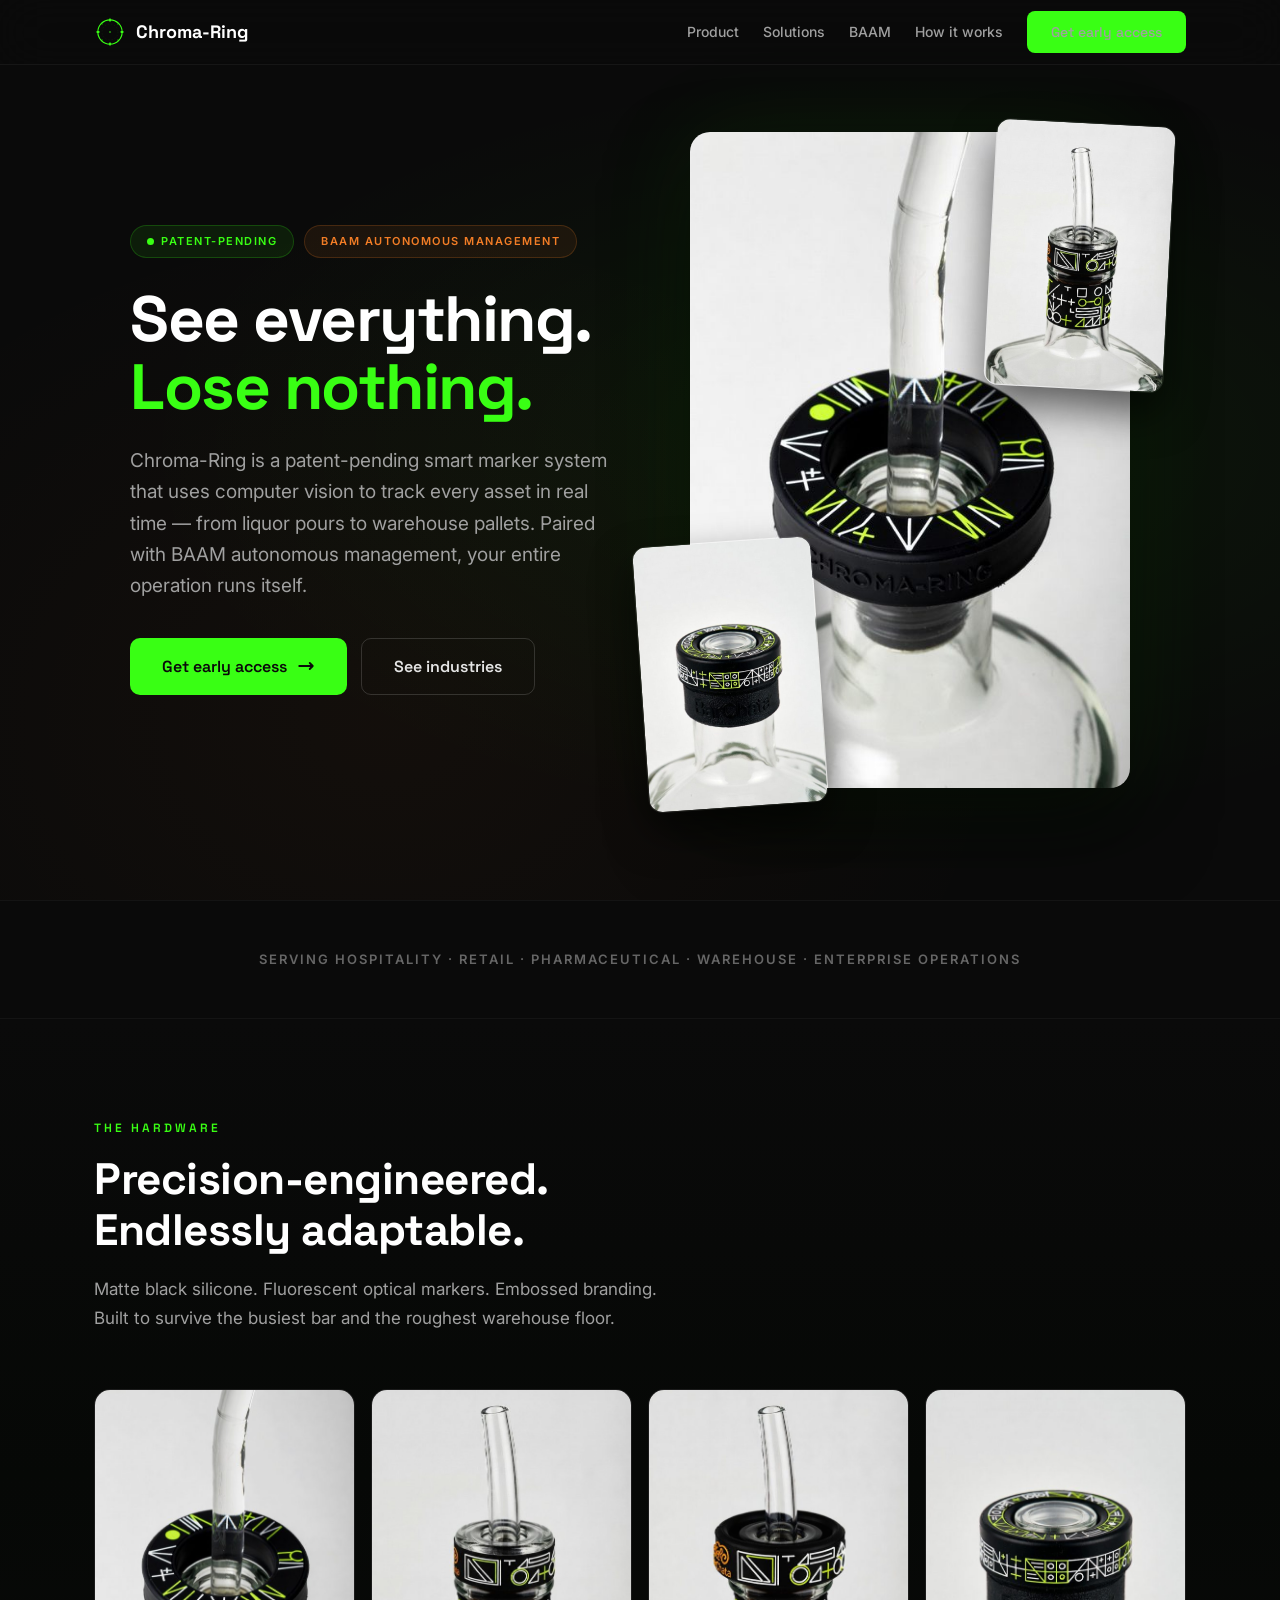
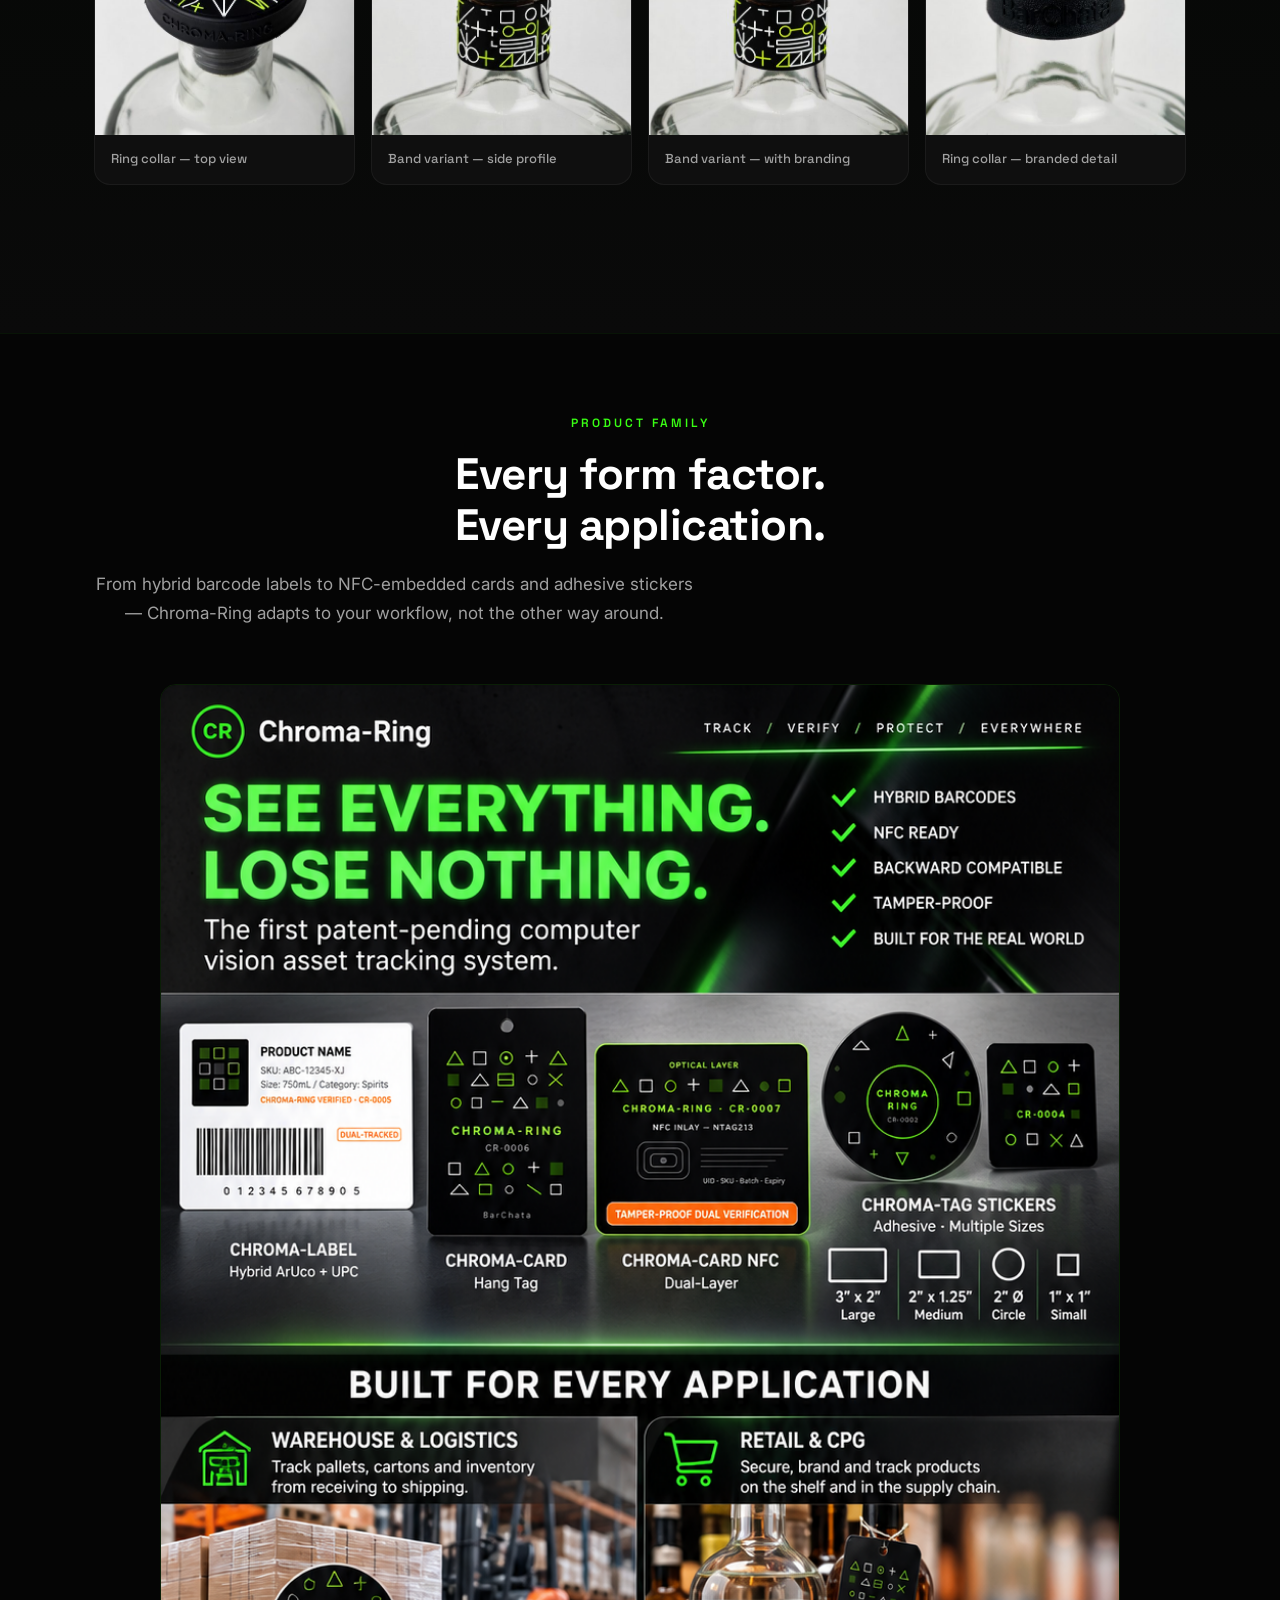
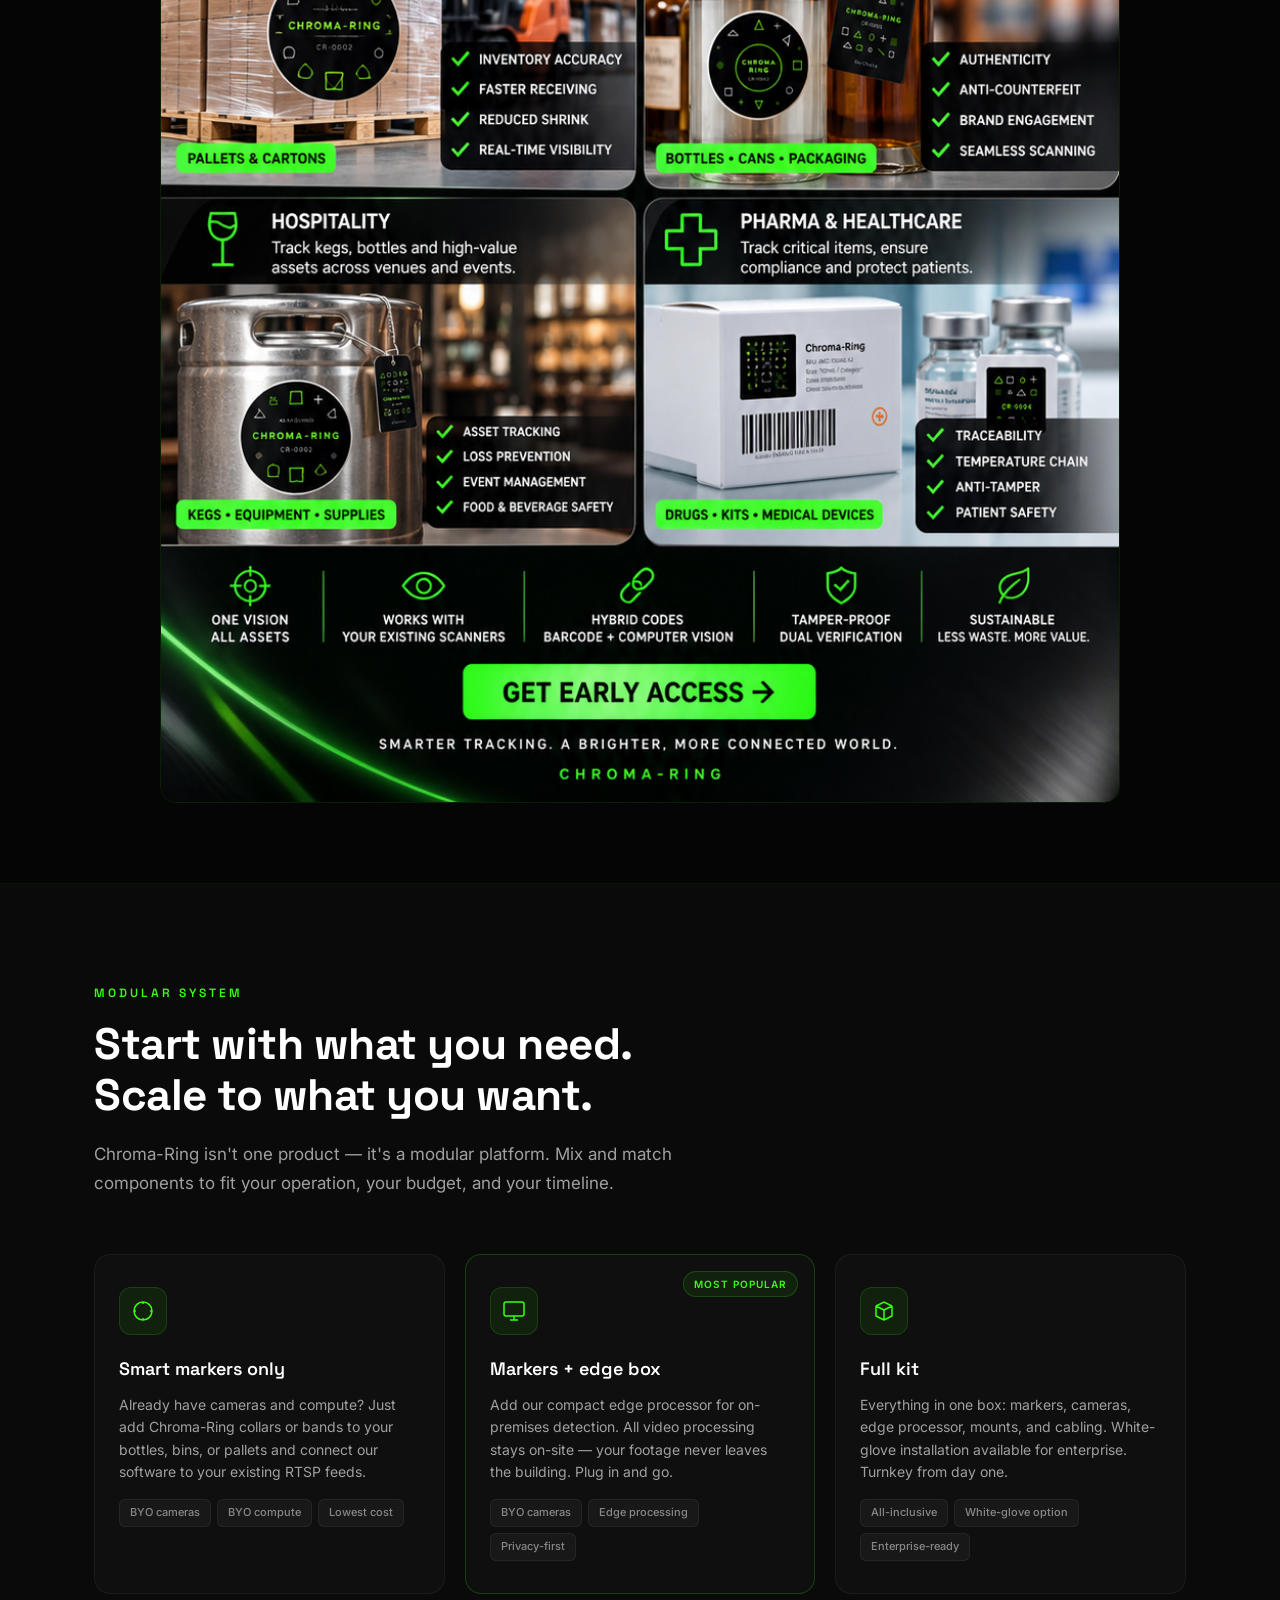
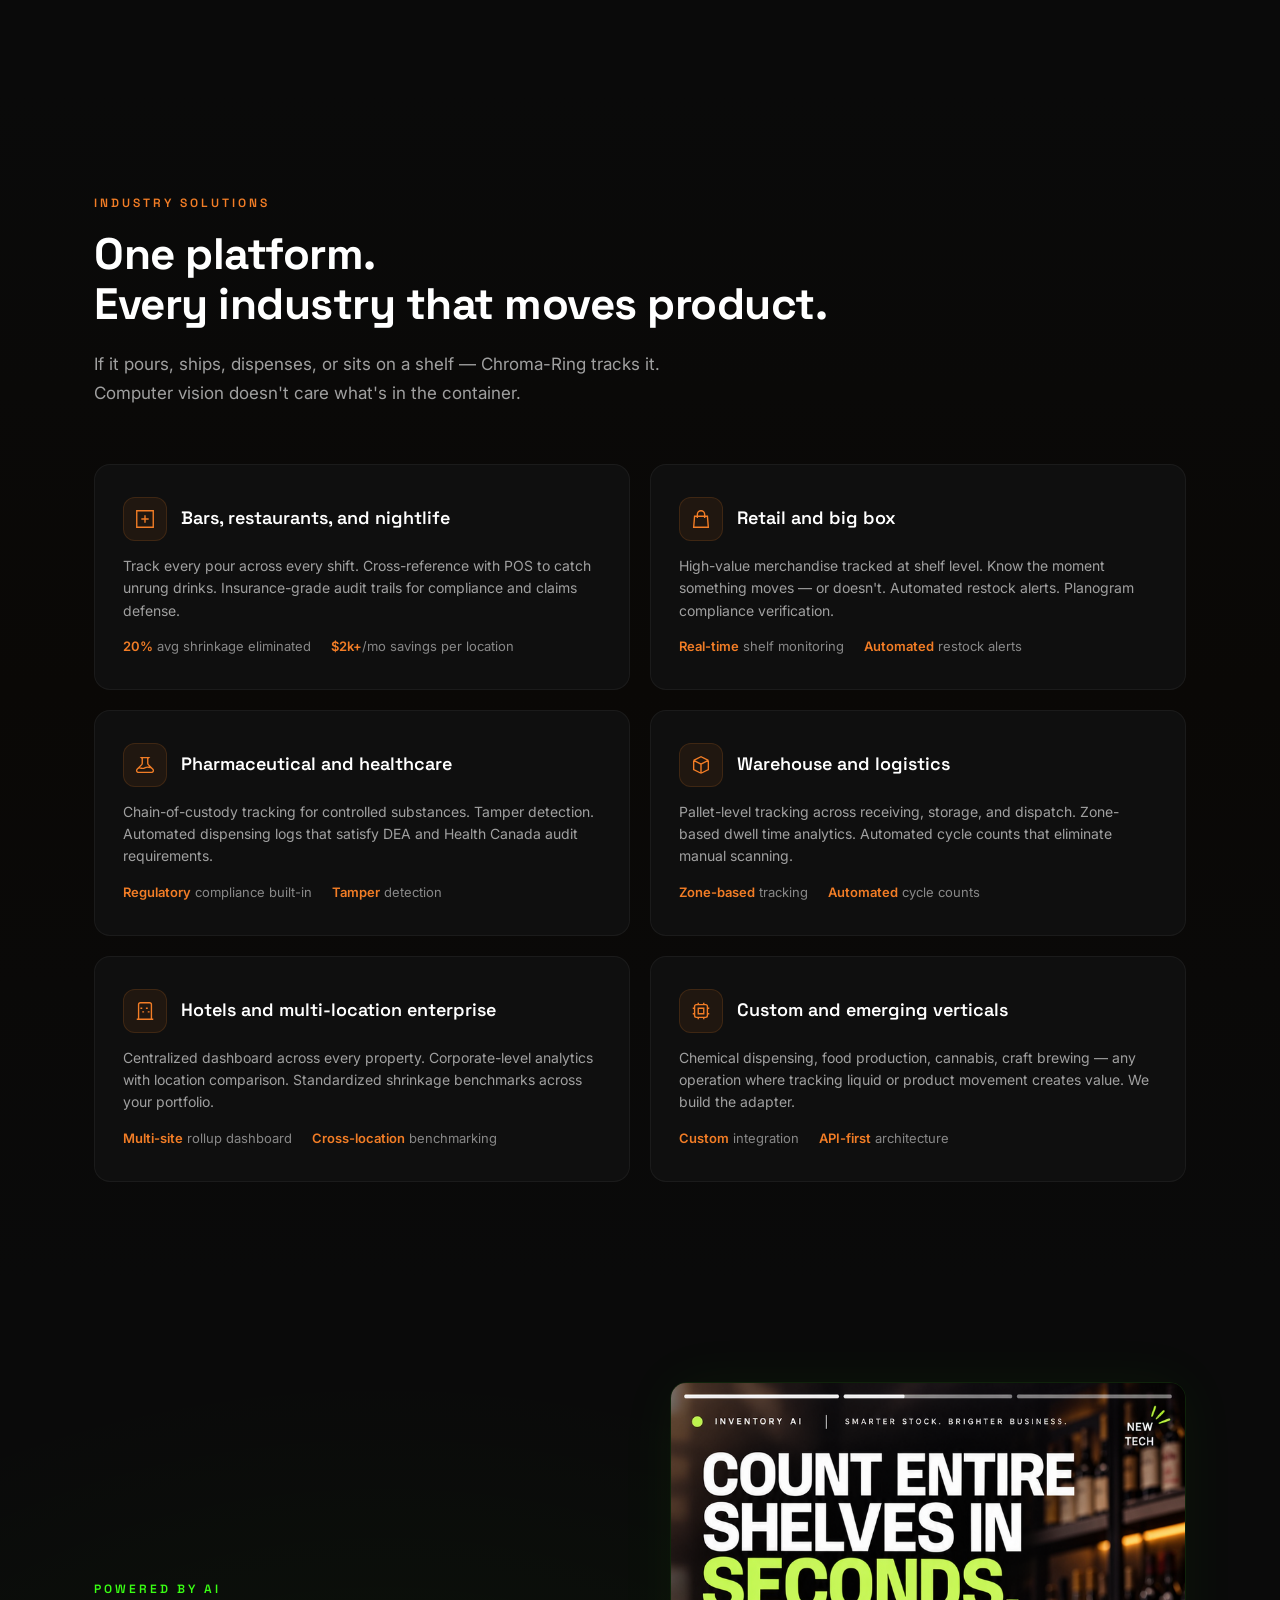
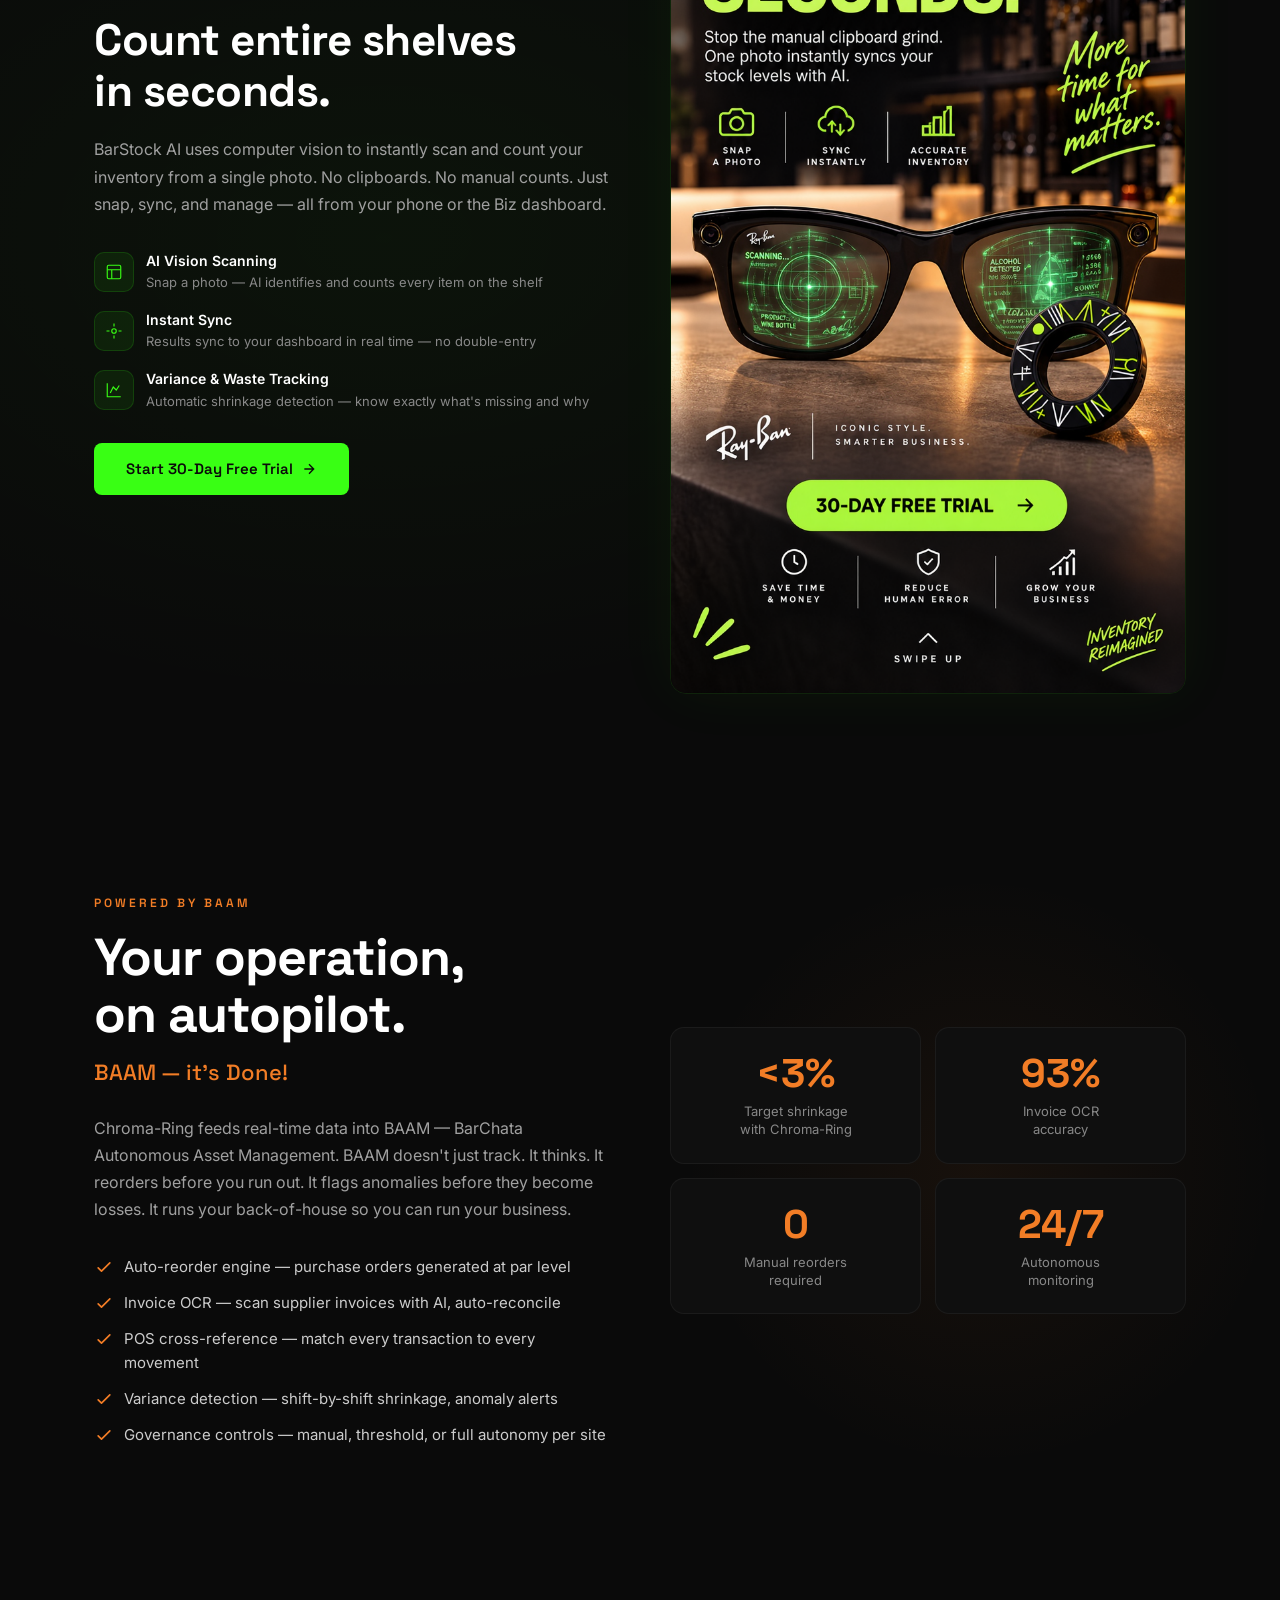
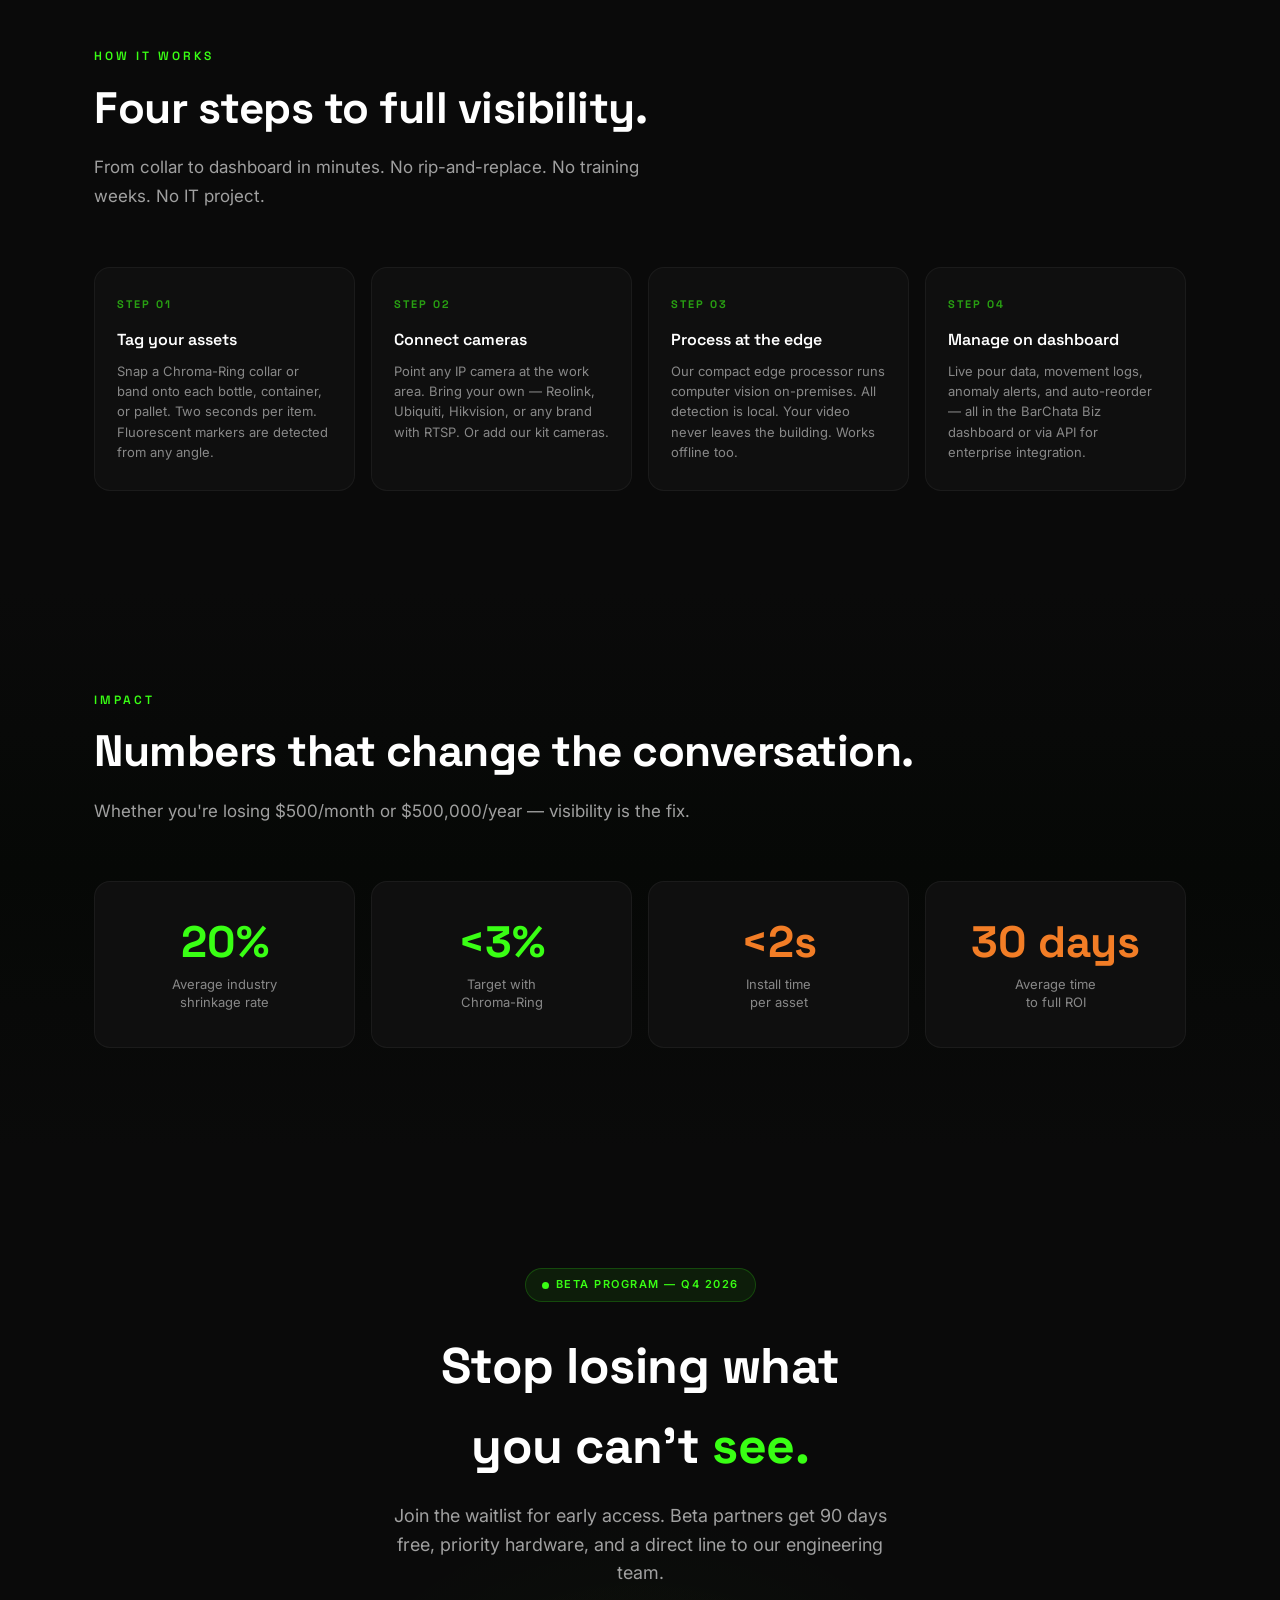
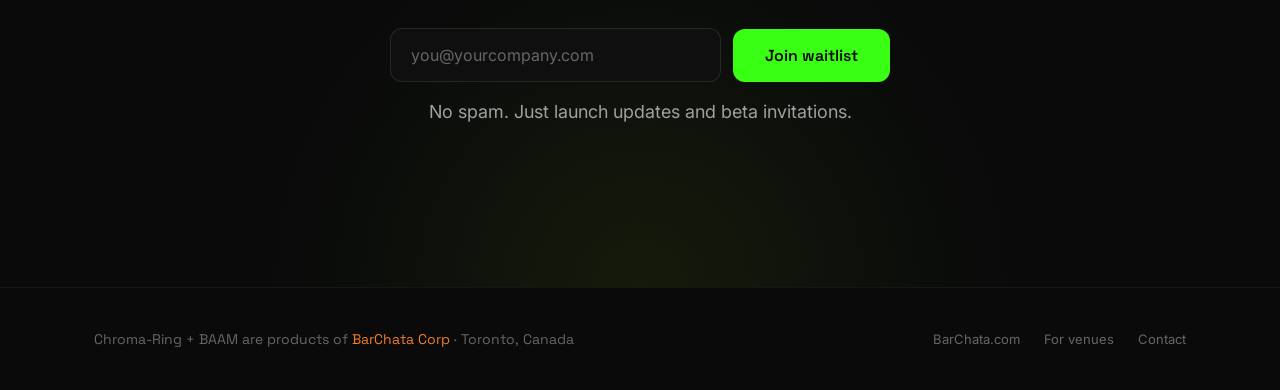
<file: chromaring/index.html>
<!DOCTYPE html>
<html lang="en">
<head>
<meta charset="UTF-8">
    <link rel="icon" href="/favicon.ico" sizes="any" />
    <link rel="icon" type="image/png" sizes="32x32" href="/favicon-32.png" />
    <link rel="icon" type="image/png" sizes="16x16" href="/favicon-16.png" />
    <link rel="apple-touch-icon" href="/apple-touch-icon.png" />
<meta name="viewport" content="width=device-width, initial-scale=1.0">
<title>Chroma-Ring + BAAM — See Everything. Lose Nothing. | BarChata</title>
<meta name="description" content="Chroma-Ring is a patent-pending smart marker system paired with BAAM autonomous asset management. Computer vision tracking for hospitality, retail, pharma, and warehouse operations.">
<meta property="og:title" content="Chroma-Ring + BAAM — See Everything. Lose Nothing.">
<meta property="og:description" content="Patent-pending smart marker technology with autonomous asset management. From pour tracking to pallet tracking.">
<meta property="og:type" content="website">
<meta property="og:url" content="https://barchata.com/chromaring">
<link rel="preconnect" href="https://fonts.googleapis.com">
<link rel="preconnect" href="https://fonts.gstatic.com" crossorigin>
<link href="https://fonts.googleapis.com/css2?family=Space+Grotesk:wght@400;500;600;700&family=Inter:wght@400;500;600&display=swap" rel="stylesheet">
<style>
*,*::before,*::after{box-sizing:border-box;margin:0;padding:0}
:root{
  --bg:#0A0A0A;
  --bg-card:#0F0F0F;
  --bg-card-hover:#151515;
  --neon:#39FF14;
  --neon-dim:rgba(57,255,20,0.25);
  --neon-subtle:rgba(57,255,20,0.08);
  --orange:#F27D26;
  --orange-dim:rgba(242,125,38,0.25);
  --orange-subtle:rgba(242,125,38,0.08);
  --white:#FFFFFF;
  --gray-50:#F5F5F5;
  --gray-100:#E5E5E5;
  --gray-200:#CCCCCC;
  --gray-300:#A0A0A0;
  --gray-400:#888888;
  --gray-500:#666666;
  --gray-700:#333333;
  --gray-800:#1A1A1A;
  --font-display:'Space Grotesk',sans-serif;
  --font-body:'Inter',sans-serif;
}
html{scroll-behavior:smooth}
@keyframes fadeUp{from{opacity:0;transform:translateY(20px)}to{opacity:1;transform:translateY(0)}}
body{
  background:var(--bg);color:var(--gray-100);
  font-family:var(--font-body);font-size:16px;line-height:1.6;
  -webkit-font-smoothing:antialiased;overflow-x:hidden;
}
a{color:inherit;text-decoration:none}
img{max-width:100%;display:block}

.container{max-width:1140px;margin:0 auto;padding:0 24px}

/* NAV */
nav{
  position:fixed;top:0;left:0;right:0;z-index:100;
  background:rgba(10,10,10,0.9);
  backdrop-filter:blur(24px);-webkit-backdrop-filter:blur(24px);
  border-bottom:1px solid rgba(255,255,255,0.05);
}
nav .container{display:flex;align-items:center;justify-content:space-between;height:64px}
.nav-logo{
  font-family:var(--font-display);font-weight:700;font-size:18px;color:var(--white);
  display:flex;align-items:center;gap:10px;
}
.nav-icon{flex-shrink:0}
.nav-links{display:flex;align-items:center;gap:24px}
.nav-links a{font-size:14px;font-weight:500;color:var(--gray-300);transition:color 0.2s}
.nav-links a:hover{color:var(--white)}
.nav-cta{
  background:var(--neon);color:var(--bg);font-family:var(--font-display);
  font-weight:600;font-size:14px;padding:10px 24px;border-radius:8px;
  border:none;cursor:pointer;transition:all 0.2s;
}
.nav-cta:hover{box-shadow:0 0 20px var(--neon-dim)}

/* HERO */
.hero{
  min-height:100vh;display:flex;align-items:center;
  padding:100px 0 80px;position:relative;overflow:hidden;
}
.hero::before{
  content:'';position:absolute;top:0;left:0;right:0;bottom:0;
  background:radial-gradient(ellipse at 70% 50%,rgba(57,255,20,0.06) 0%,transparent 60%),
             radial-gradient(ellipse at 30% 80%,rgba(242,125,38,0.04) 0%,transparent 50%);
  pointer-events:none;
}
.hero .container{
  display:grid;grid-template-columns:1fr 1fr;gap:60px;align-items:center;
  position:relative;z-index:1;
}
.hero-text{max-width:560px}
.badge-row{display:flex;gap:10px;flex-wrap:wrap;margin-bottom:28px}
.badge{
  display:inline-flex;align-items:center;gap:7px;
  border-radius:100px;padding:7px 16px;
  font-size:11px;font-weight:600;letter-spacing:1.5px;text-transform:uppercase;
}
.badge-patent{background:var(--neon-subtle);border:1px solid rgba(57,255,20,0.2);color:var(--neon)}
.badge-patent::before{
  content:'';width:7px;height:7px;background:var(--neon);border-radius:50%;
  animation:dot-pulse 2s ease-in-out infinite;
}
.badge-baam{background:var(--orange-subtle);border:1px solid rgba(242,125,38,0.2);color:var(--orange)}
@keyframes dot-pulse{0%,100%{opacity:1}50%{opacity:0.3}}

.hero h1{
  font-family:var(--font-display);font-weight:700;
  font-size:clamp(36px,5.5vw,64px);line-height:1.05;color:var(--white);
  margin-bottom:24px;letter-spacing:-1.5px;
}
.hero h1 .accent-green{color:var(--neon)}
.hero h1 .accent-orange{color:var(--orange)}
.hero .subtitle{
  font-size:clamp(16px,1.8vw,19px);color:var(--gray-300);
  line-height:1.65;margin-bottom:36px;max-width:480px;
}
.hero-ctas{display:flex;gap:14px;flex-wrap:wrap}
.btn-primary{
  display:inline-flex;align-items:center;gap:10px;
  background:var(--neon);color:var(--bg);font-family:var(--font-display);
  font-weight:600;font-size:16px;padding:15px 32px;border-radius:10px;
  border:none;cursor:pointer;transition:all 0.25s;
}
.btn-primary:hover{transform:translateY(-2px);box-shadow:0 8px 32px var(--neon-dim)}
.btn-secondary{
  display:inline-flex;align-items:center;gap:10px;
  background:transparent;color:var(--gray-100);font-family:var(--font-display);
  font-weight:600;font-size:16px;padding:15px 32px;border-radius:10px;
  border:1px solid rgba(255,255,255,0.15);cursor:pointer;transition:all 0.25s;
}
.btn-secondary:hover{border-color:rgba(255,255,255,0.3);background:rgba(255,255,255,0.03)}
.btn-arrow{width:18px;height:18px}

.hero-visual{position:relative;display:flex;justify-content:center;align-items:center}
.hero-img-main{
  width:100%;max-width:440px;border-radius:20px;
  box-shadow:0 40px 80px rgba(0,0,0,0.5),0 0 100px rgba(57,255,20,0.08);
}
.hero-img-float{
  position:absolute;width:180px;border-radius:14px;
  box-shadow:0 20px 40px rgba(0,0,0,0.6);
  border:1px solid rgba(255,255,255,0.08);
}
.hero-img-float.left{bottom:-20px;left:-30px;transform:rotate(-4deg)}
.hero-img-float.right{top:-10px;right:-20px;transform:rotate(3deg)}

/* TRUSTED BY BAR (social proof placeholder) */
.social-proof{
  padding:48px 0;border-top:1px solid rgba(255,255,255,0.04);
  border-bottom:1px solid rgba(255,255,255,0.04);
}
.social-proof .container{text-align:center}
.social-proof p{font-size:13px;color:var(--gray-500);letter-spacing:2px;text-transform:uppercase;font-weight:600}

/* SECTION DEFAULTS */
section{padding:100px 0;scroll-margin-top:72px}
.section-label{
  font-family:var(--font-display);font-size:12px;font-weight:600;
  letter-spacing:3px;text-transform:uppercase;margin-bottom:16px;
}
.label-green{color:var(--neon)}
.label-orange{color:var(--orange)}
.section-title{
  font-family:var(--font-display);font-weight:700;
  font-size:clamp(28px,4vw,44px);color:var(--white);
  line-height:1.15;margin-bottom:20px;letter-spacing:-0.5px;
}
.section-desc{
  font-size:17px;color:var(--gray-300);max-width:600px;
  line-height:1.7;margin-bottom:56px;
}

/* PRODUCT SHOWCASE */
.product-showcase{
  background:linear-gradient(180deg,var(--bg) 0%,#060806 50%,var(--bg) 100%);
}
.showcase-grid{
  display:grid;grid-template-columns:repeat(4,1fr);gap:16px;margin-bottom:48px;
}
.showcase-item{
  background:var(--bg-card);border:1px solid rgba(255,255,255,0.05);
  border-radius:16px;overflow:hidden;transition:all 0.3s;cursor:default;
}
.showcase-item:hover{border-color:rgba(57,255,20,0.15);transform:translateY(-4px)}
.showcase-item img{
  width:100%;aspect-ratio:3/4;object-fit:cover;
  filter:brightness(0.95);transition:filter 0.3s;
}
.showcase-item:hover img{filter:brightness(1.05)}
.showcase-item .caption{
  padding:14px 16px;
  font-family:var(--font-display);font-size:13px;font-weight:500;color:var(--gray-300);
}

/* MODULAR SYSTEM */
.modular{background:var(--bg)}
.modular-grid{
  display:grid;grid-template-columns:repeat(3,1fr);gap:20px;
}
.mod-card{
  background:var(--bg-card);border:1px solid rgba(255,255,255,0.05);
  border-radius:16px;padding:32px 24px;position:relative;overflow:hidden;
  transition:all 0.3s;
}
.mod-card:hover{border-color:rgba(57,255,20,0.12);background:var(--bg-card-hover)}
.mod-card.featured{border-color:rgba(57,255,20,0.2)}
.mod-card.featured::before{
  content:'Most popular';position:absolute;top:16px;right:16px;
  background:var(--neon-subtle);border:1px solid rgba(57,255,20,0.2);
  color:var(--neon);font-size:10px;font-weight:600;letter-spacing:1px;
  text-transform:uppercase;padding:4px 10px;border-radius:100px;
}
.mod-icon{
  width:48px;height:48px;border-radius:12px;
  display:flex;align-items:center;justify-content:center;
  margin-bottom:20px;
}
.mod-icon.green{background:var(--neon-subtle);border:1px solid rgba(57,255,20,0.15)}
.mod-icon.green svg{color:var(--neon)}
.mod-icon.orange{background:var(--orange-subtle);border:1px solid rgba(242,125,38,0.15)}
.mod-icon.orange svg{color:var(--orange)}
.mod-card h3{
  font-family:var(--font-display);font-weight:600;font-size:18px;
  color:var(--white);margin-bottom:10px;
}
.mod-card p{font-size:14px;color:var(--gray-300);line-height:1.6}
.mod-tags{display:flex;flex-wrap:wrap;gap:6px;margin-top:16px}
.mod-tag{
  font-size:11px;font-weight:500;padding:4px 10px;border-radius:6px;
  background:rgba(255,255,255,0.04);color:var(--gray-400);
  border:1px solid rgba(255,255,255,0.06);
}

/* VERTICALS */
.verticals{
  background:linear-gradient(180deg,var(--bg) 0%,#0A0806 50%,var(--bg) 100%);
}
.vert-grid{display:grid;grid-template-columns:repeat(2,1fr);gap:20px}
.vert-card{
  background:var(--bg-card);border:1px solid rgba(255,255,255,0.05);
  border-radius:16px;padding:32px 28px;transition:all 0.3s;
}
.vert-card:hover{border-color:rgba(242,125,38,0.15);background:var(--bg-card-hover)}
.vert-card .vert-header{display:flex;align-items:center;gap:14px;margin-bottom:14px}
.vert-card .vert-icon{
  width:44px;height:44px;border-radius:12px;
  background:var(--orange-subtle);border:1px solid rgba(242,125,38,0.15);
  display:flex;align-items:center;justify-content:center;flex-shrink:0;
}
.vert-card .vert-icon svg{color:var(--orange);width:22px;height:22px}
.vert-card h3{
  font-family:var(--font-display);font-weight:600;font-size:18px;color:var(--white);
}
.vert-card p{font-size:14px;color:var(--gray-300);line-height:1.6;margin-bottom:14px}
.vert-stats{display:flex;gap:20px}
.vert-stat{font-size:13px;color:var(--gray-400)}
.vert-stat strong{color:var(--orange);font-weight:600}

/* BAAM SECTION */
.baam-section{
  background:var(--bg);position:relative;overflow:hidden;
}
.baam-section::before{
  content:'';position:absolute;top:50%;right:0;
  width:600px;height:600px;transform:translateY(-50%);
  background:radial-gradient(circle,rgba(242,125,38,0.06) 0%,transparent 70%);
  pointer-events:none;
}
.baam-content{
  display:grid;grid-template-columns:1fr 1fr;gap:60px;align-items:center;
  position:relative;z-index:1;
}
.baam-text{max-width:520px}
.baam-tagline{
  font-family:var(--font-display);font-weight:700;
  font-size:clamp(32px,4.5vw,52px);color:var(--white);
  line-height:1.1;margin-bottom:12px;letter-spacing:-1px;
}
.baam-tagline em{font-style:normal;color:var(--orange)}
.baam-sub{
  font-family:var(--font-display);font-weight:500;
  font-size:22px;color:var(--orange);margin-bottom:24px;
}
.baam-desc{font-size:16px;color:var(--gray-300);line-height:1.7;margin-bottom:32px}
.baam-features{list-style:none;display:flex;flex-direction:column;gap:12px}
.baam-features li{
  display:flex;align-items:flex-start;gap:10px;
  font-size:15px;color:var(--gray-200);
}
.baam-features li svg{color:var(--orange);width:20px;height:20px;flex-shrink:0;margin-top:2px}
.baam-visual{
  display:grid;grid-template-columns:1fr 1fr;gap:14px;
}
.baam-stat-card{
  background:var(--bg-card);border:1px solid rgba(255,255,255,0.05);
  border-radius:14px;padding:24px 20px;text-align:center;
  transition:border-color 0.3s;
}
.baam-stat-card:hover{border-color:rgba(242,125,38,0.15)}
.baam-stat-card .val{
  font-family:var(--font-display);font-weight:700;
  font-size:clamp(28px,3.5vw,40px);color:var(--orange);
  line-height:1.1;margin-bottom:6px;
}
.baam-stat-card .lbl{font-size:13px;color:var(--gray-400);line-height:1.4}

/* HOW IT WORKS */
.how-section{background:var(--bg)}
.steps-row{
  display:grid;grid-template-columns:repeat(4,1fr);gap:16px;
}
.step-card{
  background:var(--bg-card);border:1px solid rgba(255,255,255,0.05);
  border-radius:16px;padding:28px 22px;position:relative;transition:all 0.3s;
}
.step-card:hover{border-color:rgba(57,255,20,0.12);background:var(--bg-card-hover)}
.step-num{
  font-family:var(--font-display);font-weight:700;font-size:11px;
  color:var(--neon);letter-spacing:2px;text-transform:uppercase;
  margin-bottom:14px;opacity:0.6;
}
.step-card h3{
  font-family:var(--font-display);font-weight:600;font-size:16px;
  color:var(--white);margin-bottom:8px;
}
.step-card p{font-size:13px;color:var(--gray-400);line-height:1.55}

/* NUMBERS */
.numbers{
  background:linear-gradient(180deg,var(--bg) 0%,#060806 50%,var(--bg) 100%);
}
.numbers-grid{display:grid;grid-template-columns:repeat(4,1fr);gap:16px}
.num-card{
  text-align:center;padding:36px 16px;
  background:var(--bg-card);border:1px solid rgba(255,255,255,0.05);
  border-radius:16px;transition:border-color 0.3s;
}
.num-card:hover{border-color:rgba(57,255,20,0.12)}
.num-card .value{
  font-family:var(--font-display);font-weight:700;
  font-size:clamp(28px,3.5vw,44px);line-height:1.1;margin-bottom:8px;
}
.num-card .value.green{color:var(--neon)}
.num-card .value.orange{color:var(--orange)}
.num-card .label{font-size:13px;color:var(--gray-400);line-height:1.4}

/* CTA */
.cta-section{padding:120px 0;text-align:center;position:relative;scroll-margin-top:72px}
.cta-section::before{
  content:'';position:absolute;bottom:0;left:50%;
  width:900px;height:450px;transform:translateX(-50%);
  background:radial-gradient(ellipse at bottom,rgba(57,255,20,0.05) 0%,transparent 60%),
             radial-gradient(ellipse at bottom,rgba(242,125,38,0.04) 0%,transparent 50%);
  pointer-events:none;
}
.cta-content{position:relative;z-index:1}
.cta-section h2{
  font-family:var(--font-display);font-weight:700;
  font-size:clamp(30px,4.5vw,50px);color:var(--white);
  margin-bottom:16px;letter-spacing:-0.5px;
}
.cta-section h2 em{font-style:normal;color:var(--neon)}
.cta-section>p,.cta-content>p{
  font-size:18px;color:var(--gray-300);margin-bottom:40px;
  max-width:520px;margin-left:auto;margin-right:auto;
}
.waitlist-form{display:flex;align-items:center;gap:12px;max-width:500px;margin:0 auto}
.waitlist-form input{
  flex:1;background:var(--bg-card);border:1px solid rgba(255,255,255,0.1);
  border-radius:12px;padding:16px 20px;font-size:16px;color:var(--white);
  font-family:var(--font-body);outline:none;transition:border-color 0.2s;
}
.waitlist-form input::placeholder{color:var(--gray-500)}
.waitlist-form input:focus{border-color:var(--neon)}
.waitlist-form button{
  background:var(--neon);color:var(--bg);font-family:var(--font-display);
  font-weight:600;font-size:16px;padding:16px 32px;border-radius:12px;
  border:none;cursor:pointer;white-space:nowrap;transition:all 0.25s;
}
.waitlist-form button:hover{box-shadow:0 4px 24px var(--neon-dim);transform:translateY(-1px)}
.cta-note{font-size:13px;color:var(--gray-500);margin-top:16px}

/* FOOTER */
footer{padding:40px 0;border-top:1px solid rgba(255,255,255,0.05)}
footer .container{display:flex;align-items:center;justify-content:space-between}
footer .brand{font-family:var(--font-display);font-size:14px;color:var(--gray-500)}
footer .brand a{color:var(--orange);transition:color 0.2s}
footer .brand a:hover{color:var(--white)}
footer .links{display:flex;gap:24px}
footer .links a{font-size:13px;color:var(--gray-500);transition:color 0.2s}
footer .links a:hover{color:var(--gray-300)}

/* RESPONSIVE */
@media(max-width:1024px){
  .hero .container{grid-template-columns:1fr;text-align:center}
  .hero-text{max-width:100%}
  .hero .subtitle{margin-left:auto;margin-right:auto}
  .hero-ctas{justify-content:center}
  .badge-row{justify-content:center}
  .hero-visual{margin-top:40px}
  .hero-img-float.left{left:10px;bottom:-10px}
  .hero-img-float.right{right:10px;top:0}
  .baam-content{grid-template-columns:1fr}
  .baam-visual{max-width:400px}
}
@media(max-width:900px){
  .showcase-grid{grid-template-columns:repeat(2,1fr)}
  .modular-grid{grid-template-columns:1fr}
  .vert-grid{grid-template-columns:1fr}
  .steps-row{grid-template-columns:repeat(2,1fr)}
  .numbers-grid{grid-template-columns:repeat(2,1fr)}
  .nav-links{display:none}
}
@media(max-width:600px){
  .hero{padding:90px 0 50px}
  .showcase-grid{grid-template-columns:1fr 1fr}
  .steps-row{grid-template-columns:1fr}
  .numbers-grid{grid-template-columns:1fr 1fr}
  .waitlist-form{flex-direction:column}
  .waitlist-form button{width:100%}
  footer .container{flex-direction:column;gap:16px;text-align:center}
  footer .links{justify-content:center}
  section{padding:64px 0}
  section [style*="grid-template-columns:1fr 1fr"]{grid-template-columns:1fr !important}
  .baam-visual{grid-template-columns:1fr 1fr}
  .hero-img-float{display:none}
}
@media(prefers-reduced-motion:reduce){
  *,*::before,*::after{animation-duration:0.01ms!important;animation-iteration-count:1!important;transition-duration:0.01ms!important}
}
</style>
</head>
<body>

<!-- NAV -->
<nav>
  <div class="container">
    <a href="/chromaring/" class="nav-logo">
      <svg class="nav-icon" xmlns="http://www.w3.org/2000/svg" viewBox="0 0 100 100" width="32" height="32">
        <circle cx="50" cy="50" r="38" stroke="#39FF14" fill="none" stroke-width="3.5"/>
        <circle cx="50" cy="50" r="25" stroke="#39FF14" fill="none" stroke-width="0.9" stroke-dasharray="4 6" opacity="0.25"/>
        <rect x="47.2" y="8" width="5.6" height="9" rx="1" fill="#39FF14"/>
        <rect x="47.2" y="83" width="5.6" height="9" rx="1" fill="#39FF14"/>
        <rect x="83" y="47.2" width="9" height="5.6" rx="1" fill="#39FF14"/>
        <rect x="8" y="47.2" width="9" height="5.6" rx="1" fill="#39FF14"/>
        <g transform="rotate(45 50 50)">
          <rect x="47.8" y="10" width="4.4" height="7" rx="0.75" fill="#39FF14" opacity="0.45"/>
          <rect x="47.8" y="83" width="4.4" height="7" rx="0.75" fill="#39FF14" opacity="0.45"/>
          <rect x="83" y="47.8" width="7" height="4.4" rx="0.75" fill="#39FF14" opacity="0.45"/>
          <rect x="10" y="47.8" width="7" height="4.4" rx="0.75" fill="#39FF14" opacity="0.45"/>
        </g>
        <circle cx="50" cy="50" r="3.5" fill="#39FF14" opacity="0.5"/>
      </svg>
      Chroma-Ring
    </a>
    <div class="nav-links">
      <a href="#product">Product</a>
      <a href="#solutions">Solutions</a>
      <a href="#baam">BAAM</a>
      <a href="#how">How it works</a>
      <a href="#waitlist" class="nav-cta">Get early access</a>
    </div>
  </div>
</nav>

<!-- HERO -->
<section class="hero">
  <div class="container">
    <div class="hero-text">
      <div class="badge-row">
        <span class="badge badge-patent">Patent-pending</span>
        <span class="badge badge-baam">BAAM autonomous management</span>
      </div>
      <h1>See everything.<br><span class="accent-green">Lose nothing.</span></h1>
      <p class="subtitle">Chroma-Ring is a patent-pending smart marker system that uses computer vision to track every asset in real time — from liquor pours to warehouse pallets. Paired with BAAM autonomous management, your entire operation runs itself.</p>
      <div class="hero-ctas">
        <a href="#waitlist" class="btn-primary">
          Get early access
          <svg class="btn-arrow" xmlns="http://www.w3.org/2000/svg" fill="none" viewBox="0 0 24 24" stroke="currentColor" stroke-width="2.5"><path stroke-linecap="round" stroke-linejoin="round" d="M17 8l4 4m0 0l-4 4m4-4H3"/></svg>
        </a>
        <a href="#solutions" class="btn-secondary">See industries</a>
      </div>
    </div>
    <div class="hero-visual">
      <img class="hero-img-main" src="/chromaring/img/ring-top.jpg" alt="Chroma-Ring smart bottle collar — top view showing ArUco optical markers in fluorescent green on matte black silicone">
      <img class="hero-img-float left" src="/chromaring/img/ring-bottom.jpg" alt="Chroma-Ring side view showing embossed BarChata branding">
      <img class="hero-img-float right" src="/chromaring/img/band-side-1.jpg" alt="Chroma-Ring band variant with dense marker pattern">
    </div>
  </div>
</section>

<!-- SOCIAL PROOF -->
<div class="social-proof">
  <div class="container">
    <p>Serving hospitality &middot; retail &middot; pharmaceutical &middot; warehouse &middot; enterprise operations</p>
  </div>
</div>

<!-- PRODUCT SHOWCASE -->
<section class="product-showcase" id="product">
  <div class="container">
    <div class="section-label label-green">The hardware</div>
    <h2 class="section-title">Precision-engineered.<br>Endlessly adaptable.</h2>
    <p class="section-desc">Matte black silicone. Fluorescent optical markers. Embossed branding. Built to survive the busiest bar and the roughest warehouse floor.</p>

    <div class="showcase-grid">
      <div class="showcase-item">
        <img src="/chromaring/img/ring-top.jpg" alt="Ring collar — top-down view with pour spout">
        <div class="caption">Ring collar — top view</div>
      </div>
      <div class="showcase-item">
        <img src="/chromaring/img/band-side-1.jpg" alt="Band variant — dense marker pattern side view">
        <div class="caption">Band variant — side profile</div>
      </div>
      <div class="showcase-item">
        <img src="/chromaring/img/band-side-2.jpg" alt="Band variant — alternative angle showing BarChata logo">
        <div class="caption">Band variant — with branding</div>
      </div>
      <div class="showcase-item">
        <img src="/chromaring/img/ring-bottom.jpg" alt="Ring collar — embossed BarChata branding and marker detail">
        <div class="caption">Ring collar — branded detail</div>
      </div>
    </div>
  </div>
</section>

<!-- PRODUCT FAMILY -->
<section style="padding:80px 0;background:#050505;border-top:1px solid rgba(57,255,20,0.06);border-bottom:1px solid rgba(57,255,20,0.06)">
  <div class="container" style="text-align:center">
    <div class="section-label label-green">Product family</div>
    <h2 class="section-title">Every form factor.<br>Every application.</h2>
    <p class="section-desc">From hybrid barcode labels to NFC-embedded cards and adhesive stickers — Chroma-Ring adapts to your workflow, not the other way around.</p>
    <div style="margin:48px auto 0;max-width:960px;border-radius:16px;overflow:hidden;border:1px solid rgba(57,255,20,0.1)">
      <img src="/chromaring/img/chromaring-product-family.png" alt="Chroma-Ring product family — labels, cards, NFC, stickers across warehouse, retail, hospitality, pharma" style="width:100%;display:block">
    </div>
  </div>
</section>

<!-- MODULAR SYSTEM -->
<section class="modular">
  <div class="container">
    <div class="section-label label-green">Modular system</div>
    <h2 class="section-title">Start with what you need.<br>Scale to what you want.</h2>
    <p class="section-desc">Chroma-Ring isn't one product — it's a modular platform. Mix and match components to fit your operation, your budget, and your timeline.</p>

    <div class="modular-grid">
      <div class="mod-card">
        <div class="mod-icon green">
          <svg xmlns="http://www.w3.org/2000/svg" width="24" height="24" fill="none" viewBox="0 0 24 24" stroke="currentColor" stroke-width="1.5"><circle cx="12" cy="12" r="9"/><path d="M12 3v2m0 14v2M3 12h2m14 0h2"/></svg>
        </div>
        <h3>Smart markers only</h3>
        <p>Already have cameras and compute? Just add Chroma-Ring collars or bands to your bottles, bins, or pallets and connect our software to your existing RTSP feeds.</p>
        <div class="mod-tags"><span class="mod-tag">BYO cameras</span><span class="mod-tag">BYO compute</span><span class="mod-tag">Lowest cost</span></div>
      </div>
      <div class="mod-card featured">
        <div class="mod-icon green">
          <svg xmlns="http://www.w3.org/2000/svg" width="24" height="24" fill="none" viewBox="0 0 24 24" stroke="currentColor" stroke-width="1.5"><rect x="2" y="3" width="20" height="14" rx="2"/><path d="M8 21h8m-4-4v4"/></svg>
        </div>
        <h3>Markers + edge box</h3>
        <p>Add our compact edge processor for on-premises detection. All video processing stays on-site — your footage never leaves the building. Plug in and go.</p>
        <div class="mod-tags"><span class="mod-tag">BYO cameras</span><span class="mod-tag">Edge processing</span><span class="mod-tag">Privacy-first</span></div>
      </div>
      <div class="mod-card">
        <div class="mod-icon green">
          <svg xmlns="http://www.w3.org/2000/svg" width="24" height="24" fill="none" viewBox="0 0 24 24" stroke="currentColor" stroke-width="1.5"><path d="M20 7l-8-4-8 4m16 0l-8 4m8-4v10l-8 4m0-10L4 7m8 4v10M4 7v10l8 4"/></svg>
        </div>
        <h3>Full kit</h3>
        <p>Everything in one box: markers, cameras, edge processor, mounts, and cabling. White-glove installation available for enterprise. Turnkey from day one.</p>
        <div class="mod-tags"><span class="mod-tag">All-inclusive</span><span class="mod-tag">White-glove option</span><span class="mod-tag">Enterprise-ready</span></div>
      </div>
    </div>
  </div>
</section>

<!-- INDUSTRY VERTICALS -->
<section class="verticals" id="solutions">
  <div class="container">
    <div class="section-label label-orange">Industry solutions</div>
    <h2 class="section-title">One platform.<br>Every industry that moves product.</h2>
    <p class="section-desc">If it pours, ships, dispenses, or sits on a shelf — Chroma-Ring tracks it. Computer vision doesn't care what's in the container.</p>

    <div class="vert-grid">
      <div class="vert-card">
        <div class="vert-header">
          <div class="vert-icon">
            <svg xmlns="http://www.w3.org/2000/svg" fill="none" viewBox="0 0 24 24" stroke="currentColor" stroke-width="1.5"><path d="M3 3h18v18H3zM12 8v8m-4-4h8"/></svg>
          </div>
          <h3>Bars, restaurants, and nightlife</h3>
        </div>
        <p>Track every pour across every shift. Cross-reference with POS to catch unrung drinks. Insurance-grade audit trails for compliance and claims defense.</p>
        <div class="vert-stats">
          <span class="vert-stat"><strong>20%</strong> avg shrinkage eliminated</span>
          <span class="vert-stat"><strong>$2k+</strong>/mo savings per location</span>
        </div>
      </div>
      <div class="vert-card">
        <div class="vert-header">
          <div class="vert-icon">
            <svg xmlns="http://www.w3.org/2000/svg" fill="none" viewBox="0 0 24 24" stroke="currentColor" stroke-width="1.5"><path d="M16 11V7a4 4 0 00-8 0v4M5 9h14l1 12H4L5 9z"/></svg>
          </div>
          <h3>Retail and big box</h3>
        </div>
        <p>High-value merchandise tracked at shelf level. Know the moment something moves — or doesn't. Automated restock alerts. Planogram compliance verification.</p>
        <div class="vert-stats">
          <span class="vert-stat"><strong>Real-time</strong> shelf monitoring</span>
          <span class="vert-stat"><strong>Automated</strong> restock alerts</span>
        </div>
      </div>
      <div class="vert-card">
        <div class="vert-header">
          <div class="vert-icon">
            <svg xmlns="http://www.w3.org/2000/svg" fill="none" viewBox="0 0 24 24" stroke="currentColor" stroke-width="1.5"><path d="M19.428 15.428a2 2 0 00-1.022-.547l-2.387-.477a6 6 0 00-3.86.517l-.318.158a6 6 0 01-3.86.517L6.05 15.21a2 2 0 00-1.806.547M8 4h8l-1 1v5.172a2 2 0 00.586 1.414l5 5c1.26 1.26.367 3.414-1.415 3.414H4.828c-1.782 0-2.674-2.154-1.414-3.414l5-5A2 2 0 009 10.172V5L8 4z"/></svg>
          </div>
          <h3>Pharmaceutical and healthcare</h3>
        </div>
        <p>Chain-of-custody tracking for controlled substances. Tamper detection. Automated dispensing logs that satisfy DEA and Health Canada audit requirements.</p>
        <div class="vert-stats">
          <span class="vert-stat"><strong>Regulatory</strong> compliance built-in</span>
          <span class="vert-stat"><strong>Tamper</strong> detection</span>
        </div>
      </div>
      <div class="vert-card">
        <div class="vert-header">
          <div class="vert-icon">
            <svg xmlns="http://www.w3.org/2000/svg" fill="none" viewBox="0 0 24 24" stroke="currentColor" stroke-width="1.5"><path d="M20 7l-8-4-8 4m16 0l-8 4m8-4v10l-8 4m0-10L4 7m8 4v10M4 7v10l8 4"/></svg>
          </div>
          <h3>Warehouse and logistics</h3>
        </div>
        <p>Pallet-level tracking across receiving, storage, and dispatch. Zone-based dwell time analytics. Automated cycle counts that eliminate manual scanning.</p>
        <div class="vert-stats">
          <span class="vert-stat"><strong>Zone-based</strong> tracking</span>
          <span class="vert-stat"><strong>Automated</strong> cycle counts</span>
        </div>
      </div>
      <div class="vert-card">
        <div class="vert-header">
          <div class="vert-icon">
            <svg xmlns="http://www.w3.org/2000/svg" fill="none" viewBox="0 0 24 24" stroke="currentColor" stroke-width="1.5"><path d="M19 21V5a2 2 0 00-2-2H7a2 2 0 00-2 2v16m14 0H5m14 0h2M5 21H3m4-12h2m4 0h2m-6 4h2m4 0h2"/></svg>
          </div>
          <h3>Hotels and multi-location enterprise</h3>
        </div>
        <p>Centralized dashboard across every property. Corporate-level analytics with location comparison. Standardized shrinkage benchmarks across your portfolio.</p>
        <div class="vert-stats">
          <span class="vert-stat"><strong>Multi-site</strong> rollup dashboard</span>
          <span class="vert-stat"><strong>Cross-location</strong> benchmarking</span>
        </div>
      </div>
      <div class="vert-card">
        <div class="vert-header">
          <div class="vert-icon">
            <svg xmlns="http://www.w3.org/2000/svg" fill="none" viewBox="0 0 24 24" stroke="currentColor" stroke-width="1.5"><path d="M9 3v2m6-2v2M9 19v2m6-2v2M5 9H3m2 6H3m18-6h-2m2 6h-2M7 19h10a2 2 0 002-2V7a2 2 0 00-2-2H7a2 2 0 00-2 2v10a2 2 0 002 2zM9 9h6v6H9V9z"/></svg>
          </div>
          <h3>Custom and emerging verticals</h3>
        </div>
        <p>Chemical dispensing, food production, cannabis, craft brewing — any operation where tracking liquid or product movement creates value. We build the adapter.</p>
        <div class="vert-stats">
          <span class="vert-stat"><strong>Custom</strong> integration</span>
          <span class="vert-stat"><strong>API-first</strong> architecture</span>
        </div>
      </div>
    </div>
  </div>
</section>

<!-- BARSTOCK AI -->
<section style="padding:100px 0;background:var(--bg);position:relative;overflow:hidden">
  <div style="position:absolute;top:0;left:0;right:0;bottom:0;background:radial-gradient(ellipse at 30% 50%,rgba(57,255,20,0.04) 0%,transparent 60%);pointer-events:none"></div>
  <div class="container" style="position:relative;z-index:1">
    <div style="display:grid;grid-template-columns:1fr 1fr;gap:60px;align-items:center">
      <div>
        <div class="section-label label-green">Powered by AI</div>
        <h2 class="section-title">Count entire shelves<br>in seconds.</h2>
        <p style="color:var(--gray-300);font-size:16px;line-height:1.7;margin-bottom:32px">
          BarStock AI uses computer vision to instantly scan and count your inventory from a single photo. No clipboards. No manual counts. Just snap, sync, and manage — all from your phone or the Biz dashboard.
        </p>
        <div style="display:flex;flex-direction:column;gap:16px;margin-bottom:32px">
          <div style="display:flex;align-items:center;gap:12px">
            <div style="width:40px;height:40px;border-radius:10px;background:var(--neon-subtle);border:1px solid rgba(57,255,20,0.15);display:flex;align-items:center;justify-content:center;flex-shrink:0">
              <svg width="18" height="18" viewBox="0 0 24 24" fill="none" stroke="var(--neon)" stroke-width="1.5"><rect x="3" y="3" width="18" height="18" rx="2"/><path d="M3 9h18M9 21V9"/></svg>
            </div>
            <div>
              <div style="color:var(--white);font-weight:600;font-size:14px">AI Vision Scanning</div>
              <div style="color:var(--gray-400);font-size:13px">Snap a photo — AI identifies and counts every item on the shelf</div>
            </div>
          </div>
          <div style="display:flex;align-items:center;gap:12px">
            <div style="width:40px;height:40px;border-radius:10px;background:var(--neon-subtle);border:1px solid rgba(57,255,20,0.15);display:flex;align-items:center;justify-content:center;flex-shrink:0">
              <svg width="18" height="18" viewBox="0 0 24 24" fill="none" stroke="var(--neon)" stroke-width="1.5"><path d="M12 2v4m0 12v4M2 12h4m12 0h4"/><circle cx="12" cy="12" r="3"/></svg>
            </div>
            <div>
              <div style="color:var(--white);font-weight:600;font-size:14px">Instant Sync</div>
              <div style="color:var(--gray-400);font-size:13px">Results sync to your dashboard in real time — no double-entry</div>
            </div>
          </div>
          <div style="display:flex;align-items:center;gap:12px">
            <div style="width:40px;height:40px;border-radius:10px;background:var(--neon-subtle);border:1px solid rgba(57,255,20,0.15);display:flex;align-items:center;justify-content:center;flex-shrink:0">
              <svg width="18" height="18" viewBox="0 0 24 24" fill="none" stroke="var(--neon)" stroke-width="1.5"><path d="M3 3v18h18"/><path d="M7 16l4-8 4 4 4-6"/></svg>
            </div>
            <div>
              <div style="color:var(--white);font-weight:600;font-size:14px">Variance &amp; Waste Tracking</div>
              <div style="color:var(--gray-400);font-size:13px">Automatic shrinkage detection — know exactly what's missing and why</div>
            </div>
          </div>
        </div>
        <a href="https://biz.barchata.com/signup" class="nav-cta" style="display:inline-flex;align-items:center;gap:8px;font-size:15px;padding:14px 32px">
          Start 30-Day Free Trial
          <svg width="16" height="16" viewBox="0 0 24 24" fill="none" stroke="currentColor" stroke-width="2"><path d="M5 12h14m-7-7l7 7-7 7"/></svg>
        </a>
      </div>
      <div style="border-radius:16px;overflow:hidden;border:1px solid rgba(57,255,20,0.1);box-shadow:0 0 60px rgba(57,255,20,0.05)">
        <img src="/chromaring/img/barstock-ai-hero.png" alt="BarStock AI — count entire shelves in seconds with computer vision" style="width:100%;display:block">
      </div>
    </div>
  </div>
</section>

<!-- BAAM SECTION -->
<section class="baam-section" id="baam">
  <div class="container">
    <div class="baam-content">
      <div class="baam-text">
        <div class="section-label label-orange">Powered by BAAM</div>
        <div class="baam-tagline">Your operation,<br>on autopilot.</div>
        <div class="baam-sub">BAAM &mdash; it's Done!</div>
        <p class="baam-desc">Chroma-Ring feeds real-time data into BAAM — BarChata Autonomous Asset Management. BAAM doesn't just track. It thinks. It reorders before you run out. It flags anomalies before they become losses. It runs your back-of-house so you can run your business.</p>
        <ul class="baam-features">
          <li>
            <svg xmlns="http://www.w3.org/2000/svg" fill="none" viewBox="0 0 24 24" stroke="currentColor" stroke-width="2"><path stroke-linecap="round" stroke-linejoin="round" d="M5 13l4 4L19 7"/></svg>
            Auto-reorder engine — purchase orders generated at par level
          </li>
          <li>
            <svg xmlns="http://www.w3.org/2000/svg" fill="none" viewBox="0 0 24 24" stroke="currentColor" stroke-width="2"><path stroke-linecap="round" stroke-linejoin="round" d="M5 13l4 4L19 7"/></svg>
            Invoice OCR — scan supplier invoices with AI, auto-reconcile
          </li>
          <li>
            <svg xmlns="http://www.w3.org/2000/svg" fill="none" viewBox="0 0 24 24" stroke="currentColor" stroke-width="2"><path stroke-linecap="round" stroke-linejoin="round" d="M5 13l4 4L19 7"/></svg>
            POS cross-reference — match every transaction to every movement
          </li>
          <li>
            <svg xmlns="http://www.w3.org/2000/svg" fill="none" viewBox="0 0 24 24" stroke="currentColor" stroke-width="2"><path stroke-linecap="round" stroke-linejoin="round" d="M5 13l4 4L19 7"/></svg>
            Variance detection — shift-by-shift shrinkage, anomaly alerts
          </li>
          <li>
            <svg xmlns="http://www.w3.org/2000/svg" fill="none" viewBox="0 0 24 24" stroke="currentColor" stroke-width="2"><path stroke-linecap="round" stroke-linejoin="round" d="M5 13l4 4L19 7"/></svg>
            Governance controls — manual, threshold, or full autonomy per site
          </li>
        </ul>
      </div>
      <div class="baam-visual">
        <div class="baam-stat-card">
          <div class="val">&lt;3%</div>
          <div class="lbl">Target shrinkage<br>with Chroma-Ring</div>
        </div>
        <div class="baam-stat-card">
          <div class="val">93%</div>
          <div class="lbl">Invoice OCR<br>accuracy</div>
        </div>
        <div class="baam-stat-card">
          <div class="val">0</div>
          <div class="lbl">Manual reorders<br>required</div>
        </div>
        <div class="baam-stat-card">
          <div class="val">24/7</div>
          <div class="lbl">Autonomous<br>monitoring</div>
        </div>
      </div>
    </div>
  </div>
</section>

<!-- HOW IT WORKS -->
<section class="how-section" id="how">
  <div class="container">
    <div class="section-label label-green">How it works</div>
    <h2 class="section-title">Four steps to full visibility.</h2>
    <p class="section-desc">From collar to dashboard in minutes. No rip-and-replace. No training weeks. No IT project.</p>

    <div class="steps-row">
      <div class="step-card">
        <div class="step-num">Step 01</div>
        <h3>Tag your assets</h3>
        <p>Snap a Chroma-Ring collar or band onto each bottle, container, or pallet. Two seconds per item. Fluorescent markers are detected from any angle.</p>
      </div>
      <div class="step-card">
        <div class="step-num">Step 02</div>
        <h3>Connect cameras</h3>
        <p>Point any IP camera at the work area. Bring your own — Reolink, Ubiquiti, Hikvision, or any brand with RTSP. Or add our kit cameras.</p>
      </div>
      <div class="step-card">
        <div class="step-num">Step 03</div>
        <h3>Process at the edge</h3>
        <p>Our compact edge processor runs computer vision on-premises. All detection is local. Your video never leaves the building. Works offline too.</p>
      </div>
      <div class="step-card">
        <div class="step-num">Step 04</div>
        <h3>Manage on dashboard</h3>
        <p>Live pour data, movement logs, anomaly alerts, and auto-reorder — all in the BarChata Biz dashboard or via API for enterprise integration.</p>
      </div>
    </div>
  </div>
</section>

<!-- NUMBERS -->
<section class="numbers">
  <div class="container">
    <div class="section-label label-green">Impact</div>
    <h2 class="section-title">Numbers that change the conversation.</h2>
    <p class="section-desc">Whether you're losing $500/month or $500,000/year — visibility is the fix.</p>

    <div class="numbers-grid">
      <div class="num-card">
        <div class="value green">20%</div>
        <div class="label">Average industry<br>shrinkage rate</div>
      </div>
      <div class="num-card">
        <div class="value green">&lt;3%</div>
        <div class="label">Target with<br>Chroma-Ring</div>
      </div>
      <div class="num-card">
        <div class="value orange">&lt;2s</div>
        <div class="label">Install time<br>per asset</div>
      </div>
      <div class="num-card">
        <div class="value orange">30 days</div>
        <div class="label">Average time<br>to full ROI</div>
      </div>
    </div>
  </div>
</section>

<!-- CTA -->
<section class="cta-section" id="waitlist">
  <div class="cta-content container">
    <div class="badge-row" style="justify-content:center;margin-bottom:24px">
      <span class="badge badge-patent">Beta program — Q4 2026</span>
    </div>
    <h2>Stop losing what<br>you can't <em>see.</em></h2>
    <p>Join the waitlist for early access. Beta partners get 90 days free, priority hardware, and a direct line to our engineering team.</p>
    <form class="waitlist-form" id="waitlistForm">
      <input type="email" placeholder="you@yourcompany.com" required aria-label="Email address">
      <button type="submit">Join waitlist</button>
    </form>
    <div id="waitlistSuccess" style="display:none;text-align:center;animation:fadeUp 0.5s ease">
      <div style="width:64px;height:64px;border-radius:50%;background:rgba(57,255,20,0.1);border:2px solid rgba(57,255,20,0.3);display:flex;align-items:center;justify-content:center;margin:0 auto 16px">
        <svg width="28" height="28" viewBox="0 0 24 24" fill="none" stroke="#39FF14" stroke-width="2.5"><path d="M20 6L9 17l-5-5"/></svg>
      </div>
      <h3 style="color:#fff;font-size:22px;font-weight:700;margin-bottom:8px">You're on the list!</h3>
      <p style="color:#A0A0A0;font-size:15px;margin-bottom:16px">Check your inbox — a welcome email is on its way.</p>
      <div style="display:flex;gap:12px;justify-content:center;flex-wrap:wrap">
        <div style="background:#111;border:1px solid #222;border-radius:10px;padding:12px 20px;text-align:center">
          <div style="color:#39FF14;font-size:11px;font-weight:600;letter-spacing:1px;margin-bottom:4px">WHAT'S NEXT</div>
          <div style="color:#888;font-size:12px">Welcome email with beta details</div>
        </div>
        <div style="background:#111;border:1px solid #222;border-radius:10px;padding:12px 20px;text-align:center">
          <div style="color:#39FF14;font-size:11px;font-weight:600;letter-spacing:1px;margin-bottom:4px">BETA PERKS</div>
          <div style="color:#888;font-size:12px">90 days free + priority hardware</div>
        </div>
      </div>
      <div style="margin-top:24px;padding:16px 24px;background:rgba(242,125,38,0.04);border:1px solid rgba(242,125,38,0.15);border-radius:10px">
        <p style="color:#F27D26;font-size:13px;font-weight:600;margin:0 0 6px">Can't wait? Try BarChata Biz now — free.</p>
        <a href="https://biz.barchata.com/signup?ref=chromaring-waitlist" style="color:#F27D26;font-size:13px;text-decoration:underline">Create your free account →</a>
      </div>
    </div>
    <p class="cta-note" id="waitlistNote">No spam. Just launch updates and beta invitations.</p>
  </div>
</section>

<!-- FOOTER -->
<footer>
  <div class="container">
    <div class="brand">Chroma-Ring + BAAM are products of <a href="https://barchata.com">BarChata Corp</a> &middot; Toronto, Canada</div>
    <div class="links">
      <a href="https://barchata.com">BarChata.com</a>
      <a href="https://biz.barchata.com">For venues</a>
      <a href="mailto:hello@barchata.com">Contact</a>
    </div>
  </div>
</footer>

<script>
var SUPABASE_URL='https://gsnxtstesvysesgbxnwr.supabase.co';
var SUPABASE_ANON='eyJhbGciOiJIUzI1NiIsInR5cCI6IkpXVCJ9.eyJpc3MiOiJzdXBhYmFzZSIsInJlZiI6Imdzbnh0c3Rlc3Z5c2VzZ2J4bndyIiwicm9sZSI6ImFub24iLCJpYXQiOjE3NzY5NTMyMzEsImV4cCI6MjA5MjUyOTIzMX0.7Ub-Dni3w2TYzuwmUnRfm31CgCpZxXnF69VzBHRX29Q';

document.getElementById('waitlistForm').addEventListener('submit',function(e){
  e.preventDefault();
  var input=this.querySelector('input');
  var btn=this.querySelector('button');
  var email=input.value.trim();
  if(!email)return;
  btn.disabled=true;
  btn.textContent='Submitting...';

  fetch(SUPABASE_URL+'/rest/v1/chromaring_waitlist',{
    method:'POST',
    headers:{
      'Content-Type':'application/json',
      'apikey':SUPABASE_ANON,
      'Authorization':'Bearer '+SUPABASE_ANON,
      'Prefer':'return=minimal'
    },
    body:JSON.stringify({email:email,source:'landing'})
  }).then(function(r){
    if(r.ok||r.status===201){
      document.getElementById('waitlistForm').style.display='none';
      document.getElementById('waitlistNote').style.display='none';
      document.getElementById('waitlistSuccess').style.display='block';
      // Trigger immediate welcome email
      fetch(SUPABASE_URL+'/functions/v1/chromaring-drip',{method:'POST',headers:{'Content-Type':'application/json'}}).catch(function(){});
    }else if(r.status===409){
      document.getElementById('waitlistForm').style.display='none';
      document.getElementById('waitlistNote').style.display='none';
      document.getElementById('waitlistSuccess').style.display='block';
      document.querySelector('#waitlistSuccess h3').textContent='You\u2019re already on the list!';
      document.querySelector('#waitlistSuccess p').textContent='We\u2019ve got you — watch your inbox for updates.';
    }else{
      btn.textContent='Error \u2014 try again';
      btn.style.background='#EF4444';
      btn.disabled=false;
      setTimeout(function(){btn.textContent='Join waitlist';btn.style.background='#39FF14'},3000);
    }
  }).catch(function(){
    btn.textContent='Error \u2014 try again';
    btn.style.background='#EF4444';
    btn.disabled=false;
    setTimeout(function(){btn.textContent='Join waitlist';btn.style.background='#39FF14'},3000);
  });
});
</script>

</body>
</html>
</file>
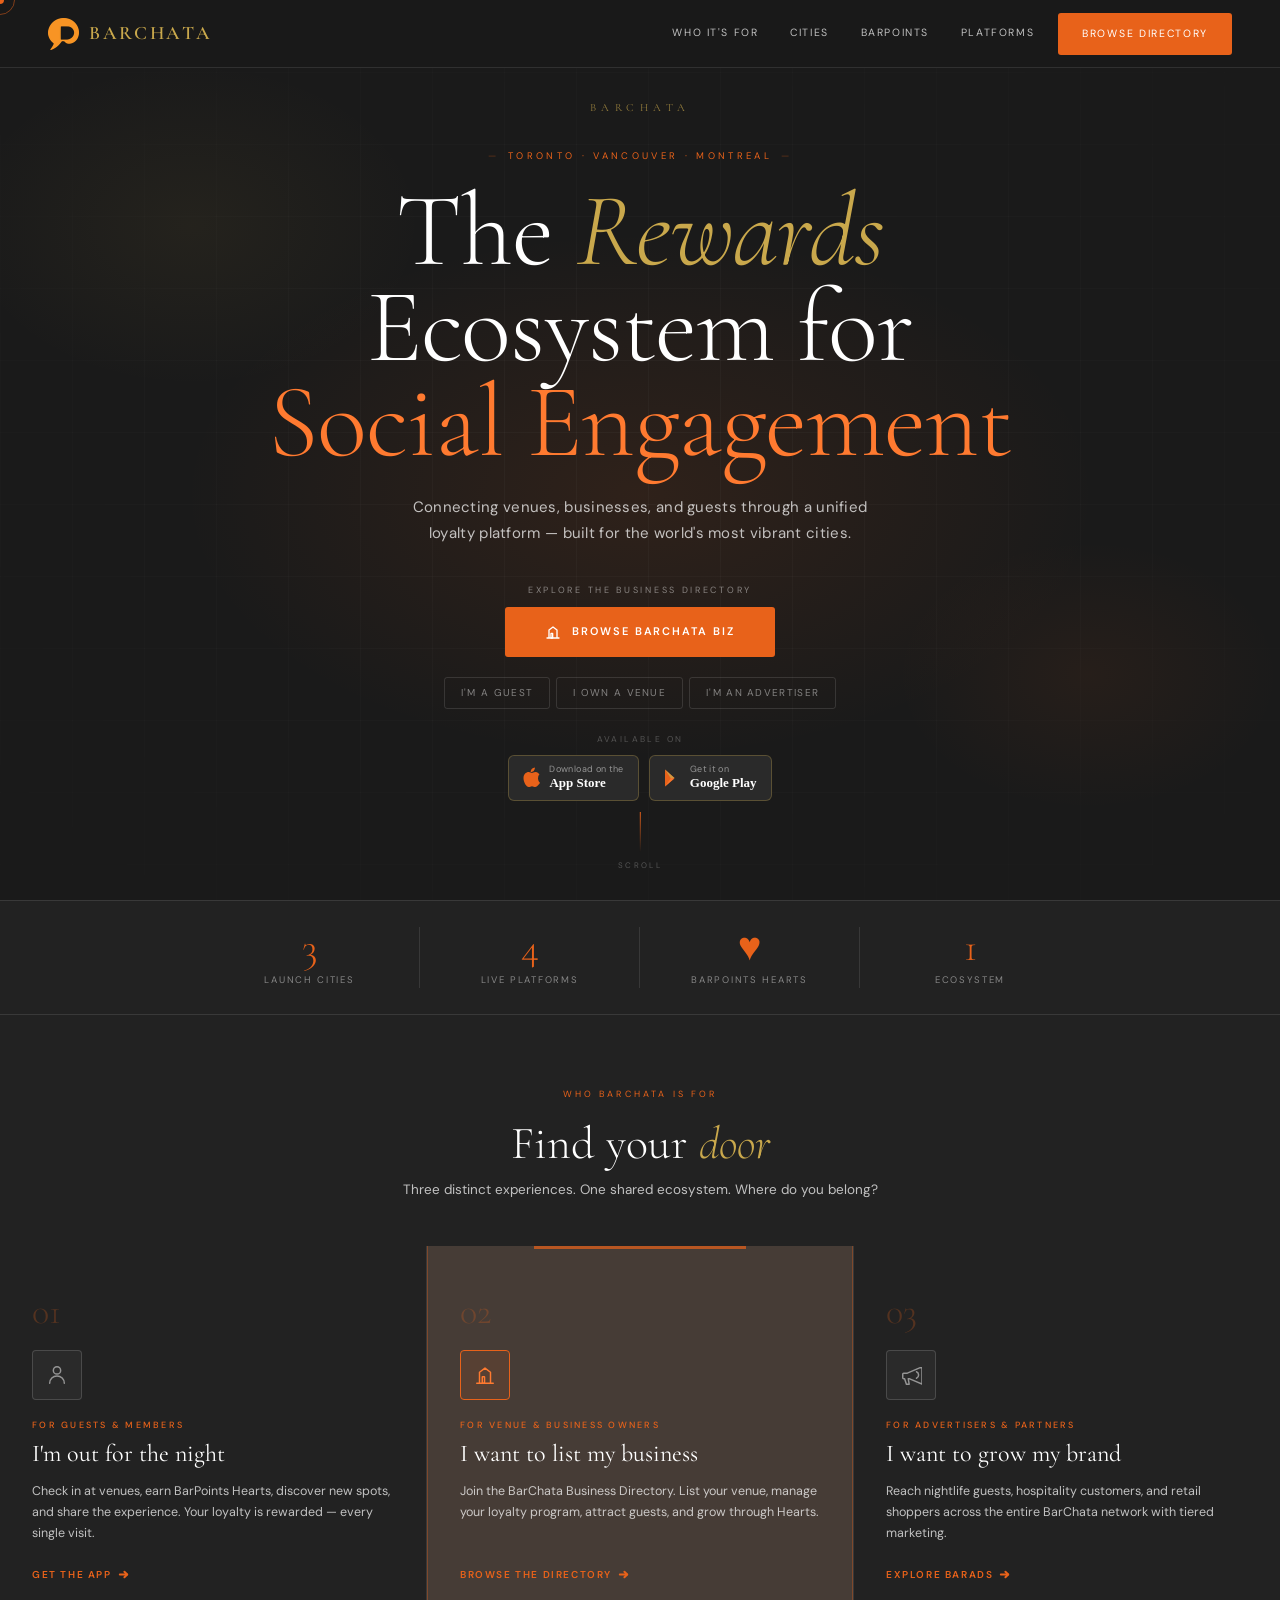
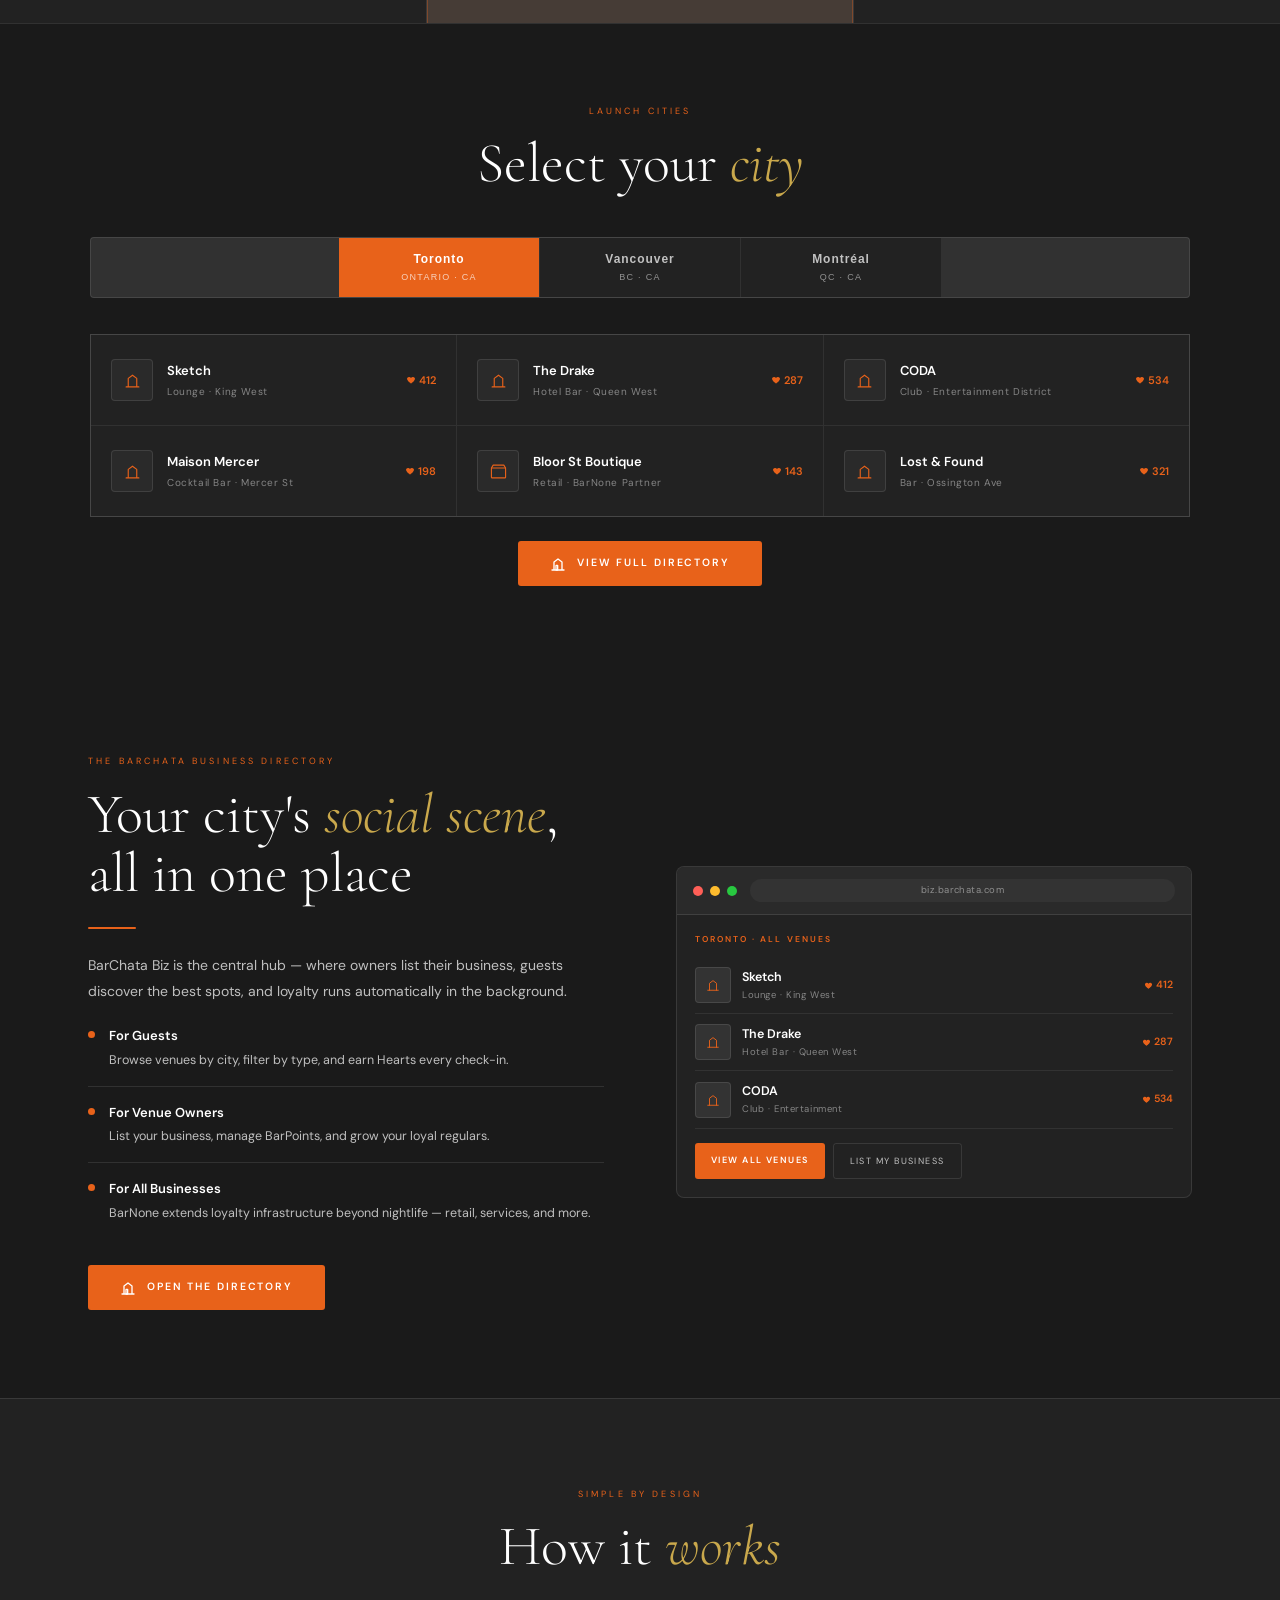
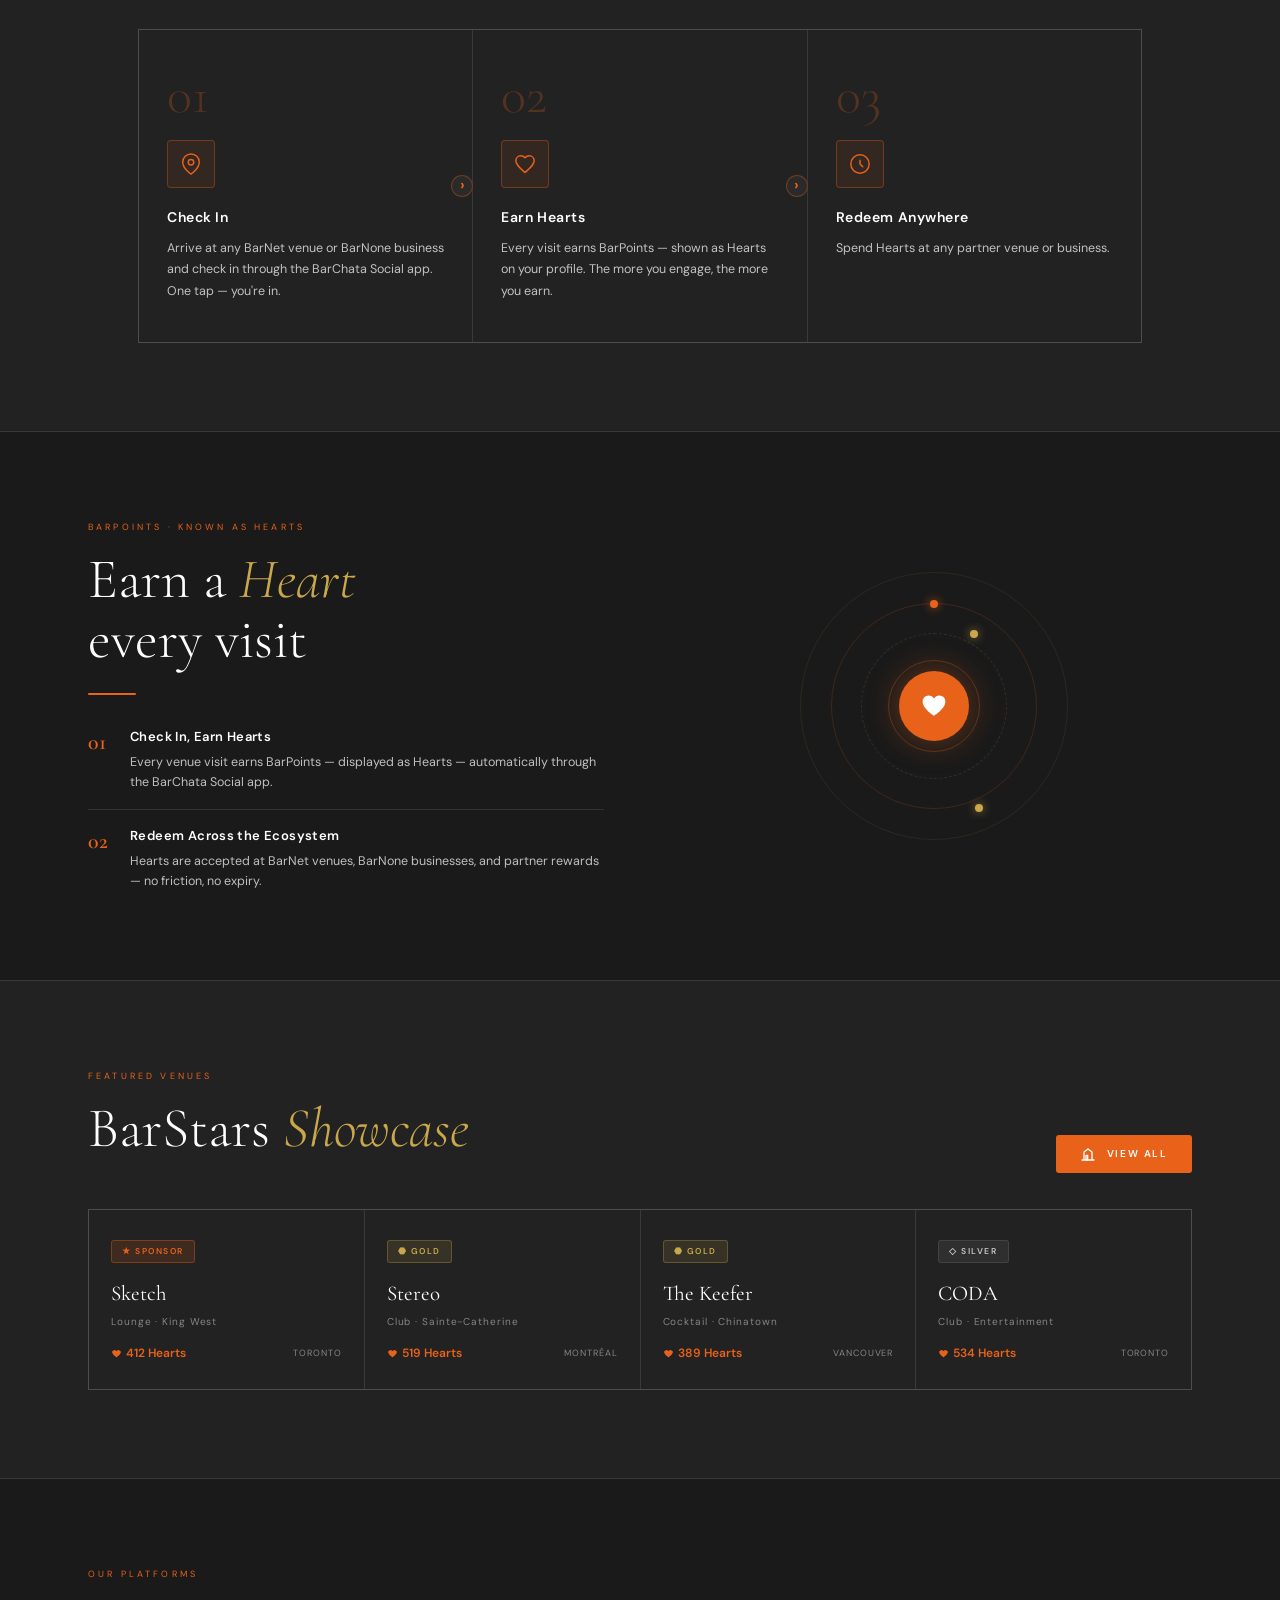
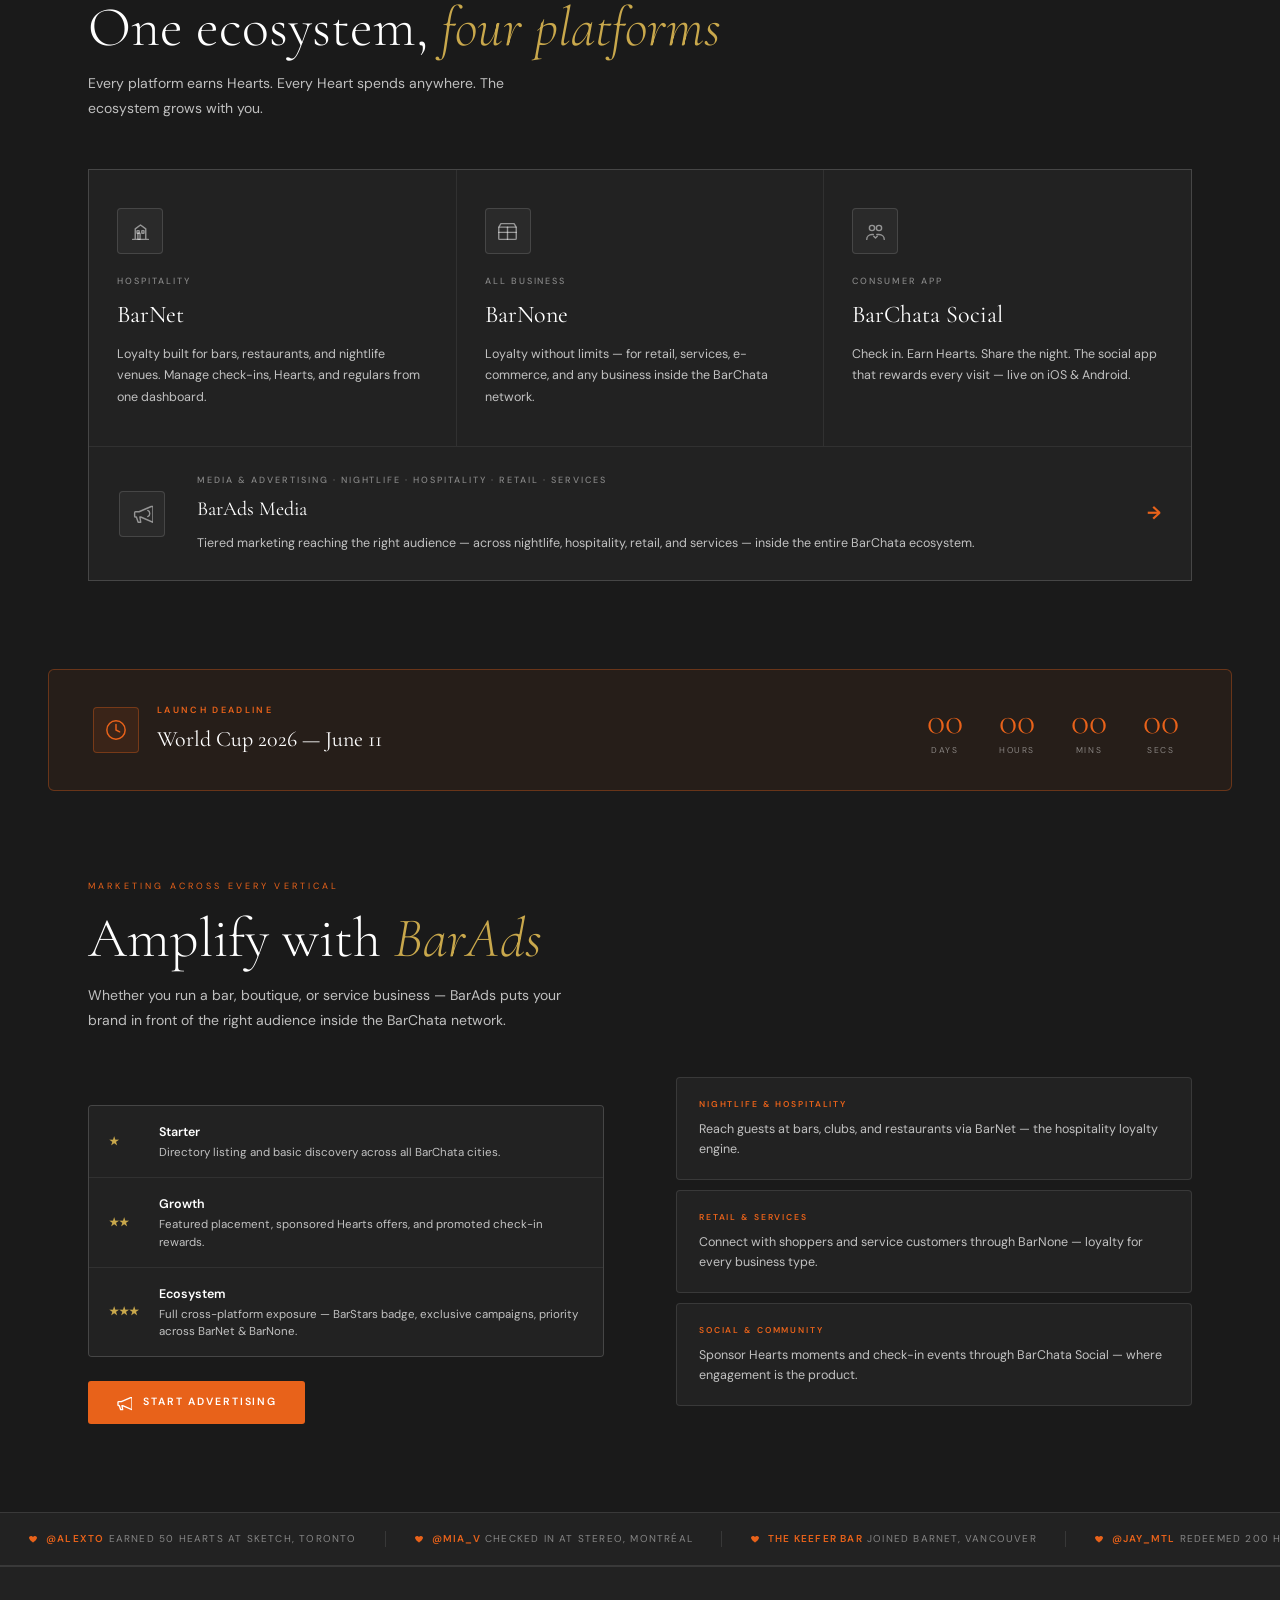
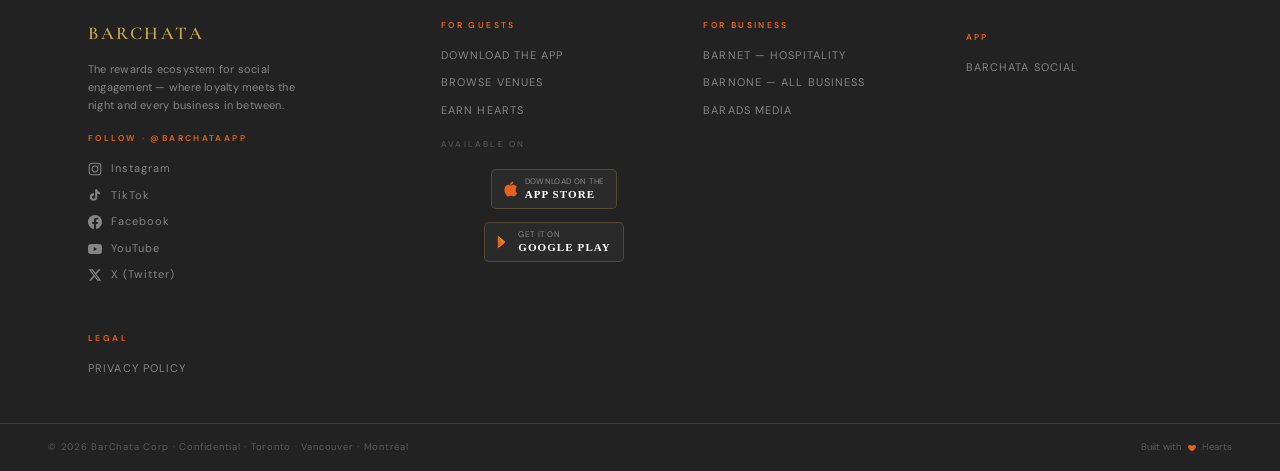
<file: index-backup.html>
<!DOCTYPE html>
<html lang="en">
<head>
<meta charset="UTF-8"/>
<meta name="viewport" content="width=device-width,initial-scale=1.0"/>
<meta http-equiv="Content-Security-Policy" content="upgrade-insecure-requests">
<title>BarChata — The Rewards Ecosystem for Social Engagement</title>
<link href="https://fonts.googleapis.com/css2?family=Cormorant+Garamond:ital,wght@0,300;0,400;0,600;1,300;1,400&family=DM+Sans:wght@300;400;500;600&display=swap" rel="stylesheet"/>
<style>
*,*::before,*::after{box-sizing:border-box;margin:0;padding:0;}
:root{
  --bk:#1A1A1A;--nk:#222222;--s2:#2A2A2A;--s3:#333333;--s4:#3D3D3D;
  --or:#E8621A;--or-l:#FF7A30;--or-d:#C04E10;--gold:#C9A84C;--gold-l:#E8C96A;
  --og:rgba(232,98,26,.12);--bdo:rgba(232,98,26,.3);--bdg:rgba(201,168,76,.2);
  --tp:#FFFFFF;--ts:rgba(255,255,255,.72);--tm:rgba(255,255,255,.45);--td:rgba(255,255,255,.25);
  --bd:rgba(255,255,255,.1);--bdo2:rgba(232,98,26,.35);--nh:68px;
}
html{scroll-behavior:smooth;}
body{background:var(--bk);color:var(--tp);font-family:'DM Sans',sans-serif;font-weight:400;overflow-x:hidden;line-height:1.6;}
@media(pointer:fine){body{cursor:none;}#cur,#cur-r{position:fixed;top:0;left:0;pointer-events:none;border-radius:50%;transform:translate(-50%,-50%);}#cur{width:8px;height:8px;background:var(--or);z-index:9999;mix-blend-mode:normal;}#cur-r{width:30px;height:30px;border:1.5px solid rgba(232,98,26,.5);z-index:9998;transition:transform .35s cubic-bezier(.23,1,.32,1);}}
nav{position:fixed;top:0;left:0;right:0;z-index:100;height:var(--nh);padding:0 48px;display:flex;align-items:center;background:rgba(26,26,26,.97);border-bottom:1px solid var(--bd);backdrop-filter:blur(12px);}
.nl{display:flex;align-items:center;gap:10px;text-decoration:none;flex-shrink:0;margin-right:auto;}
.nl-img{height:32px;width:auto;object-fit:contain;}
.nl-t{font-family:'Cormorant Garamond',serif;font-size:19px;font-weight:600;letter-spacing:.14em;color:var(--gold);text-transform:uppercase;white-space:nowrap;}
.nlinks{display:flex;align-items:center;list-style:none;height:100%;}
.nlinks li a{display:flex;align-items:center;height:var(--nh);padding:0 16px;font-size:10.5px;letter-spacing:.15em;text-transform:uppercase;color:var(--ts);text-decoration:none;transition:color .2s;white-space:nowrap;}
.nlinks li a:hover{color:var(--or-l);}
.ncta{flex-shrink:0;margin-left:8px;font-size:10.5px;letter-spacing:.16em;text-transform:uppercase;color:#fff;background:var(--or);padding:0 24px;height:42px;line-height:42px;text-decoration:none;transition:background .2s;display:inline-block;white-space:nowrap;border-radius:3px;}
.ncta:hover{background:var(--or-l);}
.nbg{display:none;flex-direction:column;gap:5px;cursor:pointer;margin-left:16px;padding:5px;background:none;border:none;}
.nbg span{display:block;width:20px;height:1.5px;background:var(--ts);transition:all .3s;transform-origin:center;}
.nbg.open span:nth-child(1){transform:translateY(6.5px) rotate(45deg);}
.nbg.open span:nth-child(2){opacity:0;}
.nbg.open span:nth-child(3){transform:translateY(-6.5px) rotate(-45deg);}
.nmob{display:none;position:fixed;top:var(--nh);left:0;right:0;background:rgba(26,26,26,.99);border-bottom:1px solid var(--bd);max-height:0;overflow:hidden;transition:max-height .4s ease;z-index:99;}
.nmob.open{max-height:500px;}
.nmob a{display:block;padding:14px 28px;font-size:12px;letter-spacing:.15em;text-transform:uppercase;color:var(--ts);text-decoration:none;border-bottom:1px solid rgba(255,255,255,.06);transition:color .2s,background .2s;}
.nmob a:hover{color:var(--or-l);background:rgba(232,98,26,.06);}
.nmob .mc{color:#fff;background:var(--or);margin:16px 28px;padding:13px 24px;display:inline-block;border-bottom:none;border-radius:3px;}
@media(max-width:900px){nav{padding:0 20px;}.nlinks,.ncta{display:none;}.nbg{display:flex;}.nmob{display:block;}}
#hero{min-height:100vh;display:flex;flex-direction:column;align-items:center;justify-content:center;position:relative;overflow:hidden;padding:calc(var(--nh)+72px) 24px 64px;text-align:center;}
.hbg{position:absolute;inset:0;background:radial-gradient(ellipse 55% 45% at 50% 55%,rgba(232,98,26,.1) 0%,transparent 65%),radial-gradient(ellipse 30% 30% at 15% 25%,rgba(201,168,76,.06) 0%,transparent 60%),radial-gradient(ellipse 25% 25% at 85% 75%,rgba(232,98,26,.06) 0%,transparent 60%);background-color:var(--bk);}
.hgrid{position:absolute;inset:0;background-image:linear-gradient(rgba(255,255,255,.03) 1px,transparent 1px),linear-gradient(90deg,rgba(255,255,255,.03) 1px,transparent 1px);background-size:72px 72px;mask-image:radial-gradient(ellipse 75% 75% at 50% 50%,black 0%,transparent 100%);}
.hlk{display:flex;flex-direction:column;align-items:center;gap:14px;margin-bottom:32px;opacity:0;animation:fU .9s ease .1s forwards;}
.hlk-img{height:76px;width:auto;object-fit:contain;filter:drop-shadow(0 6px 28px rgba(232,98,26,.35));}
.hlk-n{font-family:'Cormorant Garamond',serif;font-size:11px;letter-spacing:.5em;text-transform:uppercase;color:var(--gold);opacity:.7;}
.ey{font-size:9.5px;letter-spacing:.35em;text-transform:uppercase;color:var(--or);margin-bottom:20px;opacity:0;animation:fU .9s ease .28s forwards;}
.ey::before,.ey::after{content:'—';margin:0 9px;opacity:.4;}
h1{font-family:'Cormorant Garamond',serif;font-size:clamp(46px,8.5vw,104px);font-weight:300;line-height:.92;letter-spacing:-.01em;color:var(--tp);opacity:0;animation:fU 1.1s ease .42s forwards;max-width:820px;}
h1 em{font-style:italic;color:var(--gold);}
h1 strong{font-weight:300;color:var(--or-l);}
.hsub{font-size:15px;font-weight:400;color:var(--ts);letter-spacing:.02em;line-height:1.72;max-width:500px;margin-top:24px;opacity:0;animation:fU .9s ease .62s forwards;}
.hcall{margin-top:36px;display:flex;flex-direction:column;align-items:center;gap:10px;opacity:0;animation:fU .9s ease .78s forwards;}
.hcall-lbl{font-size:9px;letter-spacing:.3em;text-transform:uppercase;color:var(--tm);}
.dbtn{display:inline-flex;align-items:center;gap:11px;background:var(--or);color:#fff;font-size:11px;letter-spacing:.18em;text-transform:uppercase;font-weight:600;padding:16px 40px;text-decoration:none;transition:all .25s;border-radius:3px;}
.dbtn:hover{background:var(--or-l);transform:translateY(-2px);box-shadow:0 10px 36px rgba(232,98,26,.35);}
.dbtn svg{width:16px;height:16px;stroke:#fff;fill:none;stroke-width:2;stroke-linecap:round;stroke-linejoin:round;}
.hseclinks{display:flex;flex-wrap:wrap;justify-content:center;gap:6px;margin-top:10px;}
.hseclinks a{font-size:10px;letter-spacing:.13em;text-transform:uppercase;color:var(--tm);text-decoration:none;padding:7px 16px;border:1px solid rgba(255,255,255,.12);transition:all .25s;border-radius:3px;}
.hseclinks a:hover{color:var(--or-l);border-color:var(--bdo2);}
.app-badges-wrap{margin-top:24px;display:flex;flex-direction:column;align-items:center;gap:9px;opacity:0;animation:fU .9s ease 1.05s forwards;}
.app-avail-lbl{font-size:8.5px;letter-spacing:.28em;text-transform:uppercase;color:var(--td);}
.app-badges{display:flex;gap:10px;flex-wrap:wrap;justify-content:center;align-items:center;}
.app-badge{text-decoration:none;transition:opacity .2s,transform .2s;display:inline-block;}
.app-badge:hover{opacity:.82;transform:translateY(-2px);}
.sclhint{position:absolute;bottom:28px;left:50%;transform:translateX(-50%);display:flex;flex-direction:column;align-items:center;gap:7px;opacity:0;animation:fI .9s ease 1.5s forwards;}
.sclhint span{font-size:8px;letter-spacing:.3em;text-transform:uppercase;color:var(--td);}
.sline{width:1px;height:40px;background:linear-gradient(to bottom,var(--or),transparent);animation:sP 2s ease-in-out infinite;}
.statbar{background:var(--nk);border-top:1px solid var(--bd);border-bottom:1px solid var(--bd);padding:26px 48px;display:flex;justify-content:center;}
.si{flex:1;max-width:220px;text-align:center;padding:0 28px;border-right:1px solid var(--bd);}
.si:last-child{border-right:none;}
.sn{font-family:'Cormorant Garamond',serif;font-size:40px;font-weight:300;color:var(--or);line-height:1;}
.sl{font-size:9.5px;letter-spacing:.18em;text-transform:uppercase;color:var(--tm);margin-top:6px;}
@media(max-width:600px){.statbar{padding:14px;flex-wrap:wrap;}.si{flex:1 1 50%;max-width:none;padding:12px 8px;border-right:none;border-bottom:1px solid var(--bd);}.si:nth-child(1),.si:nth-child(2){border-right:1px solid var(--bd);}.si:nth-child(3),.si:nth-child(4){border-bottom:none;}}
.sec{padding:88px 48px;max-width:1200px;margin:0 auto;}
.sec-bg{background:var(--nk);border-top:1px solid var(--bd);border-bottom:1px solid var(--bd);}
.se{font-size:9px;letter-spacing:.35em;text-transform:uppercase;color:var(--or);margin-bottom:16px;display:block;}
.st{font-family:'Cormorant Garamond',serif;font-size:clamp(30px,4.5vw,56px);font-weight:300;line-height:1.06;color:var(--tp);margin-bottom:14px;}
.st em{font-style:italic;color:var(--gold);}
.sd{font-size:14px;color:var(--ts);line-height:1.8;font-weight:400;max-width:480px;}
.gd{width:48px;height:2px;background:var(--or);margin:24px 0;border-radius:2px;}
@media(max-width:768px){.sec{padding:64px 20px;}}
#audience{background:var(--nk);}
.aud-hd{text-align:center;padding:72px 24px 44px;max-width:560px;margin:0 auto;}
.aud-hd h2{font-family:'Cormorant Garamond',serif;font-size:clamp(28px,4vw,46px);font-weight:300;color:var(--tp);line-height:1.1;margin-bottom:10px;}
.aud-hd p{font-size:13.5px;color:var(--ts);line-height:1.75;}
.aud-grid{display:grid;grid-template-columns:repeat(3,1fr);gap:1px;background:var(--bd);}
.ac{background:var(--nk);padding:48px 32px 40px;display:flex;flex-direction:column;position:relative;overflow:hidden;transition:background .3s;text-decoration:none;}
.ac::after{content:'';position:absolute;top:0;left:0;right:0;height:3px;background:var(--or);transform:scaleX(0);transition:transform .35s;}
.ac:hover{background:var(--s2);}.ac:hover::after{transform:scaleX(1);}
.ac.primary{background:rgba(232,98,26,.07);border-left:1px solid var(--bdo2);border-right:1px solid var(--bdo2);}
.ac.primary::after{transform:scaleX(.5);opacity:.7;}.ac.primary:hover{background:rgba(232,98,26,.12);}
.acn{font-family:'Cormorant Garamond',serif;font-size:36px;font-weight:300;color:var(--or);opacity:.25;line-height:1;margin-bottom:20px;}
.aic{width:50px;height:50px;border:1.5px solid rgba(255,255,255,.15);display:flex;align-items:center;justify-content:center;margin-bottom:18px;background:rgba(255,255,255,.04);transition:border-color .3s,background .3s;border-radius:4px;}
.ac:hover .aic,.ac.primary .aic{border-color:var(--or);background:rgba(232,98,26,.1);}
.aic svg{width:22px;height:22px;stroke:rgba(255,255,255,.5);fill:none;stroke-width:1.6;stroke-linecap:round;stroke-linejoin:round;transition:stroke .3s;}
.ac:hover .aic svg,.ac.primary .aic svg{stroke:var(--or-l);}
.acw{font-size:9px;letter-spacing:.25em;text-transform:uppercase;color:var(--or);margin-bottom:8px;font-weight:500;}
.act{font-family:'Cormorant Garamond',serif;font-size:24px;font-weight:400;color:var(--tp);margin-bottom:12px;line-height:1.2;}
.acd{font-size:12.5px;color:var(--ts);line-height:1.7;font-weight:400;flex:1;}
.acl{margin-top:22px;display:inline-flex;align-items:center;gap:6px;font-size:10px;letter-spacing:.16em;text-transform:uppercase;color:var(--or);font-weight:600;transition:gap .2s;text-decoration:none;}
.acl svg{width:11px;height:11px;stroke:var(--or);fill:none;stroke-width:2.2;stroke-linecap:round;stroke-linejoin:round;transition:transform .2s;}
.ac:hover .acl svg{transform:translateX(4px);}
@media(max-width:860px){.aud-grid{grid-template-columns:1fr;}.ac{padding:32px 22px;}.ac.primary{border-left:none;border-right:none;border-top:1px solid var(--bdo2);border-bottom:1px solid var(--bdo2);}}
#cities{padding:80px 48px;background:var(--bk);border-top:1px solid var(--bd);}
.city-wrap{max-width:1100px;margin:0 auto;}
.city-hd{text-align:center;margin-bottom:44px;}
.city-tabs{display:flex;justify-content:center;gap:1px;background:var(--bd);border:1px solid var(--bd);margin-bottom:36px;border-radius:4px;overflow:hidden;}
.ctab{flex:1;max-width:200px;padding:14px 20px;text-align:center;background:var(--nk);cursor:pointer;transition:background .2s;border:none;color:var(--ts);}
.ctab.active{background:var(--or);color:#fff;}
.ctab-name{font-size:12px;font-weight:600;letter-spacing:.08em;display:block;margin-bottom:2px;}
.ctab-sub{font-size:9px;letter-spacing:.14em;text-transform:uppercase;opacity:.7;}
.city-panel{display:none;}.city-panel.active{display:grid;grid-template-columns:1fr 1fr 1fr;gap:1px;background:var(--bd);border:1px solid var(--bd);}
.cv{background:var(--nk);padding:24px 20px;display:flex;align-items:center;gap:14px;text-decoration:none;transition:background .25s;position:relative;overflow:hidden;}
.cv:hover{background:var(--s2);}
.cv::before{content:'';position:absolute;left:0;top:0;bottom:0;width:3px;background:var(--or);transform:scaleY(0);transition:transform .25s;transform-origin:bottom;}
.cv:hover::before{transform:scaleY(1);}
.cv-ico{width:42px;height:42px;border:1px solid var(--bd);display:flex;align-items:center;justify-content:center;flex-shrink:0;background:var(--s2);border-radius:4px;}
.cv-ico svg{width:17px;height:17px;stroke:var(--or);fill:none;stroke-width:1.6;stroke-linecap:round;stroke-linejoin:round;}
.cv-name{font-size:13px;font-weight:600;color:var(--tp);margin-bottom:2px;}
.cv-type{font-size:10px;color:var(--tm);letter-spacing:.06em;}
.cv-pts{margin-left:auto;font-size:11px;color:var(--or);display:flex;align-items:center;gap:3px;flex-shrink:0;font-weight:600;}
.cv-pts svg{width:10px;height:10px;fill:var(--or);}
.city-cta{text-align:center;margin-top:24px;}
@media(max-width:860px){.city-panel.active{grid-template-columns:1fr 1fr;}}
@media(max-width:520px){.city-panel.active{grid-template-columns:1fr;}.city-tabs{flex-direction:column;}.ctab{max-width:none;}}
@media(max-width:768px){#cities{padding:60px 20px;}}
#directory{background:var(--bk);}
.dirsplit{display:grid;grid-template-columns:1fr 1fr;gap:72px;align-items:center;}
.dfs{display:flex;flex-direction:column;gap:0;}
.df{display:flex;align-items:flex-start;gap:14px;padding:16px 0;border-bottom:1px solid var(--bd);}
.df:first-child{padding-top:0;}.df:last-child{border-bottom:none;}
.dfd{width:7px;height:7px;border-radius:50%;background:var(--or);margin-top:5px;flex-shrink:0;}
.dft h4{font-size:13px;font-weight:600;color:var(--tp);margin-bottom:3px;}
.dft p{font-size:12.5px;color:var(--ts);line-height:1.6;}
.mockbr{background:var(--nk);border:1px solid var(--bd);overflow:hidden;border-radius:8px;}
.mbr-top{background:var(--s2);padding:12px 16px;border-bottom:1px solid var(--bd);display:flex;align-items:center;gap:7px;}
.mbr-dot{width:10px;height:10px;border-radius:50%;}
.mbr-url{font-size:9.5px;color:var(--tm);letter-spacing:.05em;margin-left:6px;background:var(--s3);padding:4px 12px;border-radius:20px;flex:1;text-align:center;}
.mbr-body{padding:18px;}
.mbr-lbl{font-size:8.5px;letter-spacing:.24em;text-transform:uppercase;color:var(--or);margin-bottom:10px;font-weight:600;}
.vrow{display:flex;align-items:center;gap:11px;padding:10px 0;border-bottom:1px solid rgba(255,255,255,.07);}
.vrow:last-of-type{border-bottom:none;}
.vthumb{width:36px;height:36px;border:1px solid var(--bd);display:flex;align-items:center;justify-content:center;flex-shrink:0;background:var(--s3);border-radius:4px;}
.vthumb svg{width:14px;height:14px;stroke:var(--or);fill:none;stroke-width:1.6;stroke-linecap:round;stroke-linejoin:round;}
.vname{font-size:12.5px;font-weight:600;color:var(--tp);margin-bottom:1px;}
.vtag{font-size:9.5px;color:var(--tm);letter-spacing:.06em;}
.vhrt{margin-left:auto;font-size:10.5px;color:var(--or);display:flex;align-items:center;gap:3px;font-weight:600;}
.vhrt svg{width:9px;height:9px;fill:var(--or);}
.mcta-row{margin-top:14px;display:flex;gap:8px;}
.mbtn-p{background:var(--or);color:#fff;font-size:9px;letter-spacing:.16em;text-transform:uppercase;font-weight:600;padding:10px 16px;text-decoration:none;transition:background .2s;display:inline-block;border-radius:3px;}
.mbtn-p:hover{background:var(--or-l);}
.mbtn-g{border:1px solid var(--bd);color:var(--ts);font-size:9px;letter-spacing:.16em;text-transform:uppercase;padding:10px 16px;text-decoration:none;transition:all .2s;display:inline-block;border-radius:3px;}
.mbtn-g:hover{border-color:var(--bdo2);color:var(--or-l);}
@media(max-width:860px){.dirsplit{grid-template-columns:1fr;gap:40px;}.mockbr{display:none;}}
#howitworks{background:var(--nk);}
.hiw-inner{max-width:1100px;margin:0 auto;}
.hiw-hd{text-align:center;margin-bottom:52px;}
.steps{display:grid;grid-template-columns:repeat(3,1fr);gap:1px;background:var(--bd);border:1px solid var(--bd);}
.step{background:var(--nk);padding:40px 28px;position:relative;}
.step:hover{background:var(--s2);}
.step-n{font-family:'Cormorant Garamond',serif;font-size:52px;font-weight:300;color:var(--or);opacity:.25;line-height:1;margin-bottom:18px;}
.step-ico{width:48px;height:48px;border:1.5px solid var(--bdo2);display:flex;align-items:center;justify-content:center;margin-bottom:18px;background:rgba(232,98,26,.08);border-radius:4px;}
.step-ico svg{width:22px;height:22px;stroke:var(--or);fill:none;stroke-width:1.6;stroke-linecap:round;stroke-linejoin:round;}
.step-title{font-size:14px;font-weight:600;color:var(--tp);letter-spacing:.04em;margin-bottom:10px;}
.step-desc{font-size:12.5px;color:var(--ts);line-height:1.7;}
.step-arr{position:absolute;top:50%;right:-1px;transform:translateY(-50%);width:22px;height:22px;background:var(--s2);border:1.5px solid var(--bdo2);display:flex;align-items:center;justify-content:center;z-index:2;border-radius:50%;}
.step-arr::after{content:'›';color:var(--or);font-size:15px;line-height:1;font-weight:700;}
.step:last-child .step-arr{display:none;}
@media(max-width:768px){.steps{grid-template-columns:1fr;}.step-arr{display:none;}}
#loyalty{background:var(--bk);}
.loy{display:grid;grid-template-columns:1fr 1fr;gap:72px;align-items:center;}
.feat-list{display:flex;flex-direction:column;gap:0;margin-top:32px;}
.fi{display:flex;align-items:flex-start;gap:14px;padding:16px 0;border-bottom:1px solid var(--bd);}
.fi:first-child{padding-top:0;}.fi:last-child{border-bottom:none;padding-bottom:0;}
.fi-n{font-family:'Cormorant Garamond',serif;font-size:22px;font-weight:600;color:var(--or);min-width:28px;line-height:1.4;}
.fi-t h4{font-size:13px;font-weight:600;color:var(--tp);letter-spacing:.03em;margin-bottom:4px;}
.fi-t p{font-size:12.5px;color:var(--ts);line-height:1.65;}
.hvis{position:relative;height:280px;display:flex;align-items:center;justify-content:center;}
.hr{position:absolute;border-radius:50%;border:1px solid rgba(232,98,26,.18);animation:rot 20s linear infinite;}
.hr1{width:268px;height:268px;border-color:rgba(201,168,76,.1);animation-duration:30s;animation-direction:reverse;}
.hr2{width:206px;height:206px;animation-duration:20s;}
.hr3{width:146px;height:146px;border-style:dashed;border-color:rgba(201,168,76,.15);animation-duration:14s;animation-direction:reverse;}
.hr4{width:92px;height:92px;border-color:rgba(232,98,26,.3);animation-duration:9s;}
.hc{width:70px;height:70px;background:var(--or);border-radius:50%;display:flex;align-items:center;justify-content:center;z-index:2;box-shadow:0 0 32px rgba(232,98,26,.4);}
.hc svg{width:28px;height:28px;fill:#fff;}
.od{position:absolute;width:8px;height:8px;border-radius:50%;background:var(--or);box-shadow:0 0 10px rgba(232,98,26,.8);}
.od.g{background:var(--gold);box-shadow:0 0 10px rgba(201,168,76,.7);}
@media(max-width:768px){#loyalty .sec{padding:64px 20px;}.loy{grid-template-columns:1fr;gap:44px;}.hvis{height:200px;}.hr1{width:188px;height:188px;}.hr2{width:146px;height:146px;}.hr3{width:104px;height:104px;}.hr4{width:66px;height:66px;}.hc{width:52px;height:52px;}.hc svg{width:22px;height:22px;}}
#barstars{background:var(--nk);}
.bs-inner{max-width:1200px;margin:0 auto;}
.bs-hd{display:flex;align-items:flex-end;justify-content:space-between;margin-bottom:36px;gap:20px;flex-wrap:wrap;}
.bs-cards{display:grid;grid-template-columns:repeat(4,1fr);gap:1px;background:var(--bd);border:1px solid var(--bd);}
.bsc{background:var(--nk);padding:26px 22px;transition:background .25s;cursor:pointer;}
.bsc:hover{background:var(--s2);}
.bsc-badge{display:inline-flex;align-items:center;gap:5px;padding:4px 10px;margin-bottom:14px;font-size:8.5px;letter-spacing:.18em;text-transform:uppercase;font-weight:600;border-radius:3px;}
.bsc-badge.sponsor{background:rgba(232,98,26,.15);color:var(--or);border:1px solid var(--bdo2);}
.bsc-badge.gold{background:rgba(201,168,76,.12);color:var(--gold);border:1px solid rgba(201,168,76,.3);}
.bsc-badge.silver{background:rgba(255,255,255,.06);color:var(--ts);border:1px solid var(--bd);}
.bsc-name{font-family:'Cormorant Garamond',serif;font-size:21px;font-weight:400;color:var(--tp);margin-bottom:3px;}
.bsc-type{font-size:10px;color:var(--tm);letter-spacing:.09em;margin-bottom:14px;}
.bsc-stats{display:flex;align-items:center;justify-content:space-between;}
.bsc-hrt{display:flex;align-items:center;gap:4px;font-size:12px;color:var(--or);font-weight:600;}
.bsc-hrt svg{width:11px;height:11px;fill:var(--or);}
.bsc-city{font-size:9px;color:var(--tm);letter-spacing:.1em;text-transform:uppercase;}
@media(max-width:860px){.bs-cards{grid-template-columns:1fr 1fr;}}
@media(max-width:520px){.bs-cards{grid-template-columns:1fr;}.bs-hd{flex-direction:column;align-items:flex-start;}}
#platforms{background:var(--bk);}
.platgrid{display:grid;grid-template-columns:repeat(3,1fr);gap:1px;background:var(--bd);margin-top:48px;border:1px solid var(--bd);}
.pc{background:var(--nk);padding:38px 28px;position:relative;overflow:hidden;transition:background .3s;text-decoration:none;display:block;}
.pc::before{content:'';position:absolute;bottom:0;left:0;right:0;height:3px;background:var(--or);transform:scaleX(0);transition:transform .35s;}
.pc:hover{background:var(--s2);}.pc:hover::before{transform:scaleX(1);}
.pcic{width:46px;height:46px;border:1.5px solid rgba(255,255,255,.13);display:flex;align-items:center;justify-content:center;margin-bottom:20px;background:rgba(255,255,255,.04);transition:border-color .3s,background .3s;border-radius:4px;}
.pc:hover .pcic{border-color:var(--or);background:rgba(232,98,26,.1);}
.pcic svg{width:21px;height:21px;stroke:rgba(255,255,255,.5);fill:none;stroke-width:1.6;stroke-linecap:round;stroke-linejoin:round;transition:stroke .3s;}
.pc:hover .pcic svg{stroke:var(--or-l);}
.pctg{font-size:9px;letter-spacing:.22em;text-transform:uppercase;color:var(--tm);margin-bottom:7px;font-weight:500;}
.pcti{font-family:'Cormorant Garamond',serif;font-size:24px;font-weight:400;color:var(--tp);margin-bottom:10px;}
.pcd{font-size:12.5px;color:var(--ts);line-height:1.7;}
.pcar{position:absolute;bottom:28px;right:28px;font-size:18px;color:var(--or);opacity:0;transform:translateX(-6px);transition:all .3s;font-weight:700;}
.pc:hover .pcar{opacity:1;transform:translateX(0);}
.pc-full{grid-column:1/-1;display:grid;grid-template-columns:52px 1fr auto;align-items:center;gap:26px;padding:26px 30px;}
.pc-full .pcic{margin-bottom:0;flex-shrink:0;}
.pc-full .pcar{position:static;opacity:1;transform:none;font-size:18px;}
@media(max-width:860px){.platgrid{grid-template-columns:1fr 1fr;}.pc-full{grid-template-columns:1fr;gap:14px;padding:22px 20px;}.pc-full .pcar{display:none;}}
@media(max-width:520px){.platgrid{grid-template-columns:1fr;}.pc{padding:28px 20px;}}

.bc-inner{display:grid;grid-template-columns:1fr 1fr;gap:72px;align-items:center;}
.tbadge{display:inline-flex;align-items:center;gap:8px;border:1.5px solid var(--bdo2);padding:6px 14px;margin-bottom:18px;border-radius:3px;}
.tdot{width:6px;height:6px;background:var(--or);border-radius:50%;animation:pulse 2s ease-in-out infinite;}
.tlbl{font-size:9px;letter-spacing:.22em;text-transform:uppercase;color:var(--or);font-weight:600;}
.caddr{font-family:'Courier New',monospace;font-size:10px;color:var(--ts);letter-spacing:.05em;padding:12px 14px;border:1px solid var(--bd);background:rgba(255,255,255,.04);word-break:break-all;margin-top:16px;border-radius:4px;}
.hxg{display:grid;grid-template-columns:repeat(5,36px);gap:4px;}
.hx{width:36px;height:36px;background:var(--s3);border:1px solid var(--bd);clip-path:polygon(50% 0%,100% 25%,100% 75%,50% 100%,0% 75%,0% 25%);animation:hxP var(--d,3s) ease-in-out infinite var(--dl,0s);}
.hx.a{background:rgba(232,98,26,.18);border-color:rgba(232,98,26,.4);}
@media(max-width:768px){.bc-inner{grid-template-columns:1fr;gap:44px;}}
#wc-banner{padding:0 48px;background:var(--bk);}
.wcb{max-width:1200px;margin:0 auto;border:1.5px solid var(--bdo2);background:rgba(232,98,26,.06);padding:32px 44px;display:flex;align-items:center;justify-content:space-between;gap:24px;flex-wrap:wrap;border-radius:6px;}
.wcb-left{display:flex;align-items:center;gap:18px;}
.wcb-icon{width:46px;height:46px;border:1.5px solid var(--bdo2);display:flex;align-items:center;justify-content:center;flex-shrink:0;background:rgba(232,98,26,.1);border-radius:4px;}
.wcb-icon svg{width:22px;height:22px;stroke:var(--or);fill:none;stroke-width:1.6;stroke-linecap:round;stroke-linejoin:round;}
.wcb-label{font-size:9px;letter-spacing:.26em;text-transform:uppercase;color:var(--or);margin-bottom:4px;font-weight:600;}
.wcb-title{font-family:'Cormorant Garamond',serif;font-size:22px;font-weight:400;color:var(--tp);}
.countdown{display:flex;gap:20px;}
.cd-unit{text-align:center;}
.cd-n{font-family:'Cormorant Garamond',serif;font-size:38px;font-weight:300;color:var(--or);line-height:1;min-width:52px;}
.cd-l{font-size:8.5px;letter-spacing:.18em;text-transform:uppercase;color:var(--tm);margin-top:4px;}
@media(max-width:700px){#wc-banner{padding:0 20px;}.wcb{padding:24px 20px;flex-direction:column;align-items:flex-start;}.countdown{gap:14px;}}
#barads{background:var(--bk);}
.ba-split{display:grid;grid-template-columns:1fr 1fr;gap:72px;align-items:start;margin-top:44px;}
.tierlist{display:flex;flex-direction:column;gap:1px;background:var(--bd);border:1px solid var(--bd);margin-top:28px;border-radius:4px;overflow:hidden;}
.tier{padding:16px 20px;background:var(--nk);display:flex;align-items:center;gap:14px;transition:background .2s;}
.tier:hover{background:var(--s2);}
.tst{color:var(--gold);font-size:11px;min-width:36px;font-weight:600;}
.tn{font-size:12.5px;font-weight:600;color:var(--tp);margin-bottom:2px;}
.td2{font-size:11.5px;color:var(--ts);line-height:1.5;}
.ba-verts{display:flex;flex-direction:column;gap:10px;}
.bav{padding:20px 22px;background:var(--nk);border:1px solid var(--bd);transition:border-color .2s;border-radius:4px;}
.bav:hover{border-color:var(--bdo2);}
.bav-tag{font-size:8.5px;letter-spacing:.22em;text-transform:uppercase;color:var(--or);margin-bottom:7px;font-weight:600;display:block;}
.bav-txt{font-size:12.5px;color:var(--ts);line-height:1.62;}
@media(max-width:768px){.ba-split{grid-template-columns:1fr;gap:40px;}}
#ticker{background:var(--nk);border-top:1px solid var(--bd);border-bottom:1px solid var(--bd);padding:18px 0;overflow:hidden;}
.ticker-track{display:flex;gap:0;animation:tick 28s linear infinite;white-space:nowrap;}
.ticker-item{display:inline-flex;align-items:center;gap:8px;padding:0 28px;border-right:1px solid var(--bd);flex-shrink:0;}
.ticker-item svg{width:10px;height:10px;fill:var(--or);flex-shrink:0;}
.ticker-item span{font-size:10px;letter-spacing:.12em;text-transform:uppercase;color:var(--tm);}
.ticker-item strong{color:var(--or);font-weight:600;}
footer{border-top:1px solid var(--bd);background:var(--nk);}
.ft-top{max-width:1200px;margin:0 auto;padding:52px 48px 36px;display:grid;grid-template-columns:1.4fr 1fr 1fr 1fr;gap:36px;align-items:start;}
.ft-logo{display:flex;align-items:center;gap:10px;margin-bottom:12px;}
.ft-logo-img{height:30px;width:auto;object-fit:contain;}
.ft-logo-t{font-family:'Cormorant Garamond',serif;font-size:18px;font-weight:600;letter-spacing:.14em;color:var(--gold);text-transform:uppercase;}
.ft-tag{font-size:11px;color:var(--tm);line-height:1.65;letter-spacing:.02em;max-width:220px;margin-bottom:18px;}
.social-links{display:flex;flex-direction:column;gap:9px;margin-top:10px;}
.soc-link{display:flex;align-items:center;gap:9px;text-decoration:none;color:var(--tm);font-size:11px;letter-spacing:.09em;transition:color .2s;}
.soc-link:hover{color:var(--or-l);}
.ftc-lbl{font-size:8.5px;letter-spacing:.28em;text-transform:uppercase;color:var(--or);display:block;margin-bottom:14px;font-weight:600;}
.ftc a{display:block;font-size:11px;letter-spacing:.1em;text-transform:uppercase;color:var(--tm);text-decoration:none;margin-bottom:10px;transition:color .2s;}
.ftc a:hover{color:var(--or-l);}
.ft-app{margin-top:18px;}
.ft-app .app-avail-lbl{font-size:8.5px;letter-spacing:.26em;text-transform:uppercase;color:var(--td);display:block;margin-bottom:10px;}
.ft-app .app-badges{display:flex;flex-direction:column;gap:7px;}
.ft-btm{border-top:1px solid var(--bd);padding:16px 48px;display:flex;align-items:center;justify-content:space-between;flex-wrap:wrap;gap:8px;}
.ft-copy{font-size:9.5px;color:var(--td);letter-spacing:.08em;}
.ft-hrt{font-size:9.5px;color:var(--td);display:flex;align-items:center;gap:5px;}
.ft-hrt svg{width:10px;height:10px;fill:var(--or);}
@media(max-width:1000px){.ft-top{grid-template-columns:1fr 1fr;padding:36px 22px 24px;gap:28px;}.ft-brand{grid-column:1/-1;}.ft-btm{padding:14px 22px;}}
@media(max-width:480px){.ft-top{grid-template-columns:1fr;}}
.rv{opacity:0;transform:translateY(20px);transition:opacity .7s ease,transform .7s ease;}
.rv.d1{transition-delay:.1s;}.rv.d2{transition-delay:.2s;}.rv.d3{transition-delay:.3s;}
.rv.on{opacity:1;transform:translateY(0);}
@keyframes fU{from{opacity:0;transform:translateY(20px);}to{opacity:1;transform:translateY(0);}}
@keyframes fI{from{opacity:0;}to{opacity:1;}}
@keyframes sP{0%,100%{opacity:.3;}50%{opacity:1;}}
@keyframes rot{from{transform:rotate(0deg);}to{transform:rotate(360deg);}}
@keyframes pulse{0%,100%{opacity:1;transform:scale(1);}50%{opacity:.4;transform:scale(.75);}}
@keyframes hxP{0%,100%{opacity:.28;}50%{opacity:1;}}
@keyframes tick{from{transform:translateX(0);}to{transform:translateX(-50%);}}
</style>
</head>
<body>
<div id="cur"></div><div id="cur-r"></div>
<nav>
  <a href="#" class="nl">
    <img src="/assets/barchata-icon.png" alt="BarChata" class="nl-img">
    <span class="nl-t">BarChata</span>
  </a>
  <ul class="nlinks">
    <li><a href="#audience">Who It&apos;s For</a></li>
    <li><a href="#cities">Cities</a></li>
    <li><a href="#loyalty">BarPoints</a></li>
    <li><a href="#platforms">Platforms</a></li>
    
  </ul>
  <a href="https://biz.barchata.com/directory" target="_blank" class="ncta">Browse Directory</a>
  <button class="nbg" id="bg"><span></span><span></span><span></span></button>
</nav>
<div class="nmob" id="mb">
  <a href="#audience">Who It&apos;s For</a><a href="#cities">Cities</a><a href="#loyalty">BarPoints</a><a href="#platforms">Platforms</a>
  <a href="https://biz.barchata.com/directory" target="_blank" class="mc">Browse the Directory &rarr;</a>
</div>
<div id="hero">
  <div class="hbg"></div><div class="hgrid"></div>
  <div class="hlk">
    <span class="hlk-n">BarChata</span>
  </div>
  <p class="ey">Toronto &middot; Vancouver &middot; Montreal</p>
  <h1>The <em>Rewards</em><br>Ecosystem for<br><strong>Social Engagement</strong></h1>
  <p class="hsub">Connecting venues, businesses, and guests through a unified loyalty platform &mdash; built for the world&apos;s most vibrant cities.</p>
  <div class="hcall">
    <span class="hcall-lbl">Explore the Business Directory</span>
    <a href="https://biz.barchata.com/directory" target="_blank" class="dbtn">
      <svg viewBox="0 0 24 24"><path d="M3 21h18M6 21V9l6-4.5L18 9v12"/><rect x="9" y="14" width="2.5" height="7" rx=".3"/></svg>Browse BarChata Biz
    </a>
    <div class="hseclinks">
      <a href="#audience">I&apos;m a Guest</a>
      <a href="#audience">I Own a Venue</a>
      <a href="#audience">I&apos;m an Advertiser</a>
    </div>
  </div>
  <div class="app-badges-wrap">
    <span class="app-avail-lbl">Available on</span>
    <div class="app-badges">
      <a href="#" class="app-badge" style="display:inline-flex;align-items:center;gap:8px;background:#2A2A2A;border:1px solid rgba(201,168,76,0.3);border-radius:6px;padding:8px 14px;text-decoration:none;">
        <svg width="18" height="22" viewBox="0 0 18 22" fill="none"><path d="M15 11.5c0-2.8 1.5-4.2 1.5-4.2s-1.7-2.4-4.1-2.4c-1.7 0-2.8 1-3.4 1-.7 0-1.8-1-3.3-1-2.6 0-5.2 2.1-5.2 6.3 0 4.1 2.9 8.8 5.2 8.8 1.2 0 2.1-.8 3.3-.8 1.2 0 2 .8 3.3.8 2.4 0 4.7-4.2 4.7-4.2S15 14.3 15 11.5zM11 3.5c.6-.8 1-1.9.9-3C10.8.6 9.4 1.3 8.7 2.1 8 2.9 7.6 4 7.7 5c1.3.1 2.7-.5 3.3-1.5z" fill="#E8621A"/></svg>
        <div style="text-align:left;"><div style="font-size:9px;color:rgba(255,255,255,0.5);letter-spacing:0.04em;line-height:1.2;">Download on the</div><div style="font-size:13px;font-weight:700;color:#fff;font-family:Georgia,serif;line-height:1.3;">App Store</div></div>
      </a>
      <a href="#" class="app-badge" style="display:inline-flex;align-items:center;gap:8px;background:#2A2A2A;border:1px solid rgba(201,168,76,0.3);border-radius:6px;padding:8px 14px;text-decoration:none;">
        <svg width="18" height="20" viewBox="0 0 18 20" fill="none"><path d="M1 1.5L10.5 10 1 18.5V1.5z" fill="#E8621A"/><path d="M1 1.5l9.5 8.5-3.5.5L1 1.5z" fill="#C9A84C" opacity="0.8"/><path d="M1 18.5l6-8.5 3.5.5L1 18.5z" fill="#FF7A30" opacity="0.8"/><path d="M10.5 10L17 6.5l-6.5 3.5 6.5 3.5L10.5 10z" fill="#F5F0E8" opacity="0.9"/></svg>
        <div style="text-align:left;"><div style="font-size:9px;color:rgba(255,255,255,0.5);letter-spacing:0.04em;line-height:1.2;">Get it on</div><div style="font-size:13px;font-weight:700;color:#fff;font-family:Georgia,serif;line-height:1.3;">Google Play</div></div>
      </a>
    </div>
  </div>
  <div class="sclhint"><div class="sline"></div><span>Scroll</span></div>
</div>
<div class="statbar rv">
  <div class="si"><div class="sn">3</div><div class="sl">Launch Cities</div></div>
  <div class="si"><div class="sn">4</div><div class="sl">Live Platforms</div></div>
  <div class="si"><div class="sn">&hearts;</div><div class="sl">BarPoints Hearts</div></div>
  <div class="si"><div class="sn">1</div><div class="sl">Ecosystem</div></div>
</div>
<div id="audience">
  <div class="aud-hd rv"><span class="se">Who BarChata Is For</span><h2>Find your <em style="font-style:italic;color:var(--gold);">door</em></h2><p>Three distinct experiences. One shared ecosystem. Where do you belong?</p></div>
  <div class="aud-grid">
    <a href="#" class="ac rv"><div class="acn">01</div><div class="aic"><svg viewBox="0 0 24 24"><circle cx="12" cy="7" r="4"/><path d="M4 21c0-4.4 3.6-8 8-8s8 3.6 8 8"/></svg></div><div class="acw">For Guests &amp; Members</div><div class="act">I&apos;m out for the night</div><div class="acd">Check in at venues, earn BarPoints Hearts, discover new spots, and share the experience. Your loyalty is rewarded &mdash; every single visit.</div><span class="acl">Get the App <svg viewBox="0 0 12 12"><polyline points="2,6 10,6"/><polyline points="7,3 10,6 7,9"/></svg></span></a>
    <a href="https://biz.barchata.com/directory" target="_blank" class="ac primary rv d1"><div class="acn">02</div><div class="aic"><svg viewBox="0 0 24 24"><path d="M3 21h18M6 21V9l6-4.5L18 9v12"/><rect x="9" y="14" width="2.5" height="7" rx=".3"/></svg></div><div class="acw">For Venue &amp; Business Owners</div><div class="act">I want to list my business</div><div class="acd">Join the BarChata Business Directory. List your venue, manage your loyalty program, attract guests, and grow through Hearts.</div><span class="acl">Browse the Directory <svg viewBox="0 0 12 12"><polyline points="2,6 10,6"/><polyline points="7,3 10,6 7,9"/></svg></span></a>
    <a href="https://partners.barchata.com" target="_blank" class="ac rv d2"><div class="acn">03</div><div class="aic"><svg viewBox="0 0 24 24"><path d="M22 4L8 10H4a1 1 0 0 0-1 1v4a1 1 0 0 0 1 1h1l2 6h3l-1-6h1l14 6V4z"/><path d="M18 8.5c1.4.5 2.3 1.7 2.3 3.5s-.9 3-2.3 3.5"/></svg></div><div class="acw">For Advertisers &amp; Partners</div><div class="act">I want to grow my brand</div><div class="acd">Reach nightlife guests, hospitality customers, and retail shoppers across the entire BarChata network with tiered marketing.</div><span class="acl">Explore BarAds <svg viewBox="0 0 12 12"><polyline points="2,6 10,6"/><polyline points="7,3 10,6 7,9"/></svg></span></a>
  </div>
</div>
<div id="cities"><div class="city-wrap">
  <div class="city-hd rv"><span class="se">Launch Cities</span><h2 class="st">Select your <em>city</em></h2></div>
  <div class="city-tabs rv d1">
    <button class="ctab active" onclick="switchCity('toronto',this)"><span class="ctab-name">Toronto</span><span class="ctab-sub">Ontario &middot; CA</span></button>
    <button class="ctab" onclick="switchCity('vancouver',this)"><span class="ctab-name">Vancouver</span><span class="ctab-sub">BC &middot; CA</span></button>
    <button class="ctab" onclick="switchCity('montreal',this)"><span class="ctab-name">Montr&eacute;al</span><span class="ctab-sub">QC &middot; CA</span></button>
  </div>
  <div id="toronto" class="city-panel active rv d2">
    <a href="https://biz.barchata.com/directory" target="_blank" class="cv"><div class="cv-ico"><svg viewBox="0 0 24 24"><path d="M3 21h18M6 21V9l6-4.5L18 9v12"/></svg></div><div><div class="cv-name">Sketch</div><div class="cv-type">Lounge &middot; King West</div></div><div class="cv-pts"><svg viewBox="0 0 10 10"><path d="M5 8.5S1 6 1 3.5a2.2 2.2 0 0 1 4-.5 2.2 2.2 0 0 1 4 .5C9 6 5 8.5 5 8.5z"/></svg>412</div></a>
    <a href="https://biz.barchata.com/directory" target="_blank" class="cv"><div class="cv-ico"><svg viewBox="0 0 24 24"><path d="M3 21h18M6 21V9l6-4.5L18 9v12"/></svg></div><div><div class="cv-name">The Drake</div><div class="cv-type">Hotel Bar &middot; Queen West</div></div><div class="cv-pts"><svg viewBox="0 0 10 10"><path d="M5 8.5S1 6 1 3.5a2.2 2.2 0 0 1 4-.5 2.2 2.2 0 0 1 4 .5C9 6 5 8.5 5 8.5z"/></svg>287</div></a>
    <a href="https://biz.barchata.com/directory" target="_blank" class="cv"><div class="cv-ico"><svg viewBox="0 0 24 24"><path d="M3 21h18M6 21V9l6-4.5L18 9v12"/></svg></div><div><div class="cv-name">CODA</div><div class="cv-type">Club &middot; Entertainment District</div></div><div class="cv-pts"><svg viewBox="0 0 10 10"><path d="M5 8.5S1 6 1 3.5a2.2 2.2 0 0 1 4-.5 2.2 2.2 0 0 1 4 .5C9 6 5 8.5 5 8.5z"/></svg>534</div></a>
    <a href="https://biz.barchata.com/directory" target="_blank" class="cv"><div class="cv-ico"><svg viewBox="0 0 24 24"><path d="M3 21h18M6 21V9l6-4.5L18 9v12"/></svg></div><div><div class="cv-name">Maison Mercer</div><div class="cv-type">Cocktail Bar &middot; Mercer St</div></div><div class="cv-pts"><svg viewBox="0 0 10 10"><path d="M5 8.5S1 6 1 3.5a2.2 2.2 0 0 1 4-.5 2.2 2.2 0 0 1 4 .5C9 6 5 8.5 5 8.5z"/></svg>198</div></a>
    <a href="https://biz.barchata.com/directory" target="_blank" class="cv"><div class="cv-ico"><svg viewBox="0 0 24 24"><rect x="2" y="7" width="20" height="14" rx="1"/><path d="M2 7l2.5-4h15L22 7"/></svg></div><div><div class="cv-name">Bloor St Boutique</div><div class="cv-type">Retail &middot; BarNone Partner</div></div><div class="cv-pts"><svg viewBox="0 0 10 10"><path d="M5 8.5S1 6 1 3.5a2.2 2.2 0 0 1 4-.5 2.2 2.2 0 0 1 4 .5C9 6 5 8.5 5 8.5z"/></svg>143</div></a>
    <a href="https://biz.barchata.com/directory" target="_blank" class="cv"><div class="cv-ico"><svg viewBox="0 0 24 24"><path d="M3 21h18M6 21V9l6-4.5L18 9v12"/></svg></div><div><div class="cv-name">Lost &amp; Found</div><div class="cv-type">Bar &middot; Ossington Ave</div></div><div class="cv-pts"><svg viewBox="0 0 10 10"><path d="M5 8.5S1 6 1 3.5a2.2 2.2 0 0 1 4-.5 2.2 2.2 0 0 1 4 .5C9 6 5 8.5 5 8.5z"/></svg>321</div></a>
  </div>
  <div id="vancouver" class="city-panel rv d2">
    <a href="https://biz.barchata.com/directory" target="_blank" class="cv"><div class="cv-ico"><svg viewBox="0 0 24 24"><path d="M3 21h18M6 21V9l6-4.5L18 9v12"/></svg></div><div><div class="cv-name">The Keefer Bar</div><div class="cv-type">Cocktail &middot; Chinatown</div></div><div class="cv-pts"><svg viewBox="0 0 10 10"><path d="M5 8.5S1 6 1 3.5a2.2 2.2 0 0 1 4-.5 2.2 2.2 0 0 1 4 .5C9 6 5 8.5 5 8.5z"/></svg>389</div></a>
    <a href="https://biz.barchata.com/directory" target="_blank" class="cv"><div class="cv-ico"><svg viewBox="0 0 24 24"><path d="M3 21h18M6 21V9l6-4.5L18 9v12"/></svg></div><div><div class="cv-name">Celebrities</div><div class="cv-type">Club &middot; Davie St</div></div><div class="cv-pts"><svg viewBox="0 0 10 10"><path d="M5 8.5S1 6 1 3.5a2.2 2.2 0 0 1 4-.5 2.2 2.2 0 0 1 4 .5C9 6 5 8.5 5 8.5z"/></svg>472</div></a>
    <a href="https://biz.barchata.com/directory" target="_blank" class="cv"><div class="cv-ico"><svg viewBox="0 0 24 24"><path d="M3 21h18M6 21V9l6-4.5L18 9v12"/></svg></div><div><div class="cv-name">Pourhouse</div><div class="cv-type">Gastro Bar &middot; Gastown</div></div><div class="cv-pts"><svg viewBox="0 0 10 10"><path d="M5 8.5S1 6 1 3.5a2.2 2.2 0 0 1 4-.5 2.2 2.2 0 0 1 4 .5C9 6 5 8.5 5 8.5z"/></svg>218</div></a>
    <a href="https://biz.barchata.com/directory" target="_blank" class="cv"><div class="cv-ico"><svg viewBox="0 0 24 24"><rect x="2" y="7" width="20" height="14" rx="1"/><path d="M2 7l2.5-4h15L22 7"/></svg></div><div><div class="cv-name">Pacific Outfitters</div><div class="cv-type">Retail &middot; BarNone Partner</div></div><div class="cv-pts"><svg viewBox="0 0 10 10"><path d="M5 8.5S1 6 1 3.5a2.2 2.2 0 0 1 4-.5 2.2 2.2 0 0 1 4 .5C9 6 5 8.5 5 8.5z"/></svg>156</div></a>
    <a href="https://biz.barchata.com/directory" target="_blank" class="cv"><div class="cv-ico"><svg viewBox="0 0 24 24"><path d="M3 21h18M6 21V9l6-4.5L18 9v12"/></svg></div><div><div class="cv-name">Guilt &amp; Co.</div><div class="cv-type">Music Bar &middot; Gastown</div></div><div class="cv-pts"><svg viewBox="0 0 10 10"><path d="M5 8.5S1 6 1 3.5a2.2 2.2 0 0 1 4-.5 2.2 2.2 0 0 1 4 .5C9 6 5 8.5 5 8.5z"/></svg>294</div></a>
    <a href="https://biz.barchata.com/directory" target="_blank" class="cv"><div class="cv-ico"><svg viewBox="0 0 24 24"><path d="M3 21h18M6 21V9l6-4.5L18 9v12"/></svg></div><div><div class="cv-name">Venue Nightclub</div><div class="cv-type">Club &middot; Granville St</div></div><div class="cv-pts"><svg viewBox="0 0 10 10"><path d="M5 8.5S1 6 1 3.5a2.2 2.2 0 0 1 4-.5 2.2 2.2 0 0 1 4 .5C9 6 5 8.5 5 8.5z"/></svg>401</div></a>
  </div>
  <div id="montreal" class="city-panel rv d2">
    <a href="https://biz.barchata.com/directory" target="_blank" class="cv"><div class="cv-ico"><svg viewBox="0 0 24 24"><path d="M3 21h18M6 21V9l6-4.5L18 9v12"/></svg></div><div><div class="cv-name">Bar George</div><div class="cv-type">Cocktail &middot; Mile End</div></div><div class="cv-pts"><svg viewBox="0 0 10 10"><path d="M5 8.5S1 6 1 3.5a2.2 2.2 0 0 1 4-.5 2.2 2.2 0 0 1 4 .5C9 6 5 8.5 5 8.5z"/></svg>344</div></a>
    <a href="https://biz.barchata.com/directory" target="_blank" class="cv"><div class="cv-ico"><svg viewBox="0 0 24 24"><path d="M3 21h18M6 21V9l6-4.5L18 9v12"/></svg></div><div><div class="cv-name">Stereo Nightclub</div><div class="cv-type">Club &middot; Sainte-Catherine</div></div><div class="cv-pts"><svg viewBox="0 0 10 10"><path d="M5 8.5S1 6 1 3.5a2.2 2.2 0 0 1 4-.5 2.2 2.2 0 0 1 4 .5C9 6 5 8.5 5 8.5z"/></svg>519</div></a>
    <a href="https://biz.barchata.com/directory" target="_blank" class="cv"><div class="cv-ico"><svg viewBox="0 0 24 24"><path d="M3 21h18M6 21V9l6-4.5L18 9v12"/></svg></div><div><div class="cv-name">Le Mal N&eacute;cessaire</div><div class="cv-type">Bar &middot; Chinatown MTL</div></div><div class="cv-pts"><svg viewBox="0 0 10 10"><path d="M5 8.5S1 6 1 3.5a2.2 2.2 0 0 1 4-.5 2.2 2.2 0 0 1 4 .5C9 6 5 8.5 5 8.5z"/></svg>267</div></a>
    <a href="https://biz.barchata.com/directory" target="_blank" class="cv"><div class="cv-ico"><svg viewBox="0 0 24 24"><path d="M3 21h18M6 21V9l6-4.5L18 9v12"/></svg></div><div><div class="cv-name">Apt. 200</div><div class="cv-type">Lounge &middot; Plateau</div></div><div class="cv-pts"><svg viewBox="0 0 10 10"><path d="M5 8.5S1 6 1 3.5a2.2 2.2 0 0 1 4-.5 2.2 2.2 0 0 1 4 .5C9 6 5 8.5 5 8.5z"/></svg>188</div></a>
    <a href="https://biz.barchata.com/directory" target="_blank" class="cv"><div class="cv-ico"><svg viewBox="0 0 24 24"><rect x="2" y="7" width="20" height="14" rx="1"/><path d="M2 7l2.5-4h15L22 7"/></svg></div><div><div class="cv-name">March&eacute; Jean-Talon</div><div class="cv-type">Market &middot; BarNone Partner</div></div><div class="cv-pts"><svg viewBox="0 0 10 10"><path d="M5 8.5S1 6 1 3.5a2.2 2.2 0 0 1 4-.5 2.2 2.2 0 0 1 4 .5C9 6 5 8.5 5 8.5z"/></svg>132</div></a>
    <a href="https://biz.barchata.com/directory" target="_blank" class="cv"><div class="cv-ico"><svg viewBox="0 0 24 24"><path d="M3 21h18M6 21V9l6-4.5L18 9v12"/></svg></div><div><div class="cv-name">La Sala Rosa</div><div class="cv-type">Music Venue &middot; Plateau</div></div><div class="cv-pts"><svg viewBox="0 0 10 10"><path d="M5 8.5S1 6 1 3.5a2.2 2.2 0 0 1 4-.5 2.2 2.2 0 0 1 4 .5C9 6 5 8.5 5 8.5z"/></svg>376</div></a>
  </div>
  <div class="city-cta rv d3"><a href="https://biz.barchata.com/directory" target="_blank" class="dbtn" style="font-size:10.5px;padding:14px 32px;"><svg viewBox="0 0 24 24"><path d="M3 21h18M6 21V9l6-4.5L18 9v12"/><rect x="9" y="14" width="2.5" height="7" rx=".3"/></svg>View Full Directory</a></div>
</div></div>
<div id="directory"><div class="sec"><div class="dirsplit">
  <div class="rv"><span class="se">The BarChata Business Directory</span><h2 class="st">Your city&apos;s <em>social scene</em>,<br>all in one place</h2><div class="gd"></div><p class="sd">BarChata Biz is the central hub &mdash; where owners list their business, guests discover the best spots, and loyalty runs automatically in the background.</p>
    <div class="dfs" style="margin-top:22px;"><div class="df"><div class="dfd"></div><div class="dft"><h4>For Guests</h4><p>Browse venues by city, filter by type, and earn Hearts every check-in.</p></div></div><div class="df"><div class="dfd"></div><div class="dft"><h4>For Venue Owners</h4><p>List your business, manage BarPoints, and grow your loyal regulars.</p></div></div><div class="df"><div class="dfd"></div><div class="dft"><h4>For All Businesses</h4><p>BarNone extends loyalty infrastructure beyond nightlife &mdash; retail, services, and more.</p></div></div></div>
    <div style="margin-top:26px;"><a href="https://biz.barchata.com/directory" target="_blank" class="dbtn" style="font-size:10.5px;padding:14px 32px;"><svg viewBox="0 0 24 24"><path d="M3 21h18M6 21V9l6-4.5L18 9v12"/><rect x="9" y="14" width="2.5" height="7" rx=".3"/></svg>Open the Directory</a></div>
  </div>
  <div class="mockbr rv d2"><div class="mbr-top"><div class="mbr-dot" style="background:#ff5f57;"></div><div class="mbr-dot" style="background:#febc2e;"></div><div class="mbr-dot" style="background:#28c840;"></div><span class="mbr-url">biz.barchata.com</span></div><div class="mbr-body"><div class="mbr-lbl">Toronto &middot; All Venues</div><div class="vrow"><div class="vthumb"><svg viewBox="0 0 24 24"><path d="M3 21h18M6 21V9l6-4.5L18 9v12"/></svg></div><div><div class="vname">Sketch</div><div class="vtag">Lounge &middot; King West</div></div><div class="vhrt"><svg viewBox="0 0 10 10"><path d="M5 8.5S1 6 1 3.5a2.2 2.2 0 0 1 4-.5 2.2 2.2 0 0 1 4 .5C9 6 5 8.5 5 8.5z"/></svg>412</div></div><div class="vrow"><div class="vthumb"><svg viewBox="0 0 24 24"><path d="M3 21h18M6 21V9l6-4.5L18 9v12"/></svg></div><div><div class="vname">The Drake</div><div class="vtag">Hotel Bar &middot; Queen West</div></div><div class="vhrt"><svg viewBox="0 0 10 10"><path d="M5 8.5S1 6 1 3.5a2.2 2.2 0 0 1 4-.5 2.2 2.2 0 0 1 4 .5C9 6 5 8.5 5 8.5z"/></svg>287</div></div><div class="vrow"><div class="vthumb"><svg viewBox="0 0 24 24"><path d="M3 21h18M6 21V9l6-4.5L18 9v12"/></svg></div><div><div class="vname">CODA</div><div class="vtag">Club &middot; Entertainment</div></div><div class="vhrt"><svg viewBox="0 0 10 10"><path d="M5 8.5S1 6 1 3.5a2.2 2.2 0 0 1 4-.5 2.2 2.2 0 0 1 4 .5C9 6 5 8.5 5 8.5z"/></svg>534</div></div><div class="mcta-row"><a href="https://biz.barchata.com/directory" target="_blank" class="mbtn-p">View All Venues</a><a href="https://biz.barchata.com/directory" target="_blank" class="mbtn-g">List My Business</a></div></div></div>
</div></div></div>
<div id="howitworks" class="sec-bg"><div class="sec hiw-inner"><div class="hiw-hd rv"><span class="se">Simple by Design</span><h2 class="st">How it <em>works</em></h2></div>
  <div class="steps rv d1">
    <div class="step"><div class="step-n">01</div><div class="step-ico"><svg viewBox="0 0 24 24"><path d="M21 10c0 7-9 13-9 13S3 17 3 10a9 9 0 0 1 18 0z"/><circle cx="12" cy="10" r="3"/></svg></div><div class="step-title">Check In</div><div class="step-desc">Arrive at any BarNet venue or BarNone business and check in through the BarChata Social app. One tap &mdash; you&apos;re in.</div><div class="step-arr"></div></div>
    <div class="step"><div class="step-n">02</div><div class="step-ico"><svg viewBox="0 0 24 24"><path d="M12 21.35l-1.45-1.32C5.4 15.36 2 12.28 2 8.5 2 5.42 4.42 3 7.5 3c1.74 0 3.41.81 4.5 2.09C13.09 3.81 14.76 3 16.5 3 19.58 3 22 5.42 22 8.5c0 3.78-3.4 6.86-8.55 11.54L12 21.35z"/></svg></div><div class="step-title">Earn Hearts</div><div class="step-desc">Every visit earns BarPoints &mdash; shown as Hearts on your profile. The more you engage, the more you earn.</div><div class="step-arr"></div></div>
    <div class="step"><div class="step-n">03</div><div class="step-ico"><svg viewBox="0 0 24 24"><circle cx="12" cy="12" r="10"/><path d="M12 8v4l3 3"/></svg></div><div class="step-title">Redeem Anywhere</div><div class="step-desc">Spend Hearts at any partner venue or business.</div></div>
  </div>
</div></div>
<div id="loyalty"><div class="sec"><div class="loy">
  <div class="rv"><span class="se">BarPoints &middot; Known as Hearts</span><h2 class="st">Earn a <em>Heart</em><br>every visit</h2><div class="gd"></div>
    <div class="feat-list"><div class="fi"><span class="fi-n">01</span><div class="fi-t"><h4>Check In, Earn Hearts</h4><p>Every venue visit earns BarPoints &mdash; displayed as Hearts &mdash; automatically through the BarChata Social app.</p></div></div><div class="fi"><span class="fi-n">02</span><div class="fi-t"><h4>Redeem Across the Ecosystem</h4><p>Hearts are accepted at BarNet venues, BarNone businesses, and partner rewards &mdash; no friction, no expiry.</p></div></div></div>
  </div>
  <div class="hvis rv d2"><div class="hr hr1"></div><div class="hr hr2"><div class="od" style="top:-4px;left:calc(50% - 4px);"></div><div class="od g" style="bottom:-4px;right:calc(28% - 4px);"></div></div><div class="hr hr3"><div class="od g" style="top:-4px;right:calc(22% - 4px);"></div></div><div class="hr hr4"></div><div class="hc"><svg viewBox="0 0 32 32" fill="#fff"><path d="M16 27S3 19 3 11a7 7 0 0 1 13-3.5A7 7 0 0 1 29 11c0 8-13 16-13 16z"/></svg></div></div>
</div></div></div>
<div id="barstars" class="sec-bg"><div class="sec bs-inner"><div class="bs-hd rv"><div><span class="se">Featured Venues</span><h2 class="st">BarStars <em>Showcase</em></h2></div><a href="https://biz.barchata.com/directory" target="_blank" class="dbtn" style="font-size:10px;padding:11px 24px;flex-shrink:0;"><svg viewBox="0 0 24 24"><path d="M3 21h18M6 21V9l6-4.5L18 9v12"/><rect x="9" y="14" width="2.5" height="7" rx=".3"/></svg>View All</a></div>
  <div class="bs-cards rv d1">
    <div class="bsc"><div class="bsc-badge sponsor">&#9733; Sponsor</div><div class="bsc-name">Sketch</div><div class="bsc-type">Lounge &middot; King West</div><div class="bsc-stats"><div class="bsc-hrt"><svg viewBox="0 0 10 10"><path d="M5 8.5S1 6 1 3.5a2.2 2.2 0 0 1 4-.5 2.2 2.2 0 0 1 4 .5C9 6 5 8.5 5 8.5z"/></svg>412 Hearts</div><div class="bsc-city">Toronto</div></div></div>
    <div class="bsc"><div class="bsc-badge gold">&#11043; Gold</div><div class="bsc-name">Stereo</div><div class="bsc-type">Club &middot; Sainte-Catherine</div><div class="bsc-stats"><div class="bsc-hrt"><svg viewBox="0 0 10 10"><path d="M5 8.5S1 6 1 3.5a2.2 2.2 0 0 1 4-.5 2.2 2.2 0 0 1 4 .5C9 6 5 8.5 5 8.5z"/></svg>519 Hearts</div><div class="bsc-city">Montr&eacute;al</div></div></div>
    <div class="bsc"><div class="bsc-badge gold">&#11043; Gold</div><div class="bsc-name">The Keefer</div><div class="bsc-type">Cocktail &middot; Chinatown</div><div class="bsc-stats"><div class="bsc-hrt"><svg viewBox="0 0 10 10"><path d="M5 8.5S1 6 1 3.5a2.2 2.2 0 0 1 4-.5 2.2 2.2 0 0 1 4 .5C9 6 5 8.5 5 8.5z"/></svg>389 Hearts</div><div class="bsc-city">Vancouver</div></div></div>
    <div class="bsc"><div class="bsc-badge silver">&#9671; Silver</div><div class="bsc-name">CODA</div><div class="bsc-type">Club &middot; Entertainment</div><div class="bsc-stats"><div class="bsc-hrt"><svg viewBox="0 0 10 10"><path d="M5 8.5S1 6 1 3.5a2.2 2.2 0 0 1 4-.5 2.2 2.2 0 0 1 4 .5C9 6 5 8.5 5 8.5z"/></svg>534 Hearts</div><div class="bsc-city">Toronto</div></div></div>
  </div>
</div></div>
<div id="platforms"><div class="sec">
  <div class="rv"><span class="se">Our Platforms</span><h2 class="st">One ecosystem, <em>four platforms</em></h2><p class="sd" style="margin-top:10px;">Every platform earns Hearts. Every Heart spends anywhere. The ecosystem grows with you.</p></div>
  <div class="platgrid rv d1">
    <a href="https://biz.barchata.com/directory" target="_blank" class="pc"><div class="pcic"><svg viewBox="0 0 24 24"><path d="M3 21h18M6 21V9l6-4.5L18 9v12"/><rect x="9" y="14" width="2.5" height="7" rx=".3"/><rect x="13.5" y="11" width="2.5" height="3" rx=".3"/><rect x="8" y="11" width="2.5" height="3" rx=".3"/></svg></div><div class="pctg">Hospitality</div><div class="pcti">BarNet</div><div class="pcd">Loyalty built for bars, restaurants, and nightlife venues. Manage check-ins, Hearts, and regulars from one dashboard.</div><div class="pcar">&rarr;</div></a>
    <a href="https://partners.barchata.com" target="_blank" class="pc"><div class="pcic"><svg viewBox="0 0 24 24"><rect x="2" y="7" width="20" height="14" rx="1"/><path d="M2 7l2.5-4h15L22 7"/><path d="M12 7v14"/><path d="M2 13h20"/></svg></div><div class="pctg">All Business</div><div class="pcti">BarNone</div><div class="pcd">Loyalty without limits &mdash; for retail, services, e-commerce, and any business inside the BarChata network.</div><div class="pcar">&rarr;</div></a>
    <a href="#" class="pc"><div class="pcic"><svg viewBox="0 0 24 24"><circle cx="8" cy="8" r="3"/><circle cx="16" cy="8" r="3"/><path d="M2 21c0-3 2.5-5.5 6-5.5h1.5"/><path d="M13.5 15.5H16c3.5 0 6 2.5 6 5.5"/><path d="M10 17.5l2 2 2-2"/></svg></div><div class="pctg">Consumer App</div><div class="pcti">BarChata Social</div><div class="pcd">Check in. Earn Hearts. Share the night. The social app that rewards every visit &mdash; live on iOS &amp; Android.</div><div class="pcar">&rarr;</div></a>
    <a href="https://partners.barchata.com" target="_blank" class="pc pc-full"><div class="pcic"><svg viewBox="0 0 24 24"><path d="M22 4L8 10H4a1 1 0 0 0-1 1v4a1 1 0 0 0 1 1h1l2 6h3l-1-6h1l14 6V4z"/><path d="M18 8.5c1.4.5 2.3 1.7 2.3 3.5s-.9 3-2.3 3.5"/></svg></div><div><div class="pctg" style="margin-bottom:6px;">Media &amp; Advertising &middot; Nightlife &middot; Hospitality &middot; Retail &middot; Services</div><div class="pcti" style="font-size:20px;margin-bottom:8px;">BarAds Media</div><div class="pcd">Tiered marketing reaching the right audience &mdash; across nightlife, hospitality, retail, and services &mdash; inside the entire BarChata ecosystem.</div></div><div class="pcar">&rarr;</div></a>
  </div>
</div></div>
</div></div></div>
<div id="wc-banner"><div class="wcb rv"><div class="wcb-left"><div class="wcb-icon"><svg viewBox="0 0 24 24"><circle cx="12" cy="12" r="10"/><path d="M12 6v6l4 2"/></svg></div><div><div class="wcb-label">Launch Deadline</div><div class="wcb-title">World Cup 2026 &mdash; June 11</div></div></div><div class="countdown"><div class="cd-unit"><div class="cd-n" id="cd-d">27</div><div class="cd-l">Days</div></div><div class="cd-unit"><div class="cd-n" id="cd-h">00</div><div class="cd-l">Hours</div></div><div class="cd-unit"><div class="cd-n" id="cd-m">00</div><div class="cd-l">Mins</div></div><div class="cd-unit"><div class="cd-n" id="cd-s">00</div><div class="cd-l">Secs</div></div></div></div></div>
<div id="barads"><div class="sec"><div class="rv"><span class="se">Marketing Across Every Vertical</span><h2 class="st">Amplify with <em>BarAds</em></h2><p class="sd" style="margin-top:10px;">Whether you run a bar, boutique, or service business &mdash; BarAds puts your brand in front of the right audience inside the BarChata network.</p></div>
  <div class="ba-split"><div class="rv"><div class="tierlist"><div class="tier"><div class="tst">&#9733;</div><div><div class="tn">Starter</div><div class="td2">Directory listing and basic discovery across all BarChata cities.</div></div></div><div class="tier"><div class="tst">&#9733;&#9733;</div><div><div class="tn">Growth</div><div class="td2">Featured placement, sponsored Hearts offers, and promoted check-in rewards.</div></div></div><div class="tier"><div class="tst">&#9733;&#9733;&#9733;</div><div><div class="tn">Ecosystem</div><div class="td2">Full cross-platform exposure &mdash; BarStars badge, exclusive campaigns, priority across BarNet &amp; BarNone.</div></div></div></div><div style="margin-top:24px;"><a href="https://partners.barchata.com" target="_blank" class="dbtn" style="font-size:10.5px;padding:13px 28px;"><svg viewBox="0 0 24 24"><path d="M22 4L8 10H4a1 1 0 0 0-1 1v4a1 1 0 0 0 1 1h1l2 6h3l-1-6h1l14 6V4z"/></svg>Start Advertising</a></div></div>
    <div class="ba-verts rv d1"><div class="bav"><span class="bav-tag">Nightlife &amp; Hospitality</span><div class="bav-txt">Reach guests at bars, clubs, and restaurants via BarNet &mdash; the hospitality loyalty engine.</div></div><div class="bav"><span class="bav-tag">Retail &amp; Services</span><div class="bav-txt">Connect with shoppers and service customers through BarNone &mdash; loyalty for every business type.</div></div><div class="bav"><span class="bav-tag">Social &amp; Community</span><div class="bav-txt">Sponsor Hearts moments and check-in events through BarChata Social &mdash; where engagement is the product.</div></div></div>
  </div>
</div></div>
<div id="ticker"><div class="ticker-track"><div class="ticker-item"><svg viewBox="0 0 10 10"><path d="M5 8.5S1 6 1 3.5a2.2 2.2 0 0 1 4-.5 2.2 2.2 0 0 1 4 .5C9 6 5 8.5 5 8.5z"/></svg><span><strong>@alexto</strong> earned 50 Hearts at Sketch, Toronto</span></div><div class="ticker-item"><svg viewBox="0 0 10 10"><path d="M5 8.5S1 6 1 3.5a2.2 2.2 0 0 1 4-.5 2.2 2.2 0 0 1 4 .5C9 6 5 8.5 5 8.5z"/></svg><span><strong>@mia_v</strong> checked in at Stereo, Montr&eacute;al</span></div><div class="ticker-item"><svg viewBox="0 0 10 10"><path d="M5 8.5S1 6 1 3.5a2.2 2.2 0 0 1 4-.5 2.2 2.2 0 0 1 4 .5C9 6 5 8.5 5 8.5z"/></svg><span><strong>The Keefer Bar</strong> joined BarNet, Vancouver</span></div><div class="ticker-item"><svg viewBox="0 0 10 10"><path d="M5 8.5S1 6 1 3.5a2.2 2.2 0 0 1 4-.5 2.2 2.2 0 0 1 4 .5C9 6 5 8.5 5 8.5z"/></svg><span><strong>@jay_mtl</strong> redeemed 200 Hearts at Le Mal N&eacute;cessaire</span></div><div class="ticker-item"><svg viewBox="0 0 10 10"><path d="M5 8.5S1 6 1 3.5a2.2 2.2 0 0 1 4-.5 2.2 2.2 0 0 1 4 .5C9 6 5 8.5 5 8.5z"/></svg><span><strong>CODA</strong> reached BarStars Gold status</span></div><div class="ticker-item"><svg viewBox="0 0 10 10"><path d="M5 8.5S1 6 1 3.5a2.2 2.2 0 0 1 4-.5 2.2 2.2 0 0 1 4 .5C9 6 5 8.5 5 8.5z"/></svg><span><strong>@sara_yvr</strong> earned 120 Hearts at Guilt &amp; Co., Vancouver</span></div><div class="ticker-item"><svg viewBox="0 0 10 10"><path d="M5 8.5S1 6 1 3.5a2.2 2.2 0 0 1 4-.5 2.2 2.2 0 0 1 4 .5C9 6 5 8.5 5 8.5z"/></svg><span><strong>Bloor St Boutique</strong> joined BarNone, Toronto</span></div><div class="ticker-item"><svg viewBox="0 0 10 10"><path d="M5 8.5S1 6 1 3.5a2.2 2.2 0 0 1 4-.5 2.2 2.2 0 0 1 4 .5C9 6 5 8.5 5 8.5z"/></svg><span><strong>@alexto</strong> earned 50 Hearts at Sketch, Toronto</span></div><div class="ticker-item"><svg viewBox="0 0 10 10"><path d="M5 8.5S1 6 1 3.5a2.2 2.2 0 0 1 4-.5 2.2 2.2 0 0 1 4 .5C9 6 5 8.5 5 8.5z"/></svg><span><strong>@mia_v</strong> checked in at Stereo, Montr&eacute;al</span></div><div class="ticker-item"><svg viewBox="0 0 10 10"><path d="M5 8.5S1 6 1 3.5a2.2 2.2 0 0 1 4-.5 2.2 2.2 0 0 1 4 .5C9 6 5 8.5 5 8.5z"/></svg><span><strong>The Keefer Bar</strong> joined BarNet, Vancouver</span></div><div class="ticker-item"><svg viewBox="0 0 10 10"><path d="M5 8.5S1 6 1 3.5a2.2 2.2 0 0 1 4-.5 2.2 2.2 0 0 1 4 .5C9 6 5 8.5 5 8.5z"/></svg><span><strong>CODA</strong> reached BarStars Gold status</span></div></div></div>
<footer>
  <div class="ft-top">
    <div class="ft-brand">
      <div class="ft-logo"><span class="ft-logo-t">BarChata</span></div>
      <p class="ft-tag">The rewards ecosystem for social engagement &mdash; where loyalty meets the night and every business in between.</p>
      <div><span class="ftc-lbl">Follow &middot; @barchataapp</span>
        <div class="social-links">
          <a href="https://instagram.com/barchataapp" target="_blank" class="soc-link"><svg width="14" height="14" viewBox="0 0 24 24" fill="none" stroke="currentColor" stroke-width="1.8" stroke-linecap="round" stroke-linejoin="round"><rect x="2" y="2" width="20" height="20" rx="5"/><circle cx="12" cy="12" r="5"/><circle cx="17.5" cy="6.5" r="1" fill="currentColor" stroke="none"/></svg>Instagram</a>
          <a href="https://tiktok.com/@barchataapp" target="_blank" class="soc-link"><svg width="14" height="14" viewBox="0 0 24 24" fill="currentColor"><path d="M19.59 6.69a4.83 4.83 0 0 1-3.77-4.25V2h-3.45v13.67a2.89 2.89 0 0 1-5.77 0 2.89 2.89 0 0 1 2.89-2.89c.28 0 .54.04.79.1V9.01a6.34 6.34 0 0 0-.79-.05 6.34 6.34 0 0 0 0 12.68 6.34 6.34 0 0 0 6.33-6.34V9.13a8.16 8.16 0 0 0 4.77 1.52V7.2a4.85 4.85 0 0 1-1-.51z"/></svg>TikTok</a>
          <a href="https://facebook.com/barchataapp" target="_blank" class="soc-link"><svg width="14" height="14" viewBox="0 0 24 24" fill="currentColor"><path d="M24 12.07C24 5.41 18.63 0 12 0S0 5.41 0 12.07C0 18.1 4.39 23.1 10.13 24v-8.44H7.08v-3.49h3.04V9.41c0-3.02 1.8-4.7 4.54-4.7 1.31 0 2.68.24 2.68.24v2.97h-1.5c-1.5 0-1.96.93-1.96 1.89v2.26h3.32l-.53 3.49h-2.79V24C19.61 23.1 24 18.1 24 12.07z"/></svg>Facebook</a>
          <a href="https://youtube.com/@barchataapp" target="_blank" class="soc-link"><svg width="14" height="14" viewBox="0 0 24 24" fill="currentColor"><path d="M23.5 6.19a3.02 3.02 0 0 0-2.12-2.14C19.46 3.5 12 3.5 12 3.5s-7.46 0-9.38.55A3.02 3.02 0 0 0 .5 6.19 31.56 31.56 0 0 0 0 12a31.56 31.56 0 0 0 .5 5.81 3.02 3.02 0 0 0 2.12 2.14C4.54 20.5 12 20.5 12 20.5s7.46 0 9.38-.55a3.02 3.02 0 0 0 2.12-2.14A31.56 31.56 0 0 0 24 12a31.56 31.56 0 0 0-.5-5.81zM9.75 15.52V8.48L15.82 12l-6.07 3.52z"/></svg>YouTube</a>
          <a href="https://x.com/barchataapp" target="_blank" class="soc-link"><svg width="14" height="14" viewBox="0 0 24 24" fill="currentColor"><path d="M18.244 2.25h3.308l-7.227 8.26 8.502 11.24H16.17l-5.214-6.817L4.99 21.75H1.68l7.73-8.835L1.254 2.25H8.08l4.713 6.231zm-1.161 17.52h1.833L7.084 4.126H5.117z"/></svg>X (Twitter)</a>
        </div>
      </div>
    </div>
    <div class="ftc">
      <span class="ftc-lbl">For Guests</span>
      <a href="#">Download the App</a><a href="https://biz.barchata.com/directory" target="_blank">Browse Venues</a><a href="#">Earn Hearts</a>
      <div class="ft-app" style="margin-top:18px;"><span class="app-avail-lbl">Available on</span>
        <div class="ft-app"><div class="app-badges" style="flex-direction:column;">
          <a href="#" style="display:inline-flex;align-items:center;gap:7px;background:#2A2A2A;border:1px solid rgba(201,168,76,0.25);border-radius:5px;padding:7px 12px;text-decoration:none;margin-bottom:6px;">
            <svg width="14" height="17" viewBox="0 0 18 22" fill="none"><path d="M15 11.5c0-2.8 1.5-4.2 1.5-4.2s-1.7-2.4-4.1-2.4c-1.7 0-2.8 1-3.4 1-.7 0-1.8-1-3.3-1-2.6 0-5.2 2.1-5.2 6.3 0 4.1 2.9 8.8 5.2 8.8 1.2 0 2.1-.8 3.3-.8 1.2 0 2 .8 3.3.8 2.4 0 4.7-4.2 4.7-4.2S15 14.3 15 11.5zM11 3.5c.6-.8 1-1.9.9-3C10.8.6 9.4 1.3 8.7 2.1 8 2.9 7.6 4 7.7 5c1.3.1 2.7-.5 3.3-1.5z" fill="#E8621A"/></svg>
            <div><div style="font-size:8px;color:rgba(255,255,255,0.45);letter-spacing:0.04em;line-height:1.2;">Download on the</div><div style="font-size:11px;font-weight:700;color:#fff;font-family:Georgia,serif;line-height:1.3;">App Store</div></div>
          </a>
          <a href="#" style="display:inline-flex;align-items:center;gap:7px;background:#2A2A2A;border:1px solid rgba(201,168,76,0.25);border-radius:5px;padding:7px 12px;text-decoration:none;">
            <svg width="14" height="16" viewBox="0 0 18 20" fill="none"><path d="M1 1.5L10.5 10 1 18.5V1.5z" fill="#E8621A"/><path d="M1 1.5l9.5 8.5-3.5.5L1 1.5z" fill="#C9A84C" opacity="0.8"/><path d="M1 18.5l6-8.5 3.5.5L1 18.5z" fill="#FF7A30" opacity="0.8"/><path d="M10.5 10L17 6.5l-6.5 3.5 6.5 3.5L10.5 10z" fill="#F5F0E8" opacity="0.9"/></svg>
            <div><div style="font-size:8px;color:rgba(255,255,255,0.45);letter-spacing:0.04em;line-height:1.2;">Get it on</div><div style="font-size:11px;font-weight:700;color:#fff;font-family:Georgia,serif;line-height:1.3;">Google Play</div></div>
          </a>
        </div></div>
      </div>
    </div>
    <div class="ftc"><span class="ftc-lbl">For Business</span><a href="https://biz.barchata.com/directory" target="_blank">BarNet &mdash; Hospitality</a><a href="https://partners.barchata.com" target="_blank">BarNone &mdash; All Business</a><a href="https://partners.barchata.com" target="_blank">BarAds Media</a></div>
    <div class="ftc"><span class="ftc-lbl" style="margin-top:12px;display:block;">App</span><a href="#">BarChata Social</a></div>
    <div class="ftc"><span class="ftc-lbl" style="margin-top:12px;display:block;">Legal</span><a href="/privacy">Privacy Policy</a></div>
  </div>
  <div class="ft-btm"><span class="ft-copy">&copy; 2026 BarChata Corp &middot; Confidential &middot; Toronto &middot; Vancouver &middot; Montr&eacute;al</span><span class="ft-hrt">Built with <svg viewBox="0 0 10 10"><path d="M5 8.5S1 6 1 3.5a2.2 2.2 0 0 1 4-.5 2.2 2.2 0 0 1 4 .5C9 6 5 8.5 5 8.5z"/></svg> Hearts</span></div>
</footer>
<script>
const cur=document.getElementById('cur'),curR=document.getElementById('cur-r');
let mx=0,my=0,rx=0,ry=0;
if(cur){document.addEventListener('mousemove',e=>{mx=e.clientX;my=e.clientY;cur.style.transform=`translate(${mx-4}px,${my-4}px)`;}); (function a(){rx+=(mx-rx)*.11;ry+=(my-ry)*.11;curR.style.transform=`translate(${rx-15}px,${ry-15}px)`;requestAnimationFrame(a)})();}
const bg=document.getElementById('bg'),mb=document.getElementById('mb');
bg.addEventListener('click',()=>{bg.classList.toggle('open');mb.classList.toggle('open');});
mb.querySelectorAll('a').forEach(a=>a.addEventListener('click',()=>{bg.classList.remove('open');mb.classList.remove('open');}));
function switchCity(id,btn){document.querySelectorAll('.city-panel').forEach(p=>p.classList.remove('active'));document.querySelectorAll('.ctab').forEach(b=>b.classList.remove('active'));document.getElementById(id).classList.add('active');btn.classList.add('active');}
function tick(){const t=new Date('2026-06-11T00:00:00'),n=new Date(),d=Math.max(0,t-n);const dy=Math.floor(d/86400000),h=Math.floor((d%86400000)/3600000),m=Math.floor((d%3600000)/60000),s=Math.floor((d%60000)/1000);document.getElementById('cd-d').textContent=String(dy).padStart(2,'0');document.getElementById('cd-h').textContent=String(h).padStart(2,'0');document.getElementById('cd-m').textContent=String(m).padStart(2,'0');document.getElementById('cd-s').textContent=String(s).padStart(2,'0');}
tick();setInterval(tick,1000);
const obs=new IntersectionObserver(es=>{es.forEach(e=>{if(e.isIntersecting)e.target.classList.add('on');});},{threshold:.07});
document.querySelectorAll('.rv').forEach(el=>obs.observe(el));
</script>
</body>
</html>
</file>
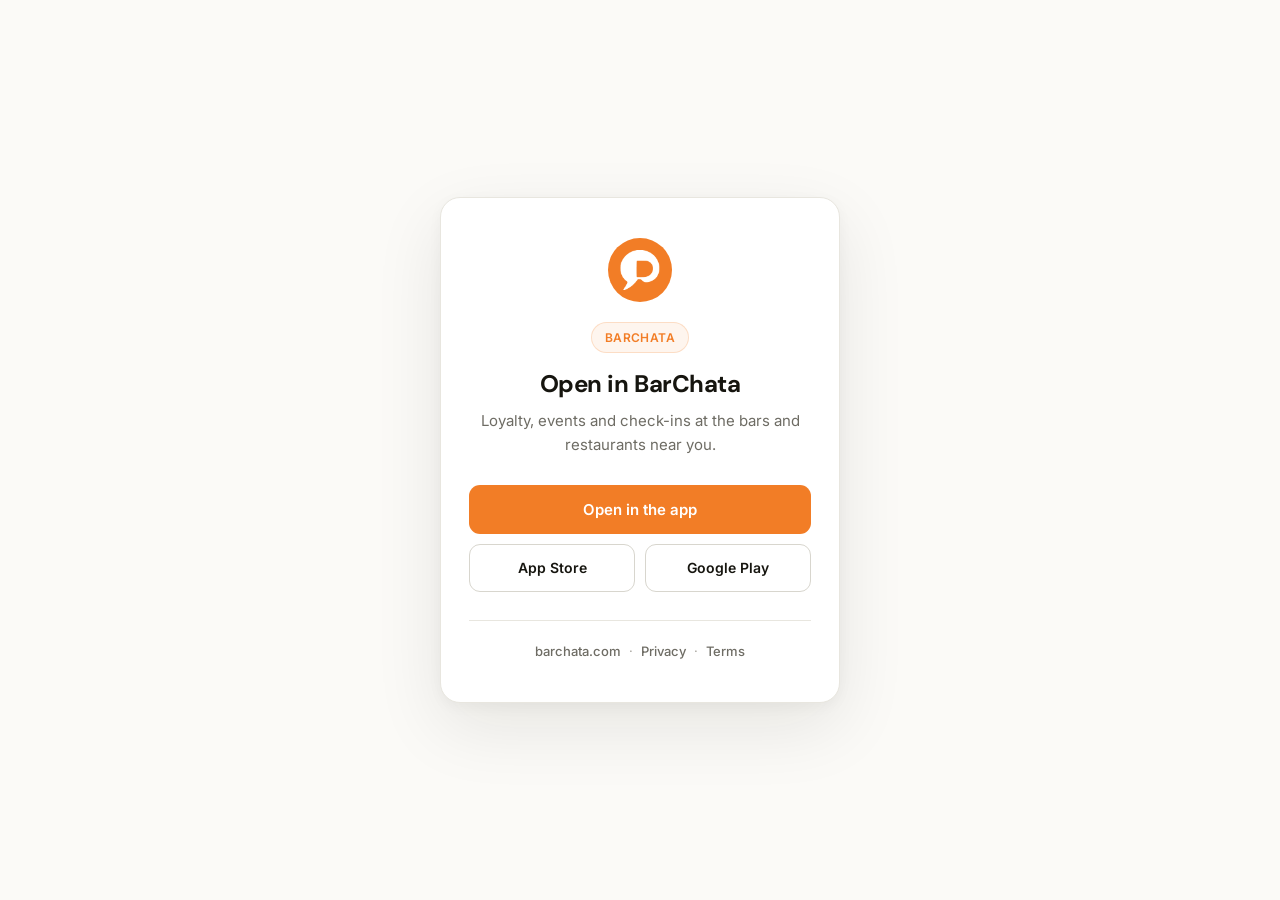
<file: link.html>
<!DOCTYPE html>
<html lang="en" data-theme="light">
<head>
<meta charset="UTF-8">
    <link rel="icon" href="/favicon.ico" sizes="any" />
    <link rel="icon" type="image/png" sizes="32x32" href="/favicon-32.png" />
    <link rel="icon" type="image/png" sizes="16x16" href="/favicon-16.png" />
    <link rel="apple-touch-icon" href="/apple-touch-icon.png" />
<meta name="viewport" content="width=device-width, initial-scale=1.0">
<title>Open in BarChata</title>
<meta name="description" content="Open this on BarChata - loyalty, events and check-ins at the bars and restaurants near you.">
<meta name="robots" content="noindex">

<!-- Link previews. These are generic on purpose: the page is static, so it
     cannot know whose profile or which post it is showing until the browser
     runs. A wrong-but-specific preview would be worse than a correct
     general one. -->
<meta property="og:site_name" content="BarChata">
<meta property="og:title" content="Open in BarChata">
<meta property="og:description" content="Loyalty, events and check-ins at the bars and restaurants near you.">
<meta property="og:type" content="website">
<meta name="twitter:card" content="summary">

<link rel="preconnect" href="https://fonts.googleapis.com">
<link href="https://fonts.googleapis.com/css2?family=DM+Sans:opsz,wght@9..40,600;9..40,700&family=Inter:wght@400;500;600&display=swap" rel="stylesheet">
<style>
*,*::before,*::after{margin:0;padding:0;box-sizing:border-box}
:root{
--orange:#F27D26;--orange-hover:#E06E14;
--orange-soft:rgba(242,125,38,0.08);--orange-border:rgba(242,125,38,0.2);
--bg:#FBFAF7;--surface:#FFFFFF;
--text:#16150F;--text-2:#6E6C64;--text-3:#A5A39B;
--border:#E8E6DF;--border-2:#D8D6CE;
--shadow:0 24px 70px rgba(22,21,15,0.09),0 4px 14px rgba(22,21,15,0.04);
}
@media (prefers-color-scheme:dark){
:root{
--orange:#F27D26;--orange-hover:#FF8C3A;
--orange-soft:rgba(242,125,38,0.12);--orange-border:rgba(242,125,38,0.28);
--bg:#0A0A0D;--surface:#151519;
--text:#F0EFE9;--text-2:#93918A;--text-3:#5F5E58;
--border:#222228;--border-2:#2C2C34;
--shadow:0 24px 70px rgba(0,0,0,0.5),0 4px 14px rgba(0,0,0,0.3);
}
}
html{-webkit-font-smoothing:antialiased}
body{font-family:'Inter',sans-serif;color:var(--text);background:var(--bg);line-height:1.6;
  min-height:100vh;display:flex;align-items:center;justify-content:center;padding:1.5rem}
a{color:inherit;text-decoration:none}
.card{width:100%;max-width:400px;background:var(--surface);border:1px solid var(--border);
  border-radius:20px;box-shadow:var(--shadow);padding:2.5rem 1.75rem;text-align:center}
.logo{width:64px;height:64px;border-radius:50%;margin:0 auto 1.25rem;display:flex;
  align-items:center;justify-content:center;background:var(--orange)}
.logo img{width:40px;height:40px;display:block}
.pill{display:inline-flex;align-items:center;font-size:12px;font-weight:600;letter-spacing:.04em;
  text-transform:uppercase;color:var(--orange);background:var(--orange-soft);
  border:1px solid var(--orange-border);padding:5px 13px;border-radius:100px;margin-bottom:1rem}
h1{font-family:'DM Sans',sans-serif;font-size:24px;font-weight:700;letter-spacing:-0.02em;
  line-height:1.25;margin-bottom:.6rem;word-break:break-word}
.sub{font-size:15px;color:var(--text-2);margin-bottom:1.75rem}
.btn{display:block;width:100%;padding:14px 20px;border-radius:11px;font-size:15px;font-weight:600;
  border:1px solid transparent;cursor:pointer;font-family:inherit;transition:all .15s}
.btn-primary{background:var(--orange);color:#fff;margin-bottom:.6rem}
.btn-primary:hover{background:var(--orange-hover)}
.stores{display:flex;gap:.6rem;margin-top:.6rem}
.btn-store{flex:1;background:var(--surface);border-color:var(--border-2);color:var(--text);
  font-size:14px;padding:12px 10px}
.btn-store:hover{border-color:var(--text-3)}
.foot{margin-top:1.75rem;padding-top:1.25rem;border-top:1px solid var(--border);
  font-size:13px;color:var(--text-3)}
.foot a{color:var(--text-2);font-weight:500}
.foot a:hover{color:var(--orange)}
</style>
</head>
<body>
<main class="card">
  <div class="logo"><img src="/assets/barchata-mark-white.png" alt="BarChata" width="40" height="40"></div>
  <div class="pill" id="kind">BarChata</div>
  <h1 id="title">Open in BarChata</h1>
  <p class="sub" id="sub">Loyalty, events and check-ins at the bars and restaurants near you.</p>

  <button class="btn btn-primary" id="open">Open in the app</button>

  <a class="btn btn-store" id="web" href="#" style="display:none;margin-top:.6rem">No app? Check in on the web</a>

  <div class="stores">
    <a class="btn btn-store" href="https://apps.apple.com/app/id6769344926">App Store</a>
    <a class="btn btn-store" href="https://play.google.com/store/apps/details?id=com.barchata.social">Google Play</a>
  </div>

  <p class="foot">
    <a href="/">barchata.com</a> &nbsp;·&nbsp;
    <a href="/privacy">Privacy</a> &nbsp;·&nbsp;
    <a href="/terms">Terms</a>
  </p>
</main>

<script>
(function () {
  // One page serves every shared link shape. Vercel rewrites /u/:username,
  // /post/:id, /venue/:id, /join and /events here, so the real path is still
  // in the address bar and is what tells us what to show.
  //
  // On iOS with the app installed the universal link means this page is
  // usually never seen at all. It exists for everyone else: someone without
  // the app, on desktop, or in an in-app browser that strips universal
  // links. Before it existed, all of those hit the 404 handler and were
  // bounced to the homepage with no idea what they had been sent.
  var path  = (location.pathname || '/').replace(/\/+$/, '') || '/';
  var parts = path.split('/').filter(Boolean);
  var head  = (parts[0] || '').toLowerCase();
  var value = parts[1] ? decodeURIComponent(parts[1]) : '';

  var params = new URLSearchParams(location.search);
  var ref    = (params.get('ref') || '').replace(/^@/, '');

  var kind  = document.getElementById('kind');
  var title = document.getElementById('title');
  var sub   = document.getElementById('sub');

  // The deep link mirrors the web path exactly - the app has a route file
  // for each of these, so barchata://post/<id> and barchata.com/post/<id>
  // land in the same place.
  var deep = 'barchata://' + parts.join('/') + (location.search || '');

  if (head === 'u' || head === 'user') {
    kind.textContent  = 'Profile';
    title.textContent = value ? '@' + value + ' on BarChata' : 'A profile on BarChata';
    sub.textContent   = 'See their check-ins, posts and the venues they go to.';
  } else if (head === 'post') {
    kind.textContent  = 'Post';
    title.textContent = 'A post on BarChata';
    sub.textContent   = 'Open the app to see the post and join the conversation.';
  } else if (head === 'venue') {
    kind.textContent  = 'Venue';
    title.textContent = 'A venue on BarChata';
    sub.textContent   = 'Check in, earn Hearts and see what is on tonight.';
  } else if (head === 'join') {
    kind.textContent  = 'Invitation';
    title.textContent = ref ? '@' + ref + ' invited you to BarChata' : 'You are invited to BarChata';
    sub.textContent   = 'Create your account and you will both earn Hearts.';
  } else if (head === 'scan') {
    // A venue check-in code (the QR on the coaster, table or bar). The app checks
    // members in with one tap. Guests without the app can still check in on the web.
    kind.textContent  = 'Check-in';
    title.textContent = 'Check in with BarChata';
    sub.textContent   = 'Open the app to check in and earn Hearts. No app yet? You can check in on the web.';
    if (value) {
      var web = document.getElementById('web');
      web.href = 'https://biz.barchata.com/scan/' + encodeURIComponent(value);
      web.style.display = 'block';
    }
  } else if (head === 'events') {
    kind.textContent  = 'Events';
    title.textContent = 'Events on BarChata';
    sub.textContent   = 'See what is happening tonight at venues near you.';
  }

  document.title = title.textContent;

  // Deliberately NOT automatic. Firing a custom scheme on load shows
  // "Safari cannot open the page" to everyone who does not have the app,
  // which is most people arriving here. A tap is an explicit signal that
  // the person believes they have it.
  document.getElementById('open').addEventListener('click', function () {
    var store = /android/i.test(navigator.userAgent)
      ? 'https://play.google.com/store/apps/details?id=com.barchata.social'
      : 'https://apps.apple.com/app/id6769344926';

    // If the app opens, this tab goes to the background and the timer never
    // runs. If it does not, the person lands on the store instead of on a
    // scheme error.
    var t = setTimeout(function () { location.href = store; }, 1500);
    window.addEventListener('pagehide', function () { clearTimeout(t); });
    document.addEventListener('visibilitychange', function () {
      if (document.hidden) clearTimeout(t);
    });

    location.href = deep;
  });
})();
</script>
</body>
</html>
</file>
